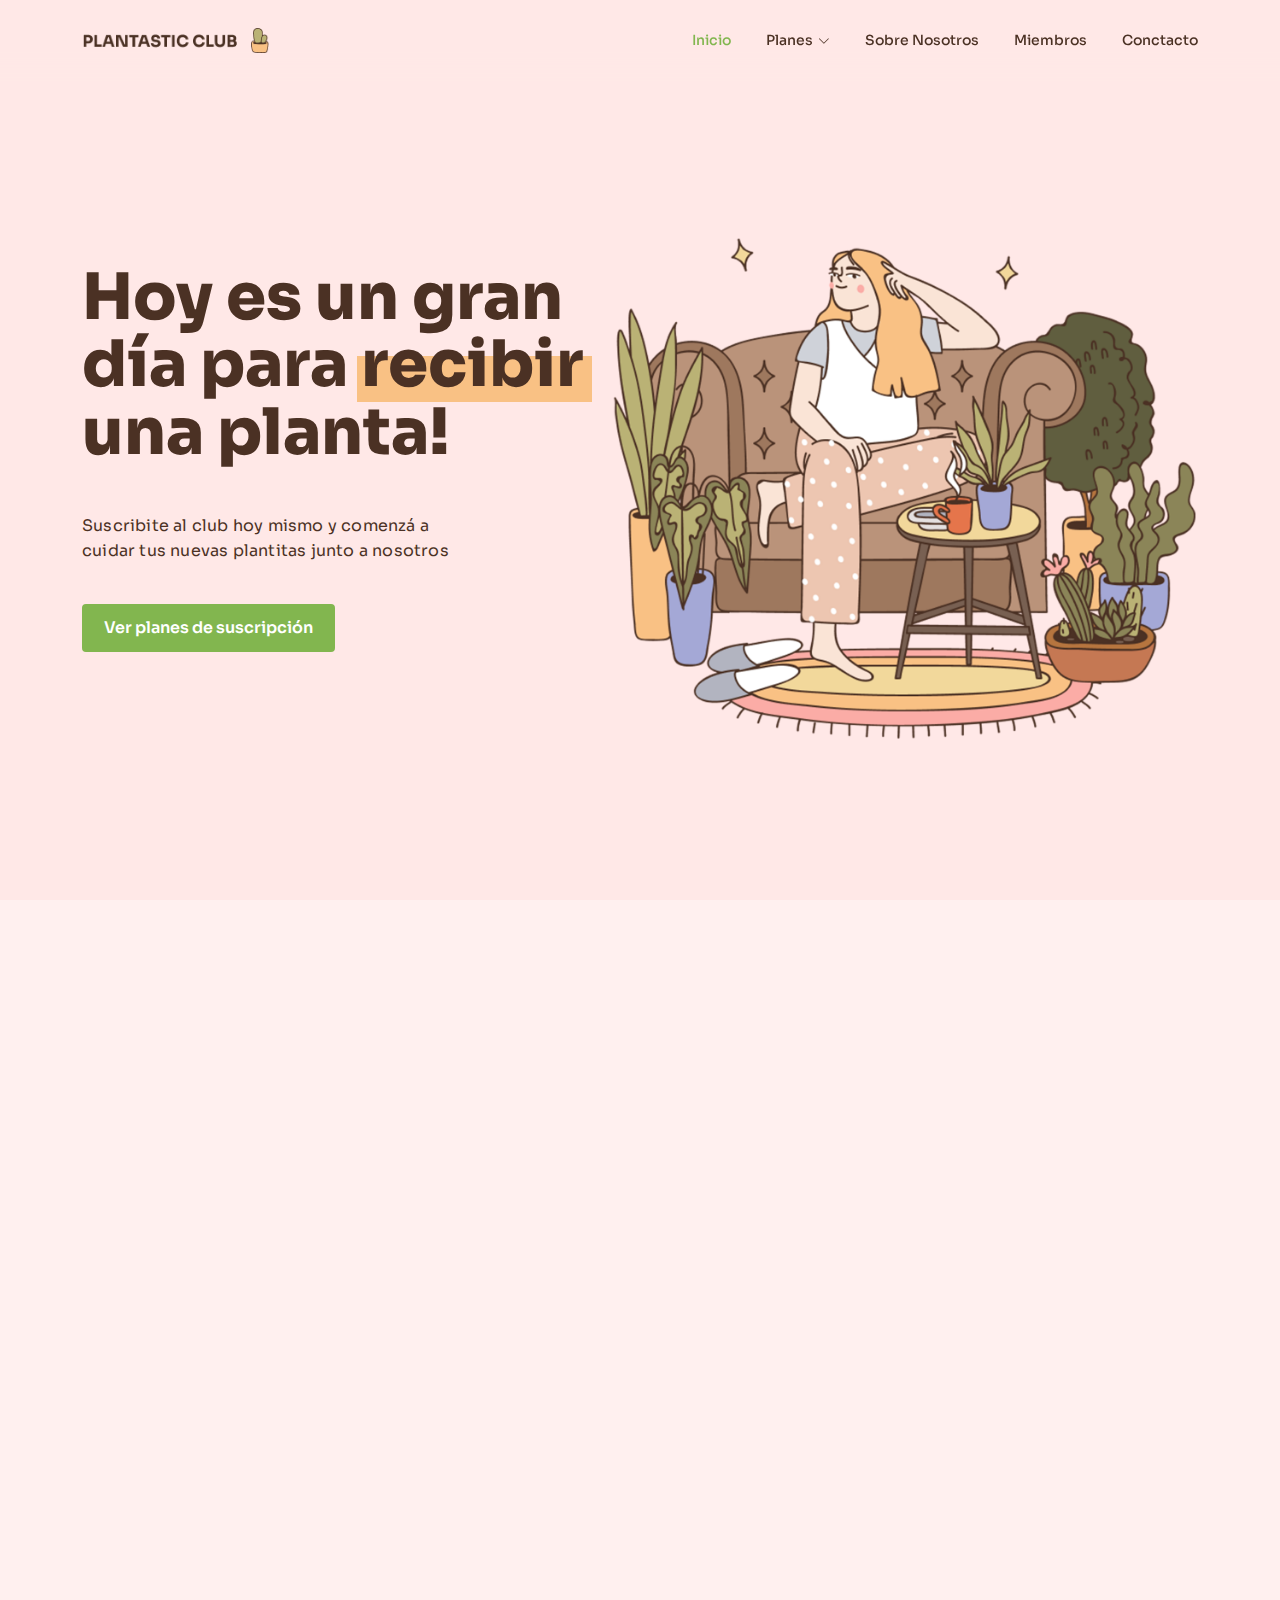
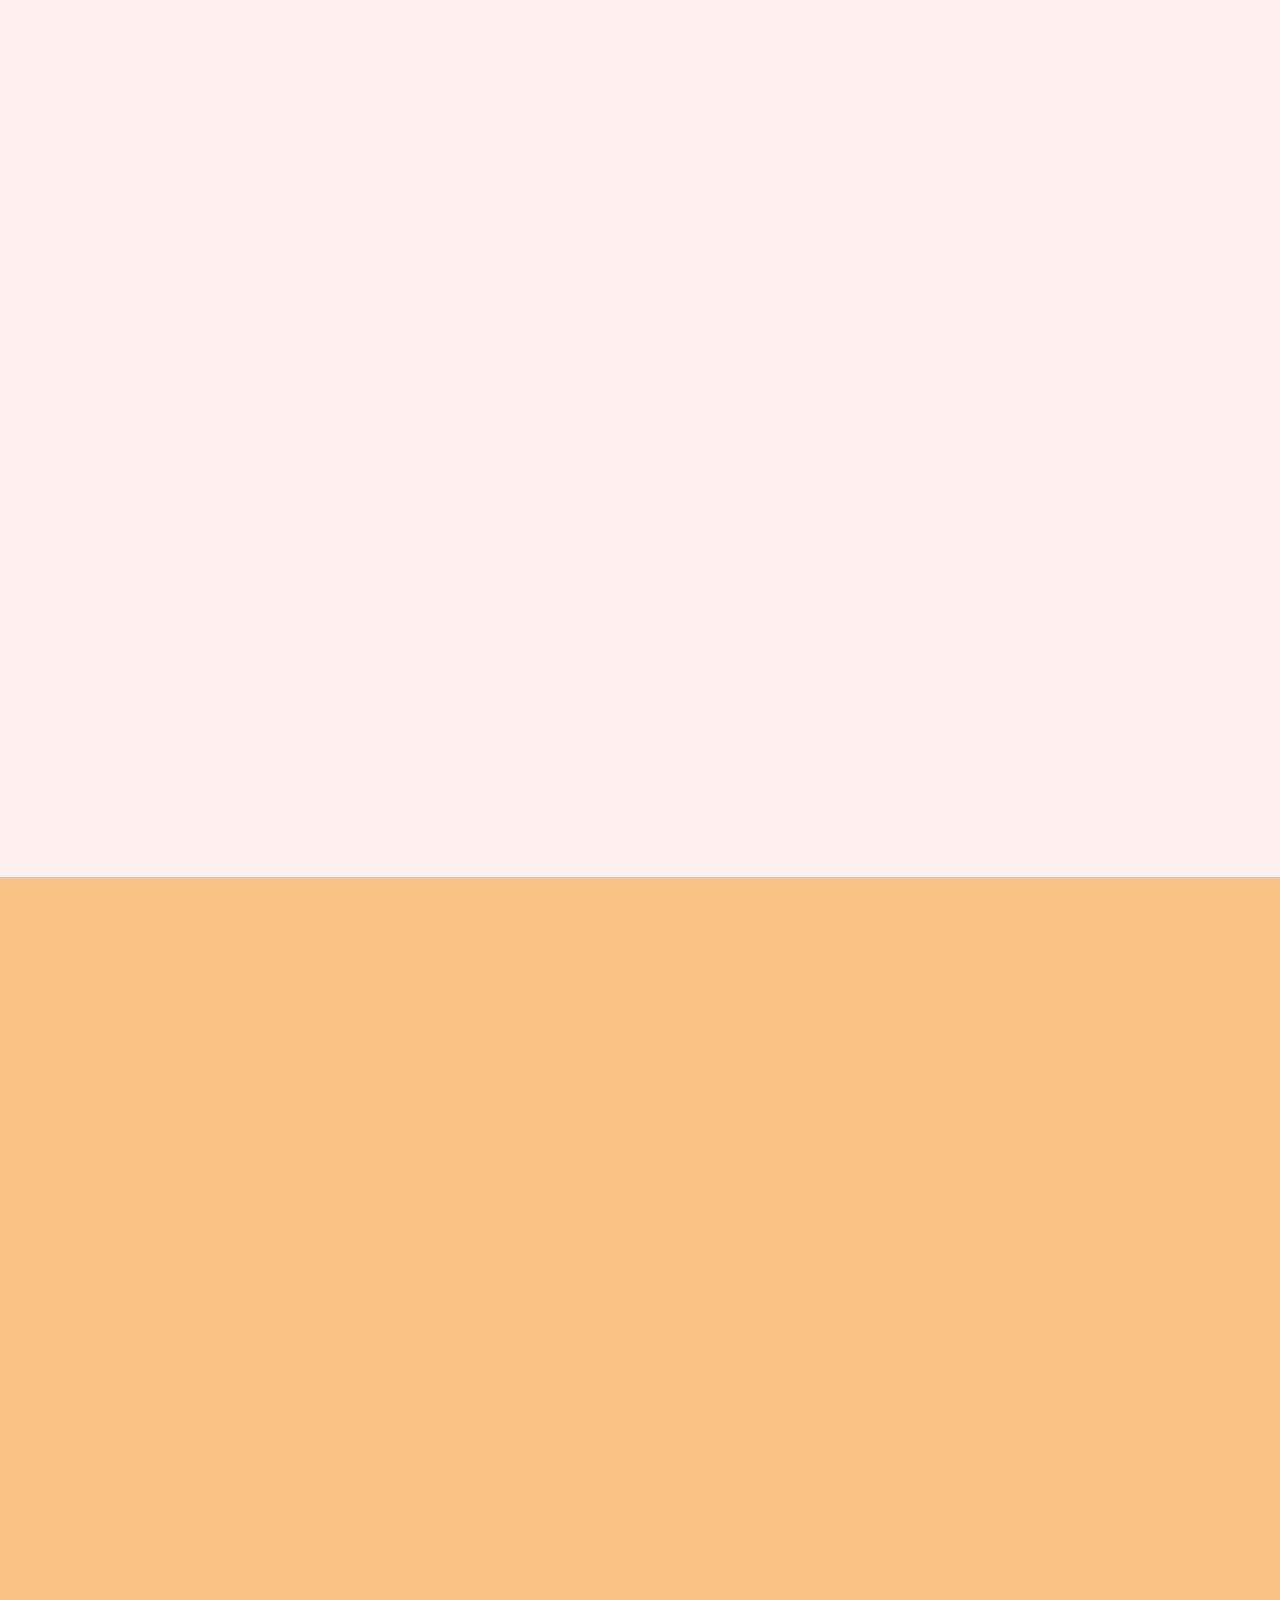
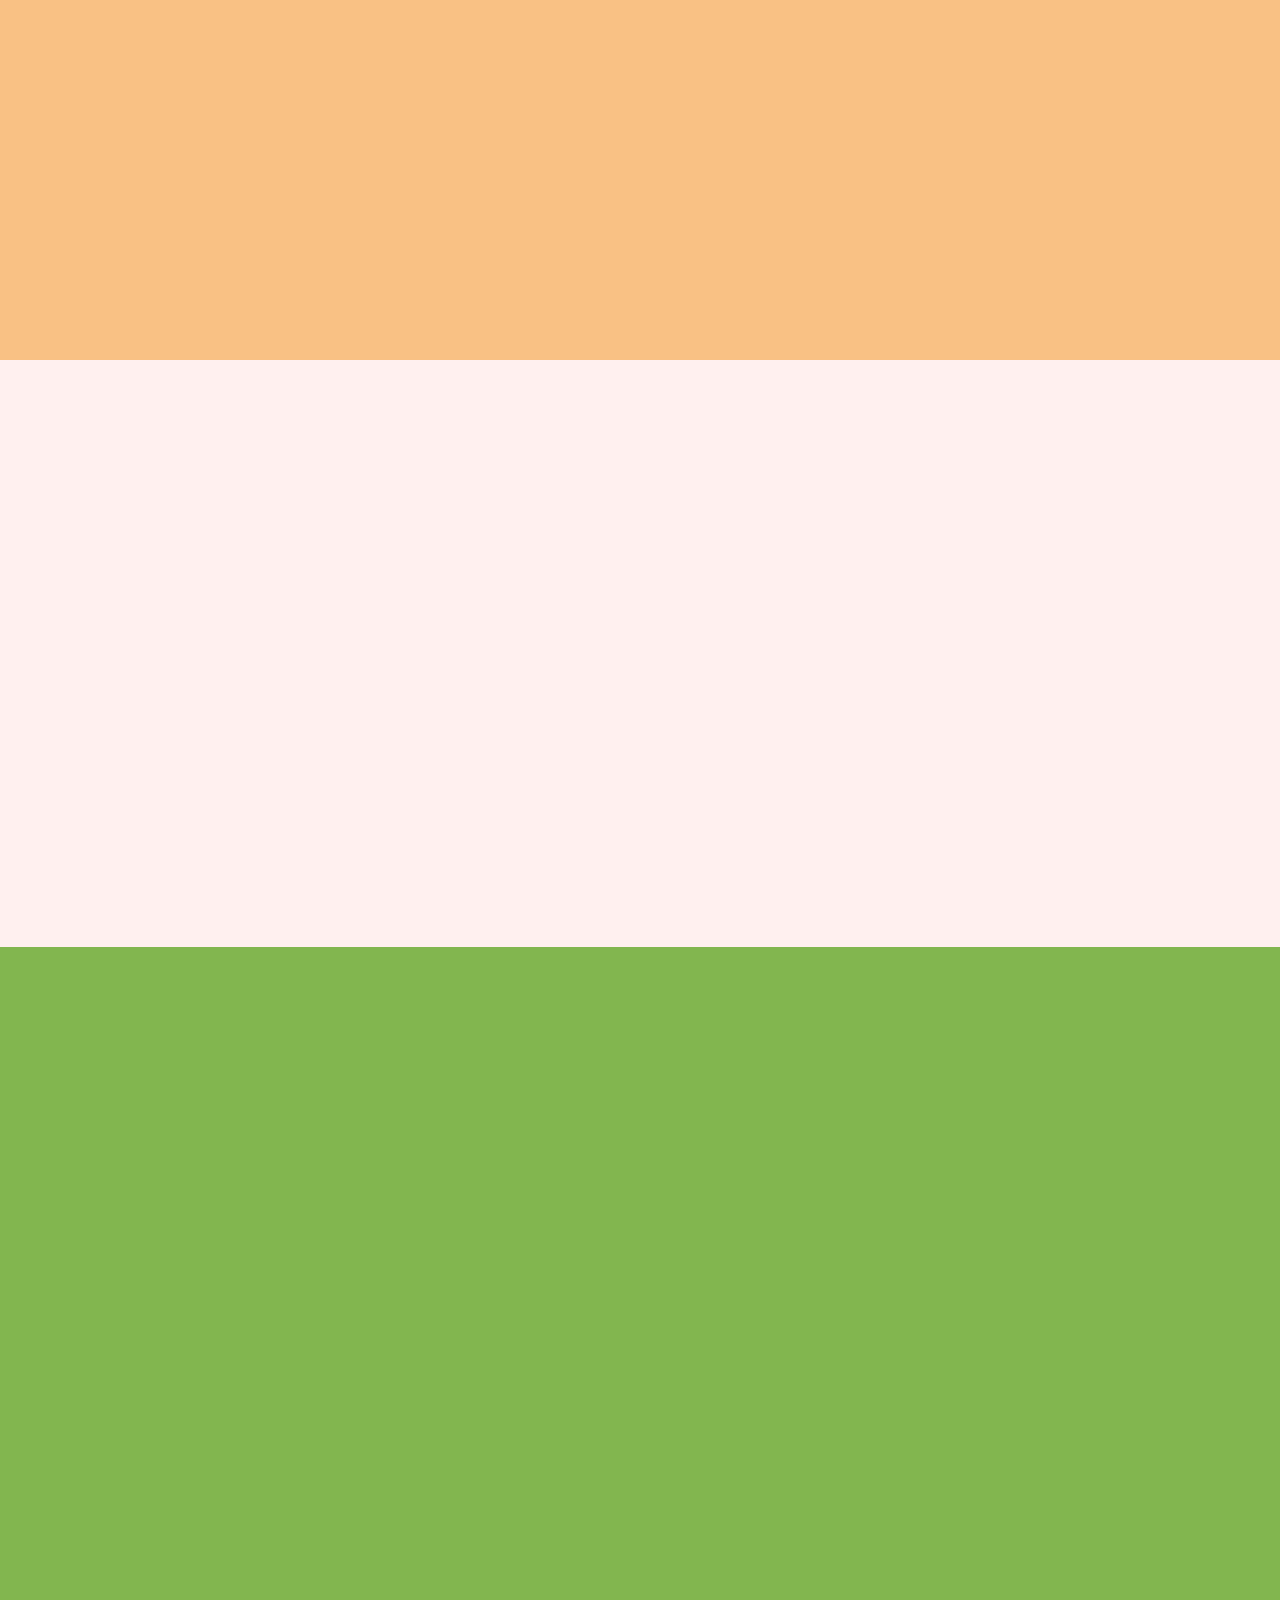
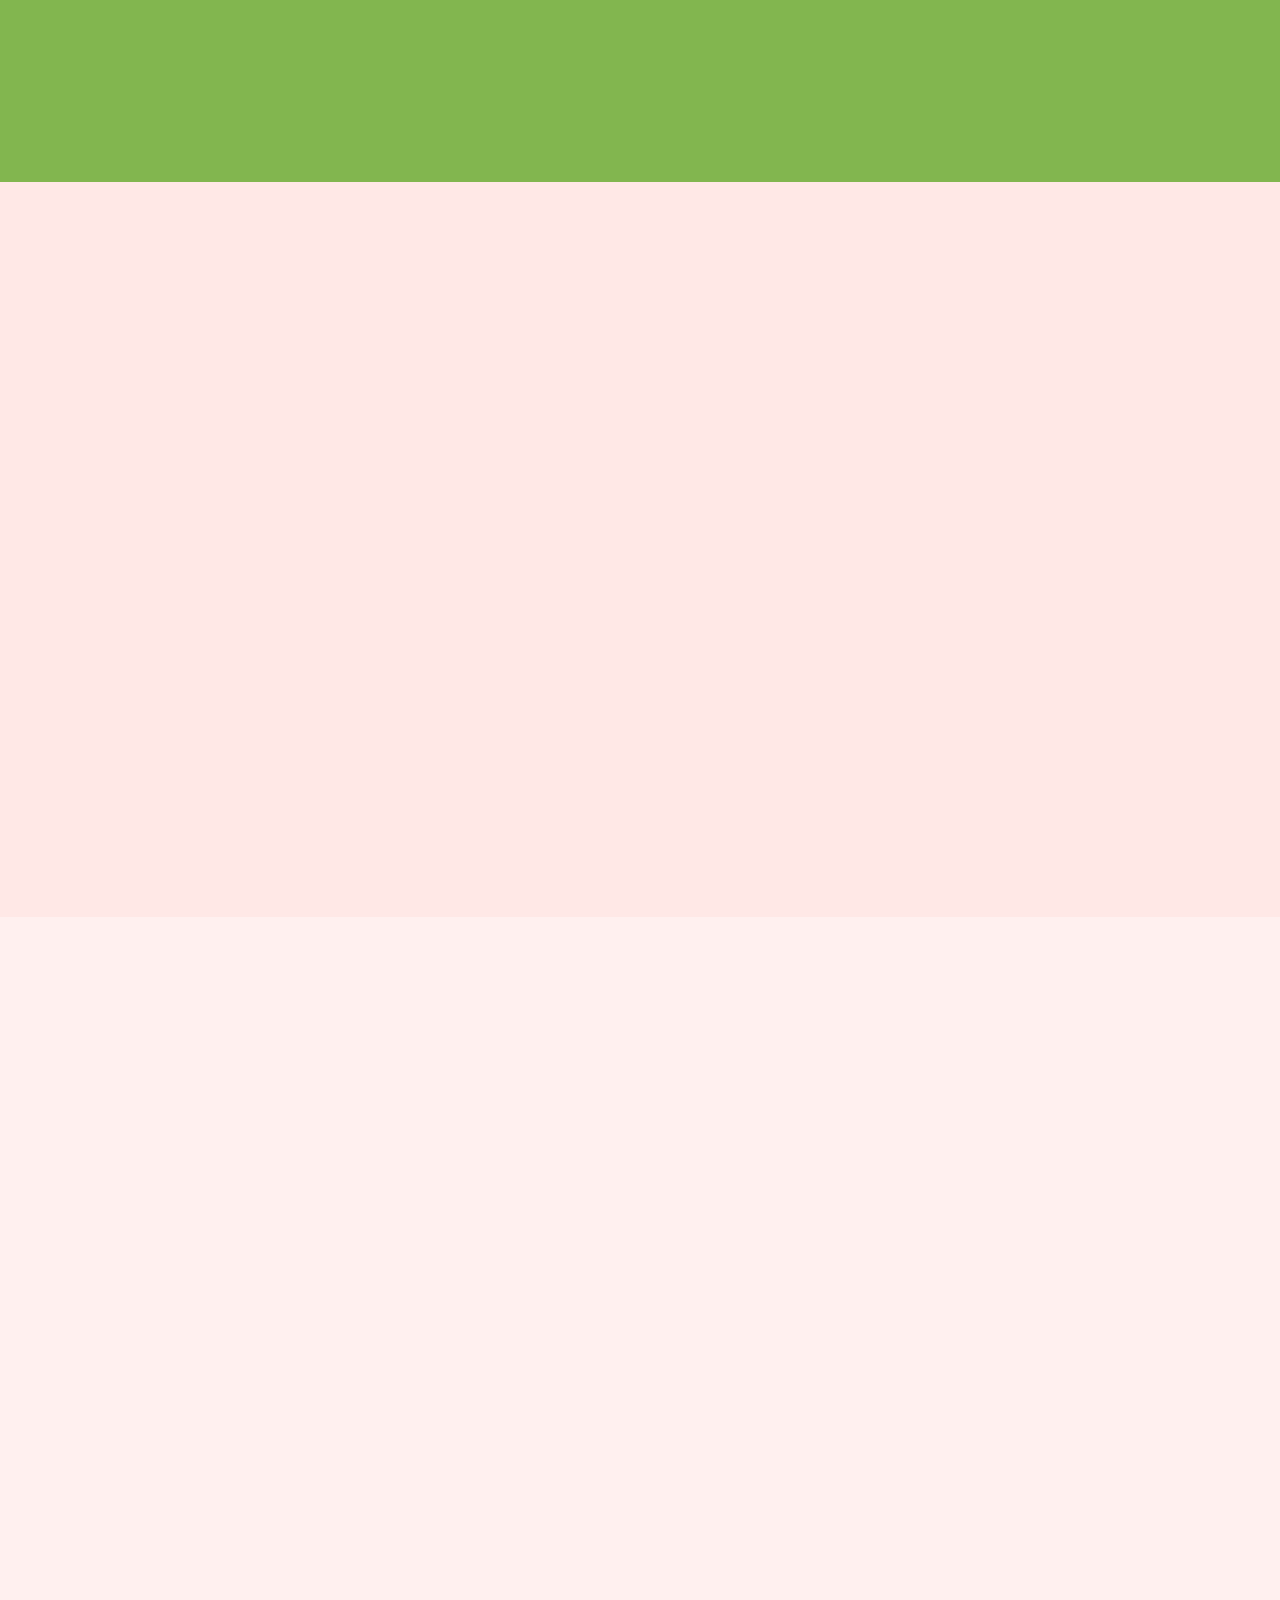
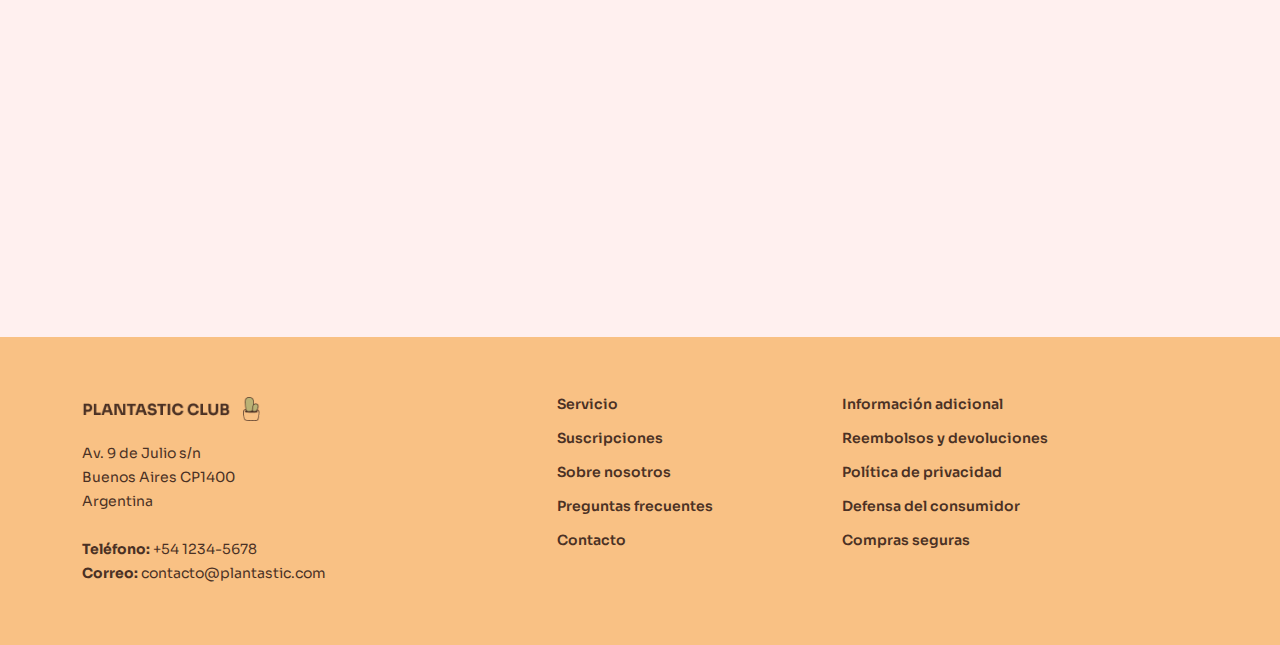
<file: index.html>
<!DOCTYPE html>
<html lang="en">

<head>
  <meta charset="utf-8">
  <meta content="width=device-width, initial-scale=1.0" name="viewport">

  <title>Plantastic Club</title>
  <meta content="" name="description">
  <meta content="" name="keywords">
  <meta content="#ffe8e7" name="theme-color">


  <!-- Favicons -->
  <link href="assets/img/favicon2.png" rel="icon">
  <link href="assets/img/apple-touch-icon.png" rel="apple-touch-icon">

  <!-- Vendor CSS Files -->
  <link href="assets/vendor/aos/aos.css" rel="stylesheet">
  <link href="assets/vendor/bootstrap/css/bootstrap.min.css" rel="stylesheet">
  <link href="assets/vendor/bootstrap-icons/bootstrap-icons.css" rel="stylesheet">
  <link href="assets/vendor/boxicons/css/boxicons.min.css" rel="stylesheet">
  <link href="assets/vendor/glightbox/css/glightbox.min.css" rel="stylesheet">
  <link href="assets/vendor/remixicon/remixicon.css" rel="stylesheet">
  <link href="assets/vendor/swiper/swiper-bundle.min.css" rel="stylesheet">

  <!-- Template Main CSS File -->
  <link href="assets/css/style.css" rel="stylesheet">
  <link href="assets/css/fuentes.css" rel="stylesheet">
</head>

<body>

  <!-- ======= Header ======= -->
  <header id="header" class="fixed-top d-flex align-items-center">
    <div class="container d-flex align-items-center">
      <a href="index.html" class="logo me-auto"><img src="assets/img/logo.png" alt=""></a>

      <nav id="navbar" class="navbar order-last order-lg-0">
        <ul>
          <li><a class="nav-link scrollto active" href="#hero">Inicio</a></li>
          <li class="dropdown"><a href="#pricing"><span>Planes</span> <i class="bi bi-chevron-down"></i></a>
            <ul>
              <li><a href="detalle.html">Plan Jardinero</a></li>
              <li><a href="detalle.html">Plan Botánico</a></li>
              <li><a href="detalle.html">Plan Agricultor</a></li>
            </ul>
          </li>
          <li><a class="nav-link scrollto" href="#nosotros">Sobre Nosotros</a></li>
          <li><a class="nav-link scrollto" href="#miembros">Miembros</a></li>
          <li><a class="nav-link scrollto" href="#contact">Conctacto</a></li>
          
        </ul>
        <i class="bi bi-list mobile-nav-toggle"></i>
      </nav><!-- .navbar -->

      <!--<a href="#about" class="get-started-btn scrollto">¡Suscribirse!</a>-->
    </div>
  </header><!-- End Header -->

  <!-- ======= Hero Section ======= -->
  <section id="hero" class="d-flex align-items-center">

    <div class="container"> <!--data-aos="zoom-out" data-aos-delay="100">-->
      <div class="rowhero justify-content-between">

        <div class="col-xl-6">
          <h1>Hoy es un gran día para
            <span class="highlight-container">
              <span class="highlight">recibir</span>
            </span> una planta!
          </h1>
          <div class="subtitulo-hero col-xl-8">
            <h2>Suscribite al club hoy mismo y comenzá a cuidar tus nuevas plantitas junto a
              nosotros<!--<span class="marca">Club</span>--></h2>
          </div>
          <a class="btn-get-started" href="#pricing">Ver planes de suscripción</a>
          <!-- <a href="#about" class="btn-get-started scrollto">Get Started</a>-->
        </div>

        <div class="col-xl-6 d-flex justify-content-end">
          <img src="assets/img/hero.png" class="img-hero" alt="#">
        </div>
      </div>
    </div>

  </section><!-- End Hero -->

  <main id="main">

    <!-- ======= Team Section ======= -->
    <section id="nuestro" class="team section-servicio">
      <div class="container" data-aos="fade-up">

        <div class="section-title">
          <h4>¿CÓMO FUNCIONA?</h4>
          <h2>Servicio de huerta a puerta</h2>
        </div>

        <div class="rowteam">

          <div class="col-lg-3 d-flex align-items-center">
            <div class="member" data-aos="fade-up" data-aos-delay="100">
              <div class="member-img text-center">
                <img src="assets/img/services/service01.png" class="img-fluid" alt="#">
              </div>
              <div class="member-porque">
                <h4>SELECCIONÁ TU PLAN</h4>
                <p>En muy simples pasos te suscribis y sos parte de nuestro club</p>
              </div>
            </div>
          </div>

          <div class="col-lg-3 d-flex align-items-center">
            <div class="member" data-aos="fade-up" data-aos-delay="100">
              <div class="member-img text-center">
                <img src="assets/img/services/service02.png" class="img-fluid" alt="#">
              </div>
              <div class="member-porque">
                <h4>RECIBÍ EN TU CASA</h4>
                <p>Todos los meses recibirás una nueva plantita sorpresa que cuidar</p>
              </div>
            </div>
          </div>

          <div class="col-lg-3 d-flex align-items-center">
            <div class="member" data-aos="fade-up" data-aos-delay="100">
              <div class="member-img text-center">
                <img src="assets/img/services/service03.png" class="img-fluid" alt="#">
              </div>
              <div class="member-porque">
                <h4>DISFRUTÁ SIN PROBLEMAS</h4>
                <p>Ahora solo te queda enamorarte de las bellezas que te enviaremos</p>
              </div>
            </div>
          </div>


        </div>

      </div>
    </section><!-- End Team Section -->


    <!-- ======= Tabs Section ======= -->
    <section id="tabs" class="tabs">
      <div class="container" data-aos="fade-up">
        <div class="tab-content">
          <div class="tab-pane active show" id="tab-1">

            <div class="row-doble">

              <div class="section-title align-items-center">
                <h4>POR SI TE QUEDAN DUDAS...</h4>
                <h2>¿Por qué ser miembro de nuestro club?</h2>
              </div>

              <div class="col-lg-5 porque-mobile d-flex align-items-center" data-aos="fade-up" data-aos-delay="100">

                <ul>
                  <div class="listita">
                    <li>ATENCIÓN PERSONAL</li>
                    <p>Brindaremos toda la atención posible para que tus plantas tengan el mejor crecimiento a tu lado
                    </p>
                  </div>

                  <div class="listita">
                    <li>TRABAJO PROFESIONAL</li>
                    <p>Nuestro equipo seleccionará tus plantas con un cuidado minucioso, para así, brindarte un
                      excelente servicio
                    </p>
                  </div>

                  <div class="listita-fin">
                    <li>NO NECESITARÁS EXPERIENCIA</li>
                    <p>Recibirás instrucciones en todo momento para saber cómo conservar las plantitas en el mejor
                      estado
                    </p>
                  </div>
                </ul>

              </div>


              <div class="col-lg-5 d-flex justify-content-end" data-aos="fade-up" data-aos-delay="200">
                <img src="assets/img/porque/porque-3.png" alt="¿Por qué?" class="img-porque">
              </div>
            </div>
          </div>
        </div>
      </div>
    </section><!-- End Tabs Section -->


    <!-- ======= Pricing Section ======= -->
    <section id="pricing" class="pricing section-price">
      <div class="container" data-aos="fade-up">

        <div class="section-precios align-items-center">
          <h4>ELEGÍ TU PLAN</h4>
          <h2>¡Es el momento de suscribirse!</h2>
        </div>

        <div class="row-price">

          <div class="col-lg-3 col-md-6 mt-4 mt-md-0">
            <div class="box" data-aos="fade-up" data-aos-delay="100">
              <img src="assets/img/box/planjardinero.png" alt="Box" class="img-box">
              <h2>PLAN JARDINERO</h2>
              <h4>SUSCRIPCIÓN DE 3 MESES</h4>
              <ul>

                <li><i class="bi bi-check-circle-fill" style="padding-right: 8px;"></i>Planta del mes con maceta</li>
                <li><i class="bi bi-check-circle-fill" style="padding-right: 8px;"></i>Herramientas de jardinería</li>
                <li><i class="bi bi-check-circle-fill" style="padding-right: 8px;"></i>Guía instructiva para cuidar</li>

              </ul>
              <div class="precios">
                <h3>AR$ 3499<span> /mes</span></h3>
                <div class="btn-wrap-none" href="detalle.html">
                  <a class="btn-buy-featured" href="detalle.html">¡Quiero este plan!</a>
                </div>
              </div>
            </div>
          </div>

          <div class="col-lg-3 col-md-6 mt-4 mt-md-0">
            <div class="box featured" data-aos="fade-up" data-aos-delay="100">
              <img src="assets/img/box/planbotanico.png" alt="Box" class="img-box">
              <h2>PLAN BOTÁNICO</h2>
              <h4>SUSCRIPCIÓN DE 12 MESES</h4>
              <ul>

                <li><i class="bi bi-check-circle-fill" style="padding-right: 8px;"></i>Planta del mes con maceta</li>
                <li><i class="bi bi-check-circle-fill" style="padding-right: 8px;"></i>Herramientas de jardinería</li>
                <li><i class="bi bi-check-circle-fill" style="padding-right: 8px;"></i>Guía instructiva para cuidar</li>
                <li style="color: #82B64F;"><i class="bi bi-gift-fill" style="color: #82B64F;padding-top: 14px; padding-right: 8px;"></i>Regalo sorpresa mensual</li>
                <li style="color: #82B64F;"><i class="bi bi-youtube" style="color: #82B64F; padding-top: 14px; padding-right: 8px;"></i>Acceso a contenidos de YouTube todos los meses</li>

              </ul>
              <h5 class="destacado">AR$ 2499<span> /mes</span></h5>
              <div class="btn-wrap" href="detalle.html">
                <a class="btn-buy-featured" href="detalle.html">¡Quiero este plan!</a>
              </div>
            </div>
          </div>

          <div class="col-lg-3 col-md-6 mt-4 mt-md-0">
            <div class="box" data-aos="fade-up" data-aos-delay="100">
              <img src="assets/img/box/planagricultor.png" alt="Box" class="img-box">
              <h2>PLAN AGRICULTOR</h2>
              <h4>SUSCRIPCIÓN DE 6 MESES</h4>
              <ul>

                <li><i class="bi bi-check-circle-fill" style="padding-right: 8px;"></i>Planta del mes con maceta</li>
                <li><i class="bi bi-check-circle-fill" style="padding-right: 8px;"></i>Herramientas de jardinería</li>
                <li><i class="bi bi-check-circle-fill" style="padding-right: 8px;"></i>Guía instructiva para cuidar</li>
                <li style="color: #82B64F;"><i class="bi bi-gift-fill" style="color: #82B64F;padding-top: 14px; padding-right: 8px;"></i>Regalo sorpresa mensual</li>

              </ul>
              <div class="precios">
                <h3>AR$ 2999<span> /mes</span></h3>
                <div class="btn-wrap-none" href="detalle.html">
                  <a class="btn-buy-featured" href="detalle.html">¡Quiero este plan!</a>
                </div>
              </div>
            </div>
          </div>

        </div>

    </section><!-- End Pricing Section -->


    <!-- ======= Tabs Section ======= -->
    <section id="nosotros" class="tabs">
      <div class="container" data-aos="fade-up">

        <div class="row-doble-about">

          <div class="section-about col-lg-5 d-flex" data-aos="fade-up" data-aos-delay="100">
            <h4>NO NACIMOS DE UN REPOLLO</h4>
            <h2>Conocé un poco sobre nosotros</h2>
            <p>Somos un experimentado grupo de ingenieros agrónomos oriundos de Misiones. Nuestro plan fue unirnos
              para mejorar la calidad de vida de las familias, concientizando sobre los cuidados al respecto de
              las plantas de interior.</p>
          </div>

          <div class="col-lg-5 d-flex" data-aos="fade-up" data-aos-delay="200">
            <img src="assets/img/nosotros/about.png" alt="¿Por qué?" class="img-porque">
          </div>

        </div>
      </div>

    </section><!-- End Tabs Section -->

    <!-- ======= Miembros Section ======= -->

    <section id="miembros" class="miembros">
      <div class="container" data-aos="fade-up">

        <div class="row-doble-reseña">
          <div class="section-title resenas-miembros align-items-center">
            <h4>NUESTRA COMUNIDAD</h4>
            <h2>Las reseñas de nuestros miembros</h2>
          </div>
        </div>

        <div id="carouselExampleIndicators" class="carousel slide" data-bs-ride="carousel">

          <div class="carousel-indicators">
            <button type="button" data-bs-target="#carouselExampleIndicators" data-bs-slide-to="0" class="active"
              aria-current="true" aria-label="Slide 1"></button>
            <button type="button" data-bs-target="#carouselExampleIndicators" data-bs-slide-to="1"
              aria-label="Slide 2"></button>
            <button type="button" data-bs-target="#carouselExampleIndicators" data-bs-slide-to="2"
              aria-label="Slide 3"></button>
          </div>

          <div class="carousel-inner">

            <div class="carousel-item active">

              <div class="row-doble-reseña">
                <div class="col-lg-4 d-flex" id="reseña" data-aos="fade-up" data-aos-delay="100">
                  <div class="comentario">
                    <img src="assets/img/reseñas/cristian-perfil.png" alt="">
                    <h3>CRISTIAN RODRÍGUEZ</h3>
                    <h5>Miembro del Plan Botánico</h5>
                    <p>“Estoy muy feliz de cómo crecen todas las plantas que fui recibiendo para mi living”</p>
                  </div>
                </div>
                <div class="col-lg-5 d-flex" data-aos="fade-up" data-aos-delay="200">
                  <img src="assets/img/reseñas/cristian.png" alt="¿Por qué?" class="img-porque">
                </div>
              </div>

            </div>

            <div class="carousel-item active">

              <div class="row-doble-reseña">
                <div class="col-lg-4 d-flex" id="reseña" data-aos="fade-up" data-aos-delay="100">
                  <div class="comentario">
                    <img src="assets/img/reseñas/cristian-perfil.png" alt="">
                    <h3>CRISTIAN RODRÍGUEZ</h3>
                    <h5>Miembro del Plan Botánico</h5>
                    <p>“Estoy muy feliz de cómo crecen todas las plantas que fui recibiendo para mi living”</p>
                  </div>
                </div>
                <div class="col-lg-5 d-flex" data-aos="fade-up" data-aos-delay="200">
                  <img src="assets/img/reseñas/cristian.png" alt="¿Por qué?" class="img-porque">
                </div>
              </div>

            </div>

            <div class="carousel-item active">

              <div class="row-doble-reseña">
                <div class="col-lg-4 d-flex" id="reseña" data-aos="fade-up" data-aos-delay="100">
                  <div class="comentario">
                    <img src="assets/img/reseñas/cristian-perfil.png" alt="">
                    <h3>CRISTIAN RODRÍGUEZ</h3>
                    <h5>Miembro del Plan Botánico</h5>
                    <p>“Estoy muy feliz de cómo crecen todas las plantas que fui recibiendo para mi living”</p>
                  </div>
                </div>
                <div class="col-lg-5 d-flex" data-aos="fade-up" data-aos-delay="200">
                  <img src="assets/img/reseñas/cristian.png" alt="¿Por qué?" class="img-porque">
                </div>
              </div>

            </div>

          </div>

        </div>


      </div>
    </section><!-- End Tabs Section -->


    <!-- ======= Favoritas ======= -->
    <section id="favoritas" class="favoritas">
      <div class="container" data-aos="fade-up">

        <div class="row-doble-reseña">
          <div class="section-title align-items-center">
            <h4>LAS PLANTITAS DE AGOSTO</h4>
            <h2>Sus favoritas del mes pasado</h2>
            <p>Se acerca la primavera y nosotros ya enviamos las mejores plantitas para la época. Si te gustaron estas,
              preparate para las que se vienen...</p>
          </div>
        </div>

        <div class="seccion-favoritas">

          <div class="plantas">
            <img src="assets/img/plantas/planta01.png" alt="">
            <h5>Ver más <img class="flecha" src="assets/img/plantas/vector.svg" alt=""></h5>
          </div>
          <div class="plantas">
            <img src="assets/img/plantas/planta02.png" alt="">
            <h5>Ver más <img class="flecha" src="assets/img/plantas/vector.svg" alt=""></h5>
          </div>
          <div class="plantas">
            <img src="assets/img/plantas/planta03.png" alt="">
            <h5>Ver más <img class="flecha" src="assets/img/plantas/vector.svg" alt=""></h5>
          </div>
          <div class="plantas">
            <img src="assets/img/plantas/planta04.png" alt="">
            <h5>Ver más <img class="flecha" src="assets/img/plantas/vector.svg" alt=""></h5>
          </div>
        </div>

    </section>

    <!-- ======= Frequently Asked Questions Section ======= -->
    <section id="faq" class="faq">
      <div class="container" data-aos="fade-up">

        <div class="section-title">
          <h2>Preguntas más frecuentes</h2>
        </div>

        <div class="row-faq">
          <div class="col-lg-5">
            <ul class="faq-list accordion" data-aos="fade-up">

              <li>
                <a data-bs-toggle="collapse" class="collapsed" data-bs-target="#faq1">¿Cuando puedo cancelar mi
                  suscripción?
                  <i class="bx bx-chevron-down icon-show"></i><i class="bx bx-x icon-close"></i></a>
                <div id="faq1" class="collapse" data-bs-parent=".faq-list">
                  <p>
                    Sí, en cualquier momento que quieras y te devolveremos el dinero por el tiempo que te suscribiste.
                  </p>
                </div>
              </li>

              <li>
                <a data-bs-toggle="collapse" data-bs-target="#faq2" class="collapsed">¿Cuáles son los métodos de
                  pago?
                  <i class="bx bx-chevron-down icon-show"></i><i class="bx bx-x icon-close"></i></a>
                <div id="faq2" class="collapse" data-bs-parent=".faq-list">
                  <p>
                    Podés suscribirte con tarjetas de crédito, débito y otros medios de pago digitales como PayPal, Apple Pay, Mercado Pago o Modo.
                  </p>
                </div>
              </li>

              <li>
                <a data-bs-toggle="collapse" data-bs-target="#faq3" class="collapsed">¿Puedo cambiarme a un plan
                  superior al que tengo?
                  <i class="bx bx-chevron-down icon-show"></i><i class="bx bx-x icon-close"></i></a>
                <div id="faq3" class="collapse" data-bs-parent=".faq-list">
                  <p>
                    Sí y de manera muy sencilla. Si deseas aumentar tu plan te comunicás con nosotros y generamos la nueva suscripción.
                  </p>
                </div>
              </li>

            </ul>
          </div>


          <div class="col-lg-5">
            <ul class="faq-list accordion" data-aos="fade-up">

              <li>
                <a data-bs-toggle="collapse" data-bs-target="#faq4" class="collapsed">¿Cuánto tiempo tarda en llegar
                  mi
                  primer planta?<i class="bx bx-chevron-down icon-show"></i><i class="bx bx-x icon-close"></i></a>
                <div id="faq4" class="collapse" data-bs-parent=".faq-list">
                  <p>
                    Puede demorar entre 3 y 10 días hábiles dependiendo de la ubicación de entrega.
                  </p>
                </div>
              </li>

              <li>
                <a data-bs-toggle="collapse" data-bs-target="#faq5" class="collapsed">¿Cómo se realiza el envío?<i
                    class="bx bx-chevron-down icon-show"></i><i class="bx bx-x icon-close"></i></a>
                <div id="faq5" class="collapse" data-bs-parent=".faq-list">
                  <p>
                    El envío viene incluido con la suscripción y lo entrega nuestro transporte de confianza con mucho cuidado.
                  </p>
                </div>
              </li>

              <li>
                <a data-bs-toggle="collapse" data-bs-target="#faq6" class="collapsed">¿Puedo saber que planta me
                  tocará cada mes?<i class="bx bx-chevron-down icon-show"></i><i class="bx bx-x icon-close"></i></a>
                <div id="faq6" class="collapse" data-bs-parent=".faq-list">
                  <p>
                    No, las plantas son sorpresa y de eso se trata nuestra suscripción. Igualmente no hay de que preocuparse porque son todas hermosas y te van a encantar.
                  </p>
                </div>
              </li>

            </ul>
          </div>
        </div>

      </div>
    </section><!-- End Frequently Asked Questions Section -->


    <!-- ======= Contact Section ======= -->
    <section id="contact" class="contact">
      <div class="container" data-aos="fade-up">



        <div class="row justify-content-around" data-aos="fade-up" data-aos-delay="100">

          <div class="section-contacto col-lg-4">
            <h2>¿Te quedó alguna duda?</h2>
            <p>No dudes en consultar y te ayudaremos con lo que necesites.</p>
          </div>

          <div class="col-lg-6">
            <form action="forms/contact.php" method="post" role="form" class="php-email-form">
              <div class="row">
                <div class="col form-group">
                  <input type="text" name="name" class="form-control" id="name" placeholder="Nombre y Apellido"
                    required>
                </div>
                <div class="col form-group">
                  <input type="email" class="form-control" name="email" id="email" placeholder="Correo electrónico"
                    required>
                </div>
              </div>
              <div class="form-group">
                <input type="text" class="form-control" name="subject" id="subject" placeholder="Asunto" required>
              </div>
              <div class="form-group">
                <textarea class="form-control" name="message" rows="5" placeholder="Mensaje" required></textarea>
              </div>
              <div class="my-3">
                <div class="loading">Loading</div>
                <div class="error-message"></div>
                <div class="sent-message">Your message has been sent. Thank you!</div>
              </div>
              <div ><button type="submit">Enviar mensaje</button></div>
            </form>
          </div>

        </div>

      </div>
    </section><!-- End Contact Section -->

  </main><!-- End #main -->

  <!-- ======= Footer ======= -->
  <footer id="footer">

    <div class="footer-top">
      <div class="container">
        <div class="row justify-content-between">

          <div class="col-lg-4 col-md-6 footer-contact">
            <img src="assets/img/logo.png" alt="">
            <p style="margin-top: 20px;color: #4B3124;">
              Av. 9 de Julio s/n<br>
              Buenos Aires CP1400<br>
              Argentina<br><br>
              <strong>Teléfono:</strong> +54 1234-5678<br>
              <strong>Correo:</strong> contacto@plantastic.com<br>
            </p>
          </div>

          <div class="col-lg-2 col-md-6 footer-links">
          
            <ul>
              <li><a href="#">Servicio</a></li>
              <li><a href="#">Suscripciones</a></li>
              <li><a href="#">Sobre nosotros</a></li>
              <li><a href="#">Preguntas frecuentes</a></li>
              <li><a href="#">Contacto</a></li>
            </ul>

          </div>

          <div class="col-lg-4 col-md-6 footer-links">
            
            <ul>
              <li><a href="#">Información adicional</a></li>
              <li><a href="#">Reembolsos y devoluciones</a></li>
              <li><a href="#">Política de privacidad</a></li>
              <li><a href="#">Defensa del consumidor</a></li>
              <li><a href="#">Compras seguras</a></li>
            </ul>
            
          </div>

        </div>
      </div>
    </div>

    <!--<div class="container d-md-flex py-4">

      <div class="me-md-auto text-center text-md-start">
        <div class="copyright">
          &copy; Copyright <strong><span>Presento</span></strong>. All Rights Reserved
        </div>
        <div class="credits"> -->
          <!-- All the links in the footer should remain intact. -->
          <!-- You can delete the links only if you purchased the pro version. -->
          <!-- Licensing information: https://bootstrapmade.com/license/ -->
          <!-- Purchase the pro version with working PHP/AJAX contact form: https://bootstrapmade.com/presento-bootstrap-corporate-template/ -->
          <!--Designed by <a href="https://bootstrapmade.com/">BootstrapMade</a>
        </div>
      </div>
      <div class="social-links text-center text-md-end pt-3 pt-md-0">
        <a href="#" class="twitter"><i class="bx bxl-twitter"></i></a>
        <a href="#" class="facebook"><i class="bx bxl-facebook"></i></a>
        <a href="#" class="instagram"><i class="bx bxl-instagram"></i></a>
        <a href="#" class="google-plus"><i class="bx bxl-skype"></i></a>
        <a href="#" class="linkedin"><i class="bx bxl-linkedin"></i></a>
      </div>
    </div>-->
  </footer><!-- End Footer -->

  <a href="#" class="back-to-top d-flex align-items-center justify-content-center"><i
      class="bi bi-arrow-up-short"></i></a>

  <!-- Vendor JS Files -->
  <script src="assets/vendor/purecounter/purecounter_vanilla.js"></script>
  <script src="assets/vendor/aos/aos.js"></script>
  <script src="assets/vendor/bootstrap/js/bootstrap.bundle.min.js"></script>
  <script src="assets/vendor/glightbox/js/glightbox.min.js"></script>
  <script src="assets/vendor/isotope-layout/isotope.pkgd.min.js"></script>
  <script src="assets/vendor/swiper/swiper-bundle.min.js"></script>
  <script src="assets/vendor/php-email-form/validate.js"></script>

  <!-- Template Main JS File -->
  <script src="assets/js/main.js"></script>

</body>

</html>
</file>
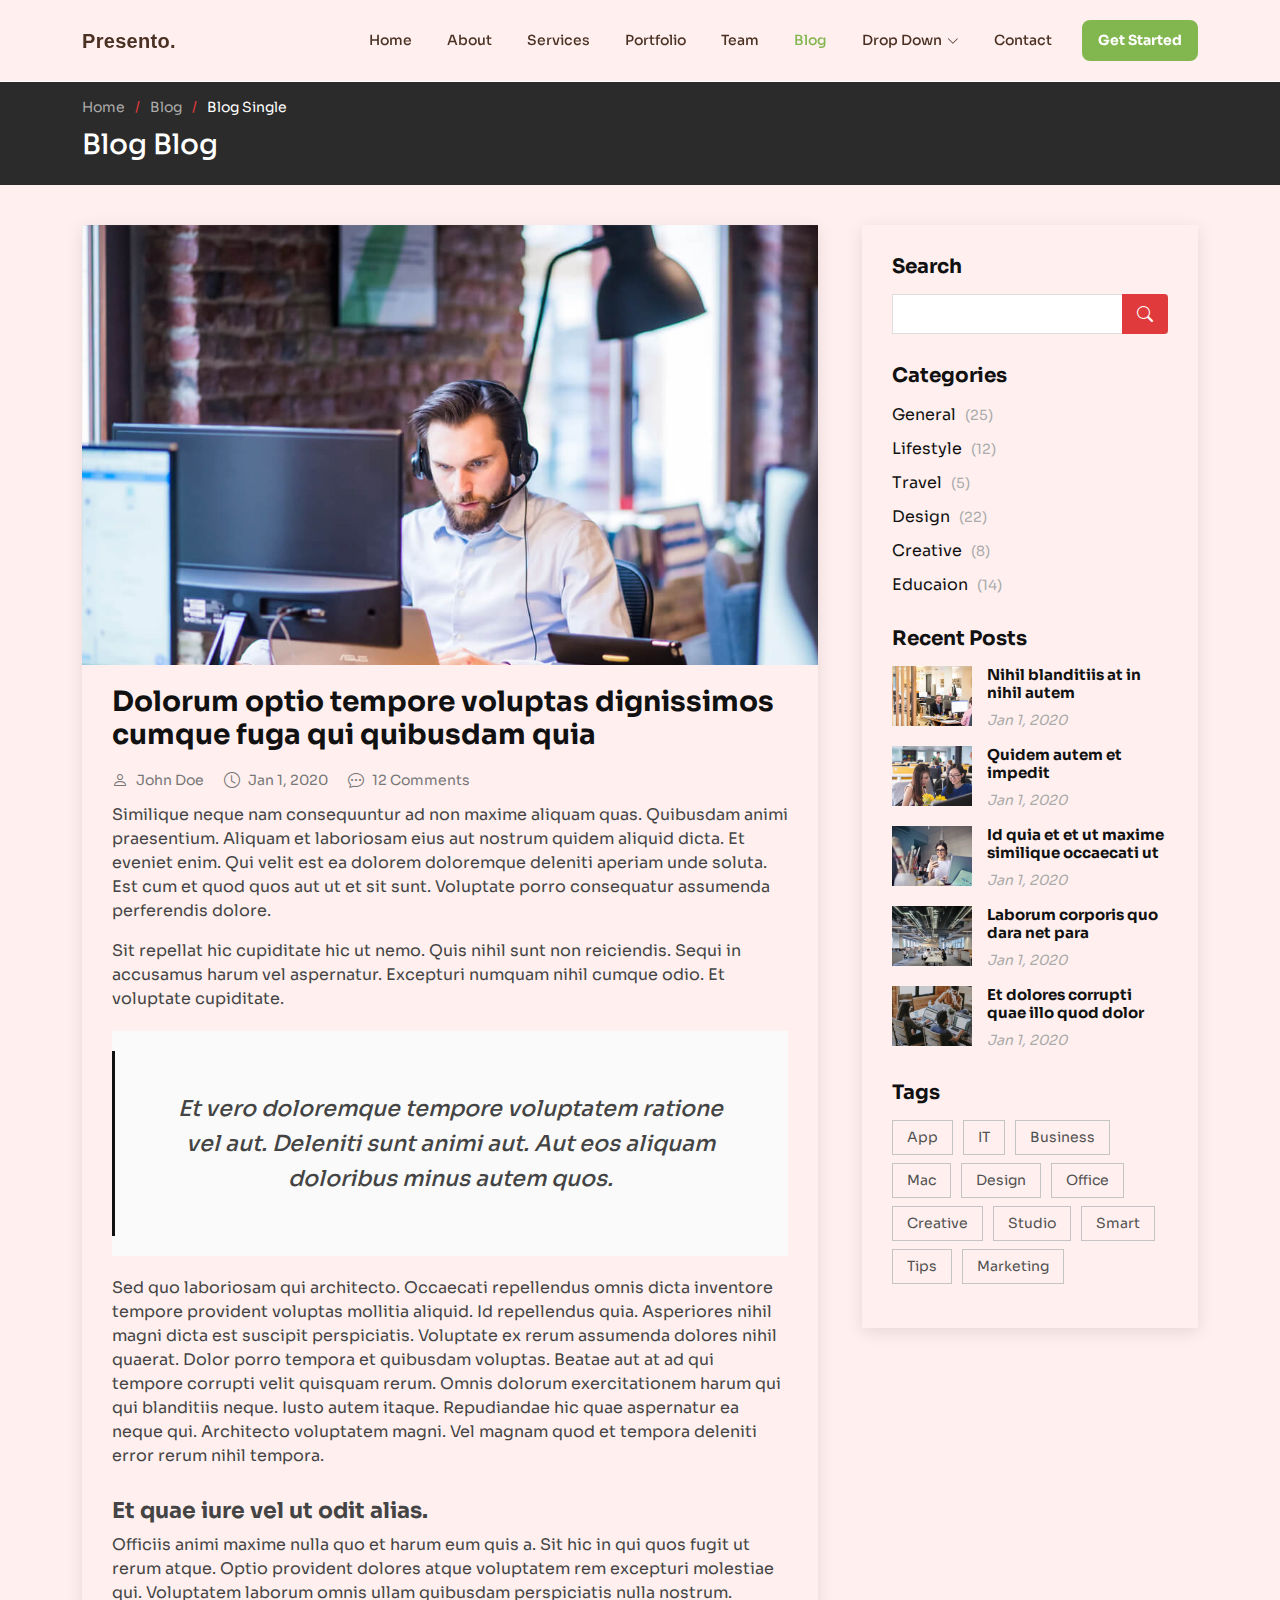
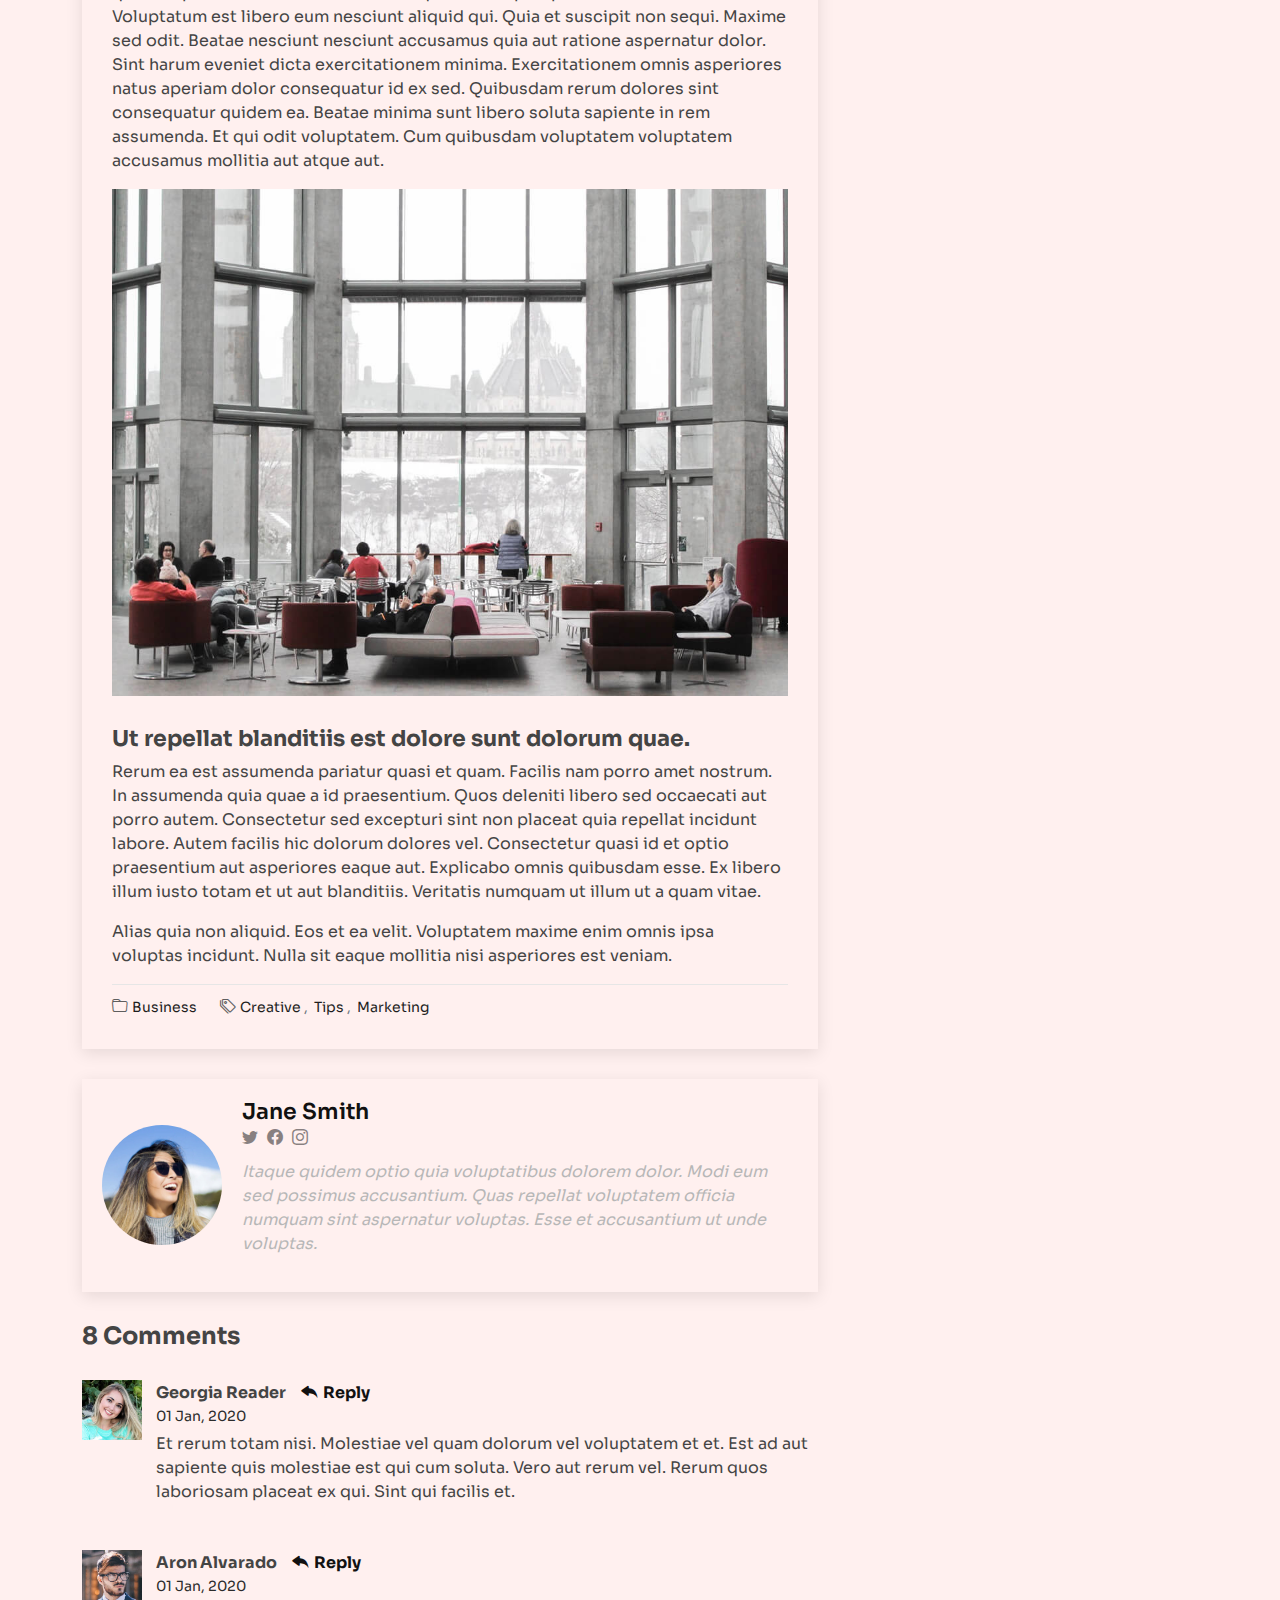
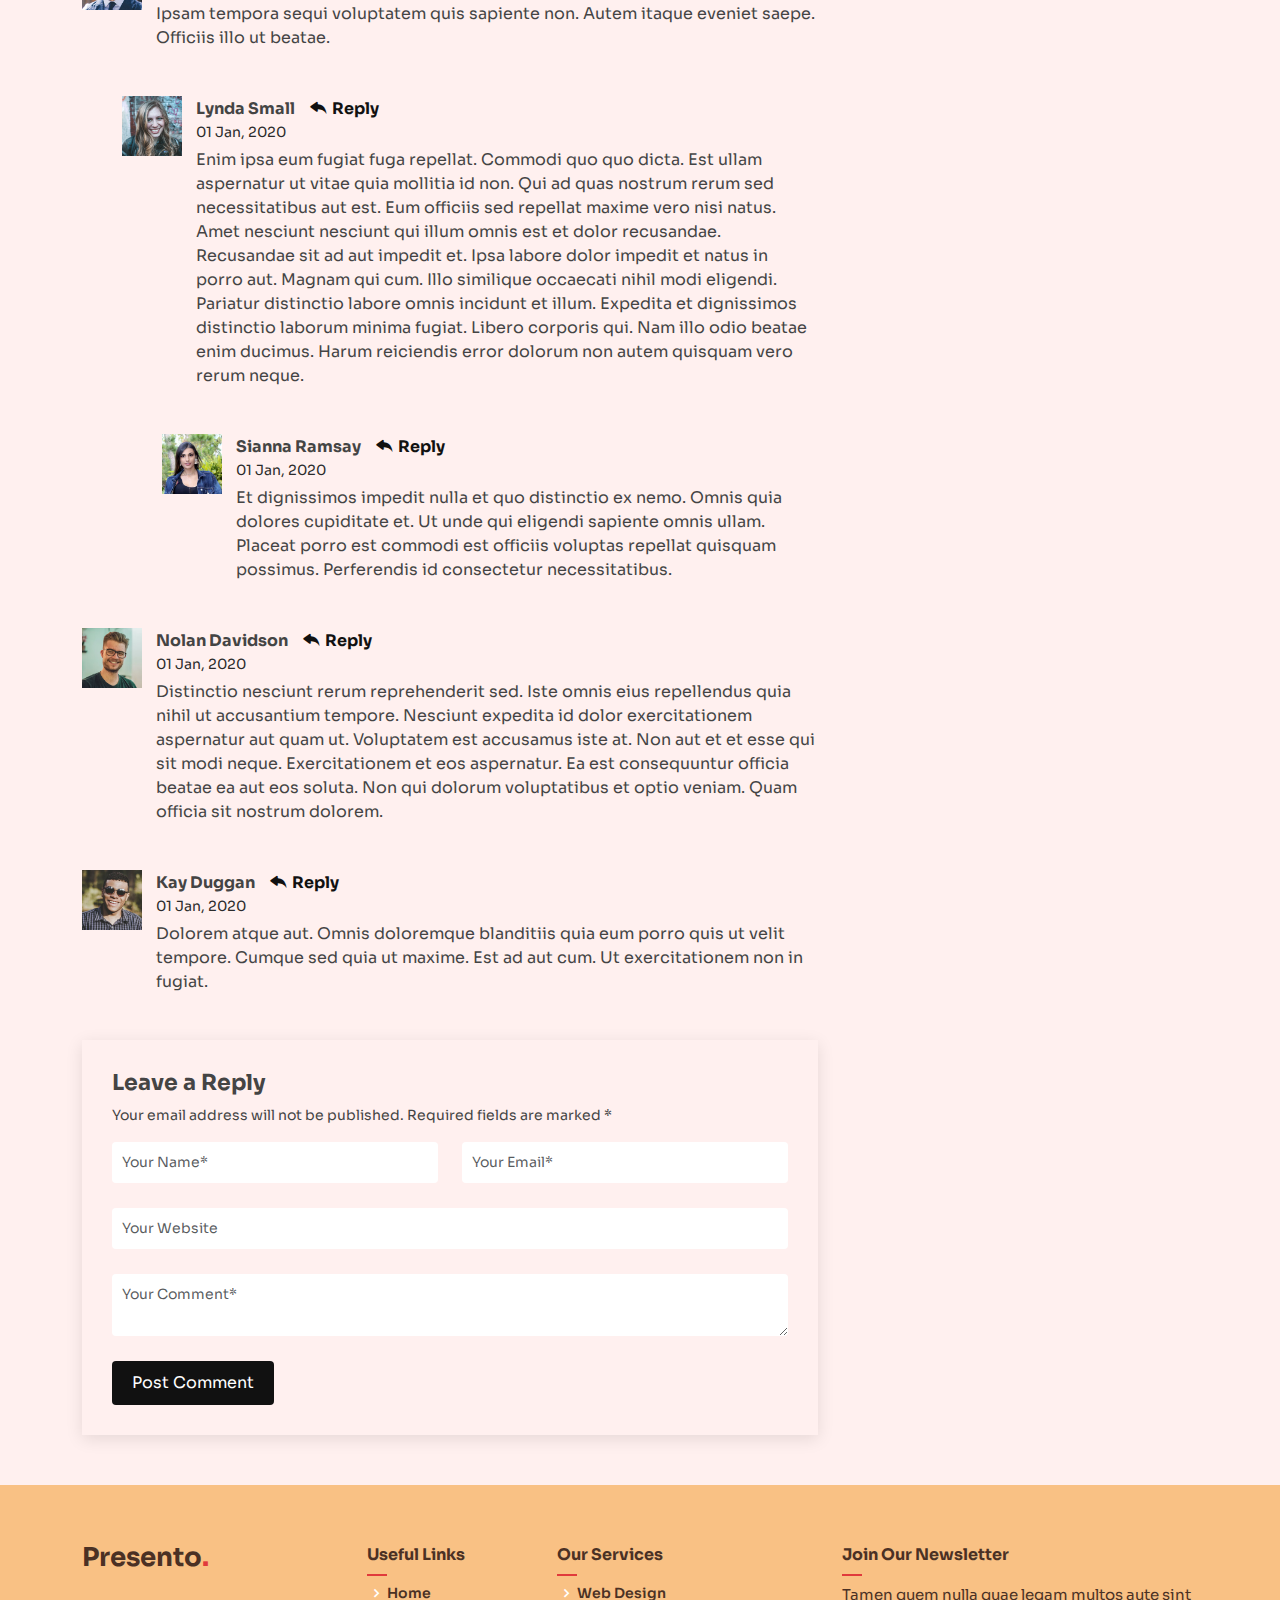
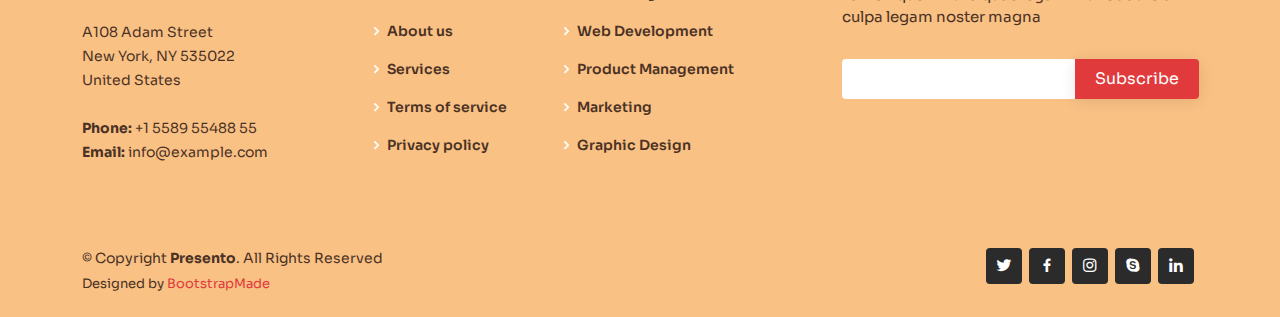
<file: blog-single.html>
<!DOCTYPE html>
<html lang="en">

<head>
  <meta charset="utf-8">
  <meta content="width=device-width, initial-scale=1.0" name="viewport">

  <title>Blog Single - Presento Bootstrap Template</title>
  <meta content="" name="description">
  <meta content="" name="keywords">

  <!-- Favicons -->
  <link href="assets/img/favicon.png" rel="icon">
  <link href="assets/img/apple-touch-icon.png" rel="apple-touch-icon">

  <!-- Google Fonts -->
  <link href="https://fonts.googleapis.com/css?family=Open+Sans:300,300i,400,400i,600,600i,700,700i|Raleway:300,300i,400,400i,500,500i,600,600i,700,700i|Poppins:300,300i,400,400i,500,500i,600,600i,700,700i" rel="stylesheet">

  <!-- Vendor CSS Files -->
  <link href="assets/vendor/aos/aos.css" rel="stylesheet">
  <link href="assets/vendor/bootstrap/css/bootstrap.min.css" rel="stylesheet">
  <link href="assets/vendor/bootstrap-icons/bootstrap-icons.css" rel="stylesheet">
  <link href="assets/vendor/boxicons/css/boxicons.min.css" rel="stylesheet">
  <link href="assets/vendor/glightbox/css/glightbox.min.css" rel="stylesheet">
  <link href="assets/vendor/remixicon/remixicon.css" rel="stylesheet">
  <link href="assets/vendor/swiper/swiper-bundle.min.css" rel="stylesheet">

  <!-- Template Main CSS File -->
  <link href="assets/css/style.css" rel="stylesheet">

  <!-- =======================================================
  * Template Name: Presento
  * Updated: Jul 27 2023 with Bootstrap v5.3.1
  * Template URL: https://bootstrapmade.com/presento-bootstrap-corporate-template/
  * Author: BootstrapMade.com
  * License: https://bootstrapmade.com/license/
  ======================================================== -->
</head>

<body>

  <!-- ======= Header ======= -->
  <header id="header" class="fixed-top d-flex align-items-center">
    <div class="container d-flex align-items-center">
      <h1 class="logo me-auto"><a href="index.html">Presento<span>.</span></a></h1>
      <!-- Uncomment below if you prefer to use an image logo -->
      <!-- <a href="index.html" class="logo me-auto"><img src="assets/img/logo.png" alt=""></a>-->

      <nav id="navbar" class="navbar order-last order-lg-0">
        <ul>
          <li><a class="nav-link scrollto " href="#hero">Home</a></li>
          <li><a class="nav-link scrollto" href="#about">About</a></li>
          <li><a class="nav-link scrollto" href="#services">Services</a></li>
          <li><a class="nav-link scrollto " href="#portfolio">Portfolio</a></li>
          <li><a class="nav-link scrollto" href="#team">Team</a></li>
          <li><a class="active" href="blog.html">Blog</a></li>
          <li class="dropdown"><a href="#"><span>Drop Down</span> <i class="bi bi-chevron-down"></i></a>
            <ul>
              <li><a href="#">Drop Down 1</a></li>
              <li class="dropdown"><a href="#"><span>Deep Drop Down</span> <i class="bi bi-chevron-right"></i></a>
                <ul>
                  <li><a href="#">Deep Drop Down 1</a></li>
                  <li><a href="#">Deep Drop Down 2</a></li>
                  <li><a href="#">Deep Drop Down 3</a></li>
                  <li><a href="#">Deep Drop Down 4</a></li>
                  <li><a href="#">Deep Drop Down 5</a></li>
                </ul>
              </li>
              <li><a href="#">Drop Down 2</a></li>
              <li><a href="#">Drop Down 3</a></li>
              <li><a href="#">Drop Down 4</a></li>
            </ul>
          </li>
          <li><a class="nav-link scrollto" href="#contact">Contact</a></li>
        </ul>
        <i class="bi bi-list mobile-nav-toggle"></i>
      </nav><!-- .navbar -->

      <a href="#about" class="get-started-btn scrollto">Get Started</a>
    </div>
  </header><!-- End Header -->

  <main id="main">

    <!-- ======= Breadcrumbs ======= -->
    <section class="breadcrumbs">
      <div class="container">

        <ol>
          <li><a href="index.html">Home</a></li>
          <li><a href="blog.html">Blog</a></li>
          <li>Blog Single</li>
        </ol>
        <h2>Blog Blog</h2>

      </div>
    </section><!-- End Breadcrumbs -->

    <!-- ======= Blog Single Section ======= -->
    <section id="blog" class="blog">
      <div class="container" data-aos="fade-up">

        <div class="row">

          <div class="col-lg-8 entries">

            <article class="entry entry-single">

              <div class="entry-img">
                <img src="assets/img/blog/blog-1.jpg" alt="" class="img-fluid">
              </div>

              <h2 class="entry-title">
                <a href="blog-single.html">Dolorum optio tempore voluptas dignissimos cumque fuga qui quibusdam quia</a>
              </h2>

              <div class="entry-meta">
                <ul>
                  <li class="d-flex align-items-center"><i class="bi bi-person"></i> <a href="blog-single.html">John Doe</a></li>
                  <li class="d-flex align-items-center"><i class="bi bi-clock"></i> <a href="blog-single.html"><time datetime="2020-01-01">Jan 1, 2020</time></a></li>
                  <li class="d-flex align-items-center"><i class="bi bi-chat-dots"></i> <a href="blog-single.html">12 Comments</a></li>
                </ul>
              </div>

              <div class="entry-content">
                <p>
                  Similique neque nam consequuntur ad non maxime aliquam quas. Quibusdam animi praesentium. Aliquam et laboriosam eius aut nostrum quidem aliquid dicta.
                  Et eveniet enim. Qui velit est ea dolorem doloremque deleniti aperiam unde soluta. Est cum et quod quos aut ut et sit sunt. Voluptate porro consequatur assumenda perferendis dolore.
                </p>

                <p>
                  Sit repellat hic cupiditate hic ut nemo. Quis nihil sunt non reiciendis. Sequi in accusamus harum vel aspernatur. Excepturi numquam nihil cumque odio. Et voluptate cupiditate.
                </p>

                <blockquote>
                  <p>
                    Et vero doloremque tempore voluptatem ratione vel aut. Deleniti sunt animi aut. Aut eos aliquam doloribus minus autem quos.
                  </p>
                </blockquote>

                <p>
                  Sed quo laboriosam qui architecto. Occaecati repellendus omnis dicta inventore tempore provident voluptas mollitia aliquid. Id repellendus quia. Asperiores nihil magni dicta est suscipit perspiciatis. Voluptate ex rerum assumenda dolores nihil quaerat.
                  Dolor porro tempora et quibusdam voluptas. Beatae aut at ad qui tempore corrupti velit quisquam rerum. Omnis dolorum exercitationem harum qui qui blanditiis neque.
                  Iusto autem itaque. Repudiandae hic quae aspernatur ea neque qui. Architecto voluptatem magni. Vel magnam quod et tempora deleniti error rerum nihil tempora.
                </p>

                <h3>Et quae iure vel ut odit alias.</h3>
                <p>
                  Officiis animi maxime nulla quo et harum eum quis a. Sit hic in qui quos fugit ut rerum atque. Optio provident dolores atque voluptatem rem excepturi molestiae qui. Voluptatem laborum omnis ullam quibusdam perspiciatis nulla nostrum. Voluptatum est libero eum nesciunt aliquid qui.
                  Quia et suscipit non sequi. Maxime sed odit. Beatae nesciunt nesciunt accusamus quia aut ratione aspernatur dolor. Sint harum eveniet dicta exercitationem minima. Exercitationem omnis asperiores natus aperiam dolor consequatur id ex sed. Quibusdam rerum dolores sint consequatur quidem ea.
                  Beatae minima sunt libero soluta sapiente in rem assumenda. Et qui odit voluptatem. Cum quibusdam voluptatem voluptatem accusamus mollitia aut atque aut.
                </p>
                <img src="assets/img/blog/blog-inside-post.jpg" class="img-fluid" alt="">

                <h3>Ut repellat blanditiis est dolore sunt dolorum quae.</h3>
                <p>
                  Rerum ea est assumenda pariatur quasi et quam. Facilis nam porro amet nostrum. In assumenda quia quae a id praesentium. Quos deleniti libero sed occaecati aut porro autem. Consectetur sed excepturi sint non placeat quia repellat incidunt labore. Autem facilis hic dolorum dolores vel.
                  Consectetur quasi id et optio praesentium aut asperiores eaque aut. Explicabo omnis quibusdam esse. Ex libero illum iusto totam et ut aut blanditiis. Veritatis numquam ut illum ut a quam vitae.
                </p>
                <p>
                  Alias quia non aliquid. Eos et ea velit. Voluptatem maxime enim omnis ipsa voluptas incidunt. Nulla sit eaque mollitia nisi asperiores est veniam.
                </p>

              </div>

              <div class="entry-footer">
                <i class="bi bi-folder"></i>
                <ul class="cats">
                  <li><a href="#">Business</a></li>
                </ul>

                <i class="bi bi-tags"></i>
                <ul class="tags">
                  <li><a href="#">Creative</a></li>
                  <li><a href="#">Tips</a></li>
                  <li><a href="#">Marketing</a></li>
                </ul>
              </div>

            </article><!-- End blog entry -->

            <div class="blog-author d-flex align-items-center">
              <img src="assets/img/blog/blog-author.jpg" class="rounded-circle float-left" alt="">
              <div>
                <h4>Jane Smith</h4>
                <div class="social-links">
                  <a href="https://twitters.com/#"><i class="bi bi-twitter"></i></a>
                  <a href="https://facebook.com/#"><i class="bi bi-facebook"></i></a>
                  <a href="https://instagram.com/#"><i class="biu bi-instagram"></i></a>
                </div>
                <p>
                  Itaque quidem optio quia voluptatibus dolorem dolor. Modi eum sed possimus accusantium. Quas repellat voluptatem officia numquam sint aspernatur voluptas. Esse et accusantium ut unde voluptas.
                </p>
              </div>
            </div><!-- End blog author bio -->

            <div class="blog-comments">

              <h4 class="comments-count">8 Comments</h4>

              <div id="comment-1" class="comment">
                <div class="d-flex">
                  <div class="comment-img"><img src="assets/img/blog/comments-1.jpg" alt=""></div>
                  <div>
                    <h5><a href="">Georgia Reader</a> <a href="#" class="reply"><i class="bi bi-reply-fill"></i> Reply</a></h5>
                    <time datetime="2020-01-01">01 Jan, 2020</time>
                    <p>
                      Et rerum totam nisi. Molestiae vel quam dolorum vel voluptatem et et. Est ad aut sapiente quis molestiae est qui cum soluta.
                      Vero aut rerum vel. Rerum quos laboriosam placeat ex qui. Sint qui facilis et.
                    </p>
                  </div>
                </div>
              </div><!-- End comment #1 -->

              <div id="comment-2" class="comment">
                <div class="d-flex">
                  <div class="comment-img"><img src="assets/img/blog/comments-2.jpg" alt=""></div>
                  <div>
                    <h5><a href="">Aron Alvarado</a> <a href="#" class="reply"><i class="bi bi-reply-fill"></i> Reply</a></h5>
                    <time datetime="2020-01-01">01 Jan, 2020</time>
                    <p>
                      Ipsam tempora sequi voluptatem quis sapiente non. Autem itaque eveniet saepe. Officiis illo ut beatae.
                    </p>
                  </div>
                </div>

                <div id="comment-reply-1" class="comment comment-reply">
                  <div class="d-flex">
                    <div class="comment-img"><img src="assets/img/blog/comments-3.jpg" alt=""></div>
                    <div>
                      <h5><a href="">Lynda Small</a> <a href="#" class="reply"><i class="bi bi-reply-fill"></i> Reply</a></h5>
                      <time datetime="2020-01-01">01 Jan, 2020</time>
                      <p>
                        Enim ipsa eum fugiat fuga repellat. Commodi quo quo dicta. Est ullam aspernatur ut vitae quia mollitia id non. Qui ad quas nostrum rerum sed necessitatibus aut est. Eum officiis sed repellat maxime vero nisi natus. Amet nesciunt nesciunt qui illum omnis est et dolor recusandae.

                        Recusandae sit ad aut impedit et. Ipsa labore dolor impedit et natus in porro aut. Magnam qui cum. Illo similique occaecati nihil modi eligendi. Pariatur distinctio labore omnis incidunt et illum. Expedita et dignissimos distinctio laborum minima fugiat.

                        Libero corporis qui. Nam illo odio beatae enim ducimus. Harum reiciendis error dolorum non autem quisquam vero rerum neque.
                      </p>
                    </div>
                  </div>

                  <div id="comment-reply-2" class="comment comment-reply">
                    <div class="d-flex">
                      <div class="comment-img"><img src="assets/img/blog/comments-4.jpg" alt=""></div>
                      <div>
                        <h5><a href="">Sianna Ramsay</a> <a href="#" class="reply"><i class="bi bi-reply-fill"></i> Reply</a></h5>
                        <time datetime="2020-01-01">01 Jan, 2020</time>
                        <p>
                          Et dignissimos impedit nulla et quo distinctio ex nemo. Omnis quia dolores cupiditate et. Ut unde qui eligendi sapiente omnis ullam. Placeat porro est commodi est officiis voluptas repellat quisquam possimus. Perferendis id consectetur necessitatibus.
                        </p>
                      </div>
                    </div>

                  </div><!-- End comment reply #2-->

                </div><!-- End comment reply #1-->

              </div><!-- End comment #2-->

              <div id="comment-3" class="comment">
                <div class="d-flex">
                  <div class="comment-img"><img src="assets/img/blog/comments-5.jpg" alt=""></div>
                  <div>
                    <h5><a href="">Nolan Davidson</a> <a href="#" class="reply"><i class="bi bi-reply-fill"></i> Reply</a></h5>
                    <time datetime="2020-01-01">01 Jan, 2020</time>
                    <p>
                      Distinctio nesciunt rerum reprehenderit sed. Iste omnis eius repellendus quia nihil ut accusantium tempore. Nesciunt expedita id dolor exercitationem aspernatur aut quam ut. Voluptatem est accusamus iste at.
                      Non aut et et esse qui sit modi neque. Exercitationem et eos aspernatur. Ea est consequuntur officia beatae ea aut eos soluta. Non qui dolorum voluptatibus et optio veniam. Quam officia sit nostrum dolorem.
                    </p>
                  </div>
                </div>

              </div><!-- End comment #3 -->

              <div id="comment-4" class="comment">
                <div class="d-flex">
                  <div class="comment-img"><img src="assets/img/blog/comments-6.jpg" alt=""></div>
                  <div>
                    <h5><a href="">Kay Duggan</a> <a href="#" class="reply"><i class="bi bi-reply-fill"></i> Reply</a></h5>
                    <time datetime="2020-01-01">01 Jan, 2020</time>
                    <p>
                      Dolorem atque aut. Omnis doloremque blanditiis quia eum porro quis ut velit tempore. Cumque sed quia ut maxime. Est ad aut cum. Ut exercitationem non in fugiat.
                    </p>
                  </div>
                </div>

              </div><!-- End comment #4 -->

              <div class="reply-form">
                <h4>Leave a Reply</h4>
                <p>Your email address will not be published. Required fields are marked * </p>
                <form action="">
                  <div class="row">
                    <div class="col-md-6 form-group">
                      <input name="name" type="text" class="form-control" placeholder="Your Name*">
                    </div>
                    <div class="col-md-6 form-group">
                      <input name="email" type="text" class="form-control" placeholder="Your Email*">
                    </div>
                  </div>
                  <div class="row">
                    <div class="col form-group">
                      <input name="website" type="text" class="form-control" placeholder="Your Website">
                    </div>
                  </div>
                  <div class="row">
                    <div class="col form-group">
                      <textarea name="comment" class="form-control" placeholder="Your Comment*"></textarea>
                    </div>
                  </div>
                  <button type="submit" class="btn btn-primary">Post Comment</button>

                </form>

              </div>

            </div><!-- End blog comments -->

          </div><!-- End blog entries list -->

          <div class="col-lg-4">

            <div class="sidebar">

              <h3 class="sidebar-title">Search</h3>
              <div class="sidebar-item search-form">
                <form action="">
                  <input type="text">
                  <button type="submit"><i class="bi bi-search"></i></button>
                </form>
              </div><!-- End sidebar search formn-->

              <h3 class="sidebar-title">Categories</h3>
              <div class="sidebar-item categories">
                <ul>
                  <li><a href="#">General <span>(25)</span></a></li>
                  <li><a href="#">Lifestyle <span>(12)</span></a></li>
                  <li><a href="#">Travel <span>(5)</span></a></li>
                  <li><a href="#">Design <span>(22)</span></a></li>
                  <li><a href="#">Creative <span>(8)</span></a></li>
                  <li><a href="#">Educaion <span>(14)</span></a></li>
                </ul>
              </div><!-- End sidebar categories-->

              <h3 class="sidebar-title">Recent Posts</h3>
              <div class="sidebar-item recent-posts">
                <div class="post-item clearfix">
                  <img src="assets/img/blog/blog-recent-1.jpg" alt="">
                  <h4><a href="blog-single.html">Nihil blanditiis at in nihil autem</a></h4>
                  <time datetime="2020-01-01">Jan 1, 2020</time>
                </div>

                <div class="post-item clearfix">
                  <img src="assets/img/blog/blog-recent-2.jpg" alt="">
                  <h4><a href="blog-single.html">Quidem autem et impedit</a></h4>
                  <time datetime="2020-01-01">Jan 1, 2020</time>
                </div>

                <div class="post-item clearfix">
                  <img src="assets/img/blog/blog-recent-3.jpg" alt="">
                  <h4><a href="blog-single.html">Id quia et et ut maxime similique occaecati ut</a></h4>
                  <time datetime="2020-01-01">Jan 1, 2020</time>
                </div>

                <div class="post-item clearfix">
                  <img src="assets/img/blog/blog-recent-4.jpg" alt="">
                  <h4><a href="blog-single.html">Laborum corporis quo dara net para</a></h4>
                  <time datetime="2020-01-01">Jan 1, 2020</time>
                </div>

                <div class="post-item clearfix">
                  <img src="assets/img/blog/blog-recent-5.jpg" alt="">
                  <h4><a href="blog-single.html">Et dolores corrupti quae illo quod dolor</a></h4>
                  <time datetime="2020-01-01">Jan 1, 2020</time>
                </div>

              </div><!-- End sidebar recent posts-->

              <h3 class="sidebar-title">Tags</h3>
              <div class="sidebar-item tags">
                <ul>
                  <li><a href="#">App</a></li>
                  <li><a href="#">IT</a></li>
                  <li><a href="#">Business</a></li>
                  <li><a href="#">Mac</a></li>
                  <li><a href="#">Design</a></li>
                  <li><a href="#">Office</a></li>
                  <li><a href="#">Creative</a></li>
                  <li><a href="#">Studio</a></li>
                  <li><a href="#">Smart</a></li>
                  <li><a href="#">Tips</a></li>
                  <li><a href="#">Marketing</a></li>
                </ul>
              </div><!-- End sidebar tags-->

            </div><!-- End sidebar -->

          </div><!-- End blog sidebar -->

        </div>

      </div>
    </section><!-- End Blog Single Section -->

  </main><!-- End #main -->

  <!-- ======= Footer ======= -->
  <footer id="footer">

    <div class="footer-top">
      <div class="container">
        <div class="row">

          <div class="col-lg-3 col-md-6 footer-contact">
            <h3>Presento<span>.</span></h3>
            <p>
              A108 Adam Street <br>
              New York, NY 535022<br>
              United States <br><br>
              <strong>Phone:</strong> +1 5589 55488 55<br>
              <strong>Email:</strong> info@example.com<br>
            </p>
          </div>

          <div class="col-lg-2 col-md-6 footer-links">
            <h4>Useful Links</h4>
            <ul>
              <li><i class="bx bx-chevron-right"></i> <a href="#">Home</a></li>
              <li><i class="bx bx-chevron-right"></i> <a href="#">About us</a></li>
              <li><i class="bx bx-chevron-right"></i> <a href="#">Services</a></li>
              <li><i class="bx bx-chevron-right"></i> <a href="#">Terms of service</a></li>
              <li><i class="bx bx-chevron-right"></i> <a href="#">Privacy policy</a></li>
            </ul>
          </div>

          <div class="col-lg-3 col-md-6 footer-links">
            <h4>Our Services</h4>
            <ul>
              <li><i class="bx bx-chevron-right"></i> <a href="#">Web Design</a></li>
              <li><i class="bx bx-chevron-right"></i> <a href="#">Web Development</a></li>
              <li><i class="bx bx-chevron-right"></i> <a href="#">Product Management</a></li>
              <li><i class="bx bx-chevron-right"></i> <a href="#">Marketing</a></li>
              <li><i class="bx bx-chevron-right"></i> <a href="#">Graphic Design</a></li>
            </ul>
          </div>

          <div class="col-lg-4 col-md-6 footer-newsletter">
            <h4>Join Our Newsletter</h4>
            <p>Tamen quem nulla quae legam multos aute sint culpa legam noster magna</p>
            <form action="" method="post">
              <input type="email" name="email"><input type="submit" value="Subscribe">
            </form>
          </div>

        </div>
      </div>
    </div>

    <div class="container d-md-flex py-4">

      <div class="me-md-auto text-center text-md-start">
        <div class="copyright">
          &copy; Copyright <strong><span>Presento</span></strong>. All Rights Reserved
        </div>
        <div class="credits">
          <!-- All the links in the footer should remain intact. -->
          <!-- You can delete the links only if you purchased the pro version. -->
          <!-- Licensing information: https://bootstrapmade.com/license/ -->
          <!-- Purchase the pro version with working PHP/AJAX contact form: https://bootstrapmade.com/presento-bootstrap-corporate-template/ -->
          Designed by <a href="https://bootstrapmade.com/">BootstrapMade</a>
        </div>
      </div>
      <div class="social-links text-center text-md-end pt-3 pt-md-0">
        <a href="#" class="twitter"><i class="bx bxl-twitter"></i></a>
        <a href="#" class="facebook"><i class="bx bxl-facebook"></i></a>
        <a href="#" class="instagram"><i class="bx bxl-instagram"></i></a>
        <a href="#" class="google-plus"><i class="bx bxl-skype"></i></a>
        <a href="#" class="linkedin"><i class="bx bxl-linkedin"></i></a>
      </div>
    </div>
  </footer><!-- End Footer -->

  <a href="#" class="back-to-top d-flex align-items-center justify-content-center"><i class="bi bi-arrow-up-short"></i></a>

  <!-- Vendor JS Files -->
  <script src="assets/vendor/purecounter/purecounter_vanilla.js"></script>
  <script src="assets/vendor/aos/aos.js"></script>
  <script src="assets/vendor/bootstrap/js/bootstrap.bundle.min.js"></script>
  <script src="assets/vendor/glightbox/js/glightbox.min.js"></script>
  <script src="assets/vendor/isotope-layout/isotope.pkgd.min.js"></script>
  <script src="assets/vendor/swiper/swiper-bundle.min.js"></script>
  <script src="assets/vendor/php-email-form/validate.js"></script>

  <!-- Template Main JS File -->
  <script src="assets/js/main.js"></script>

</body>

</html>
</file>
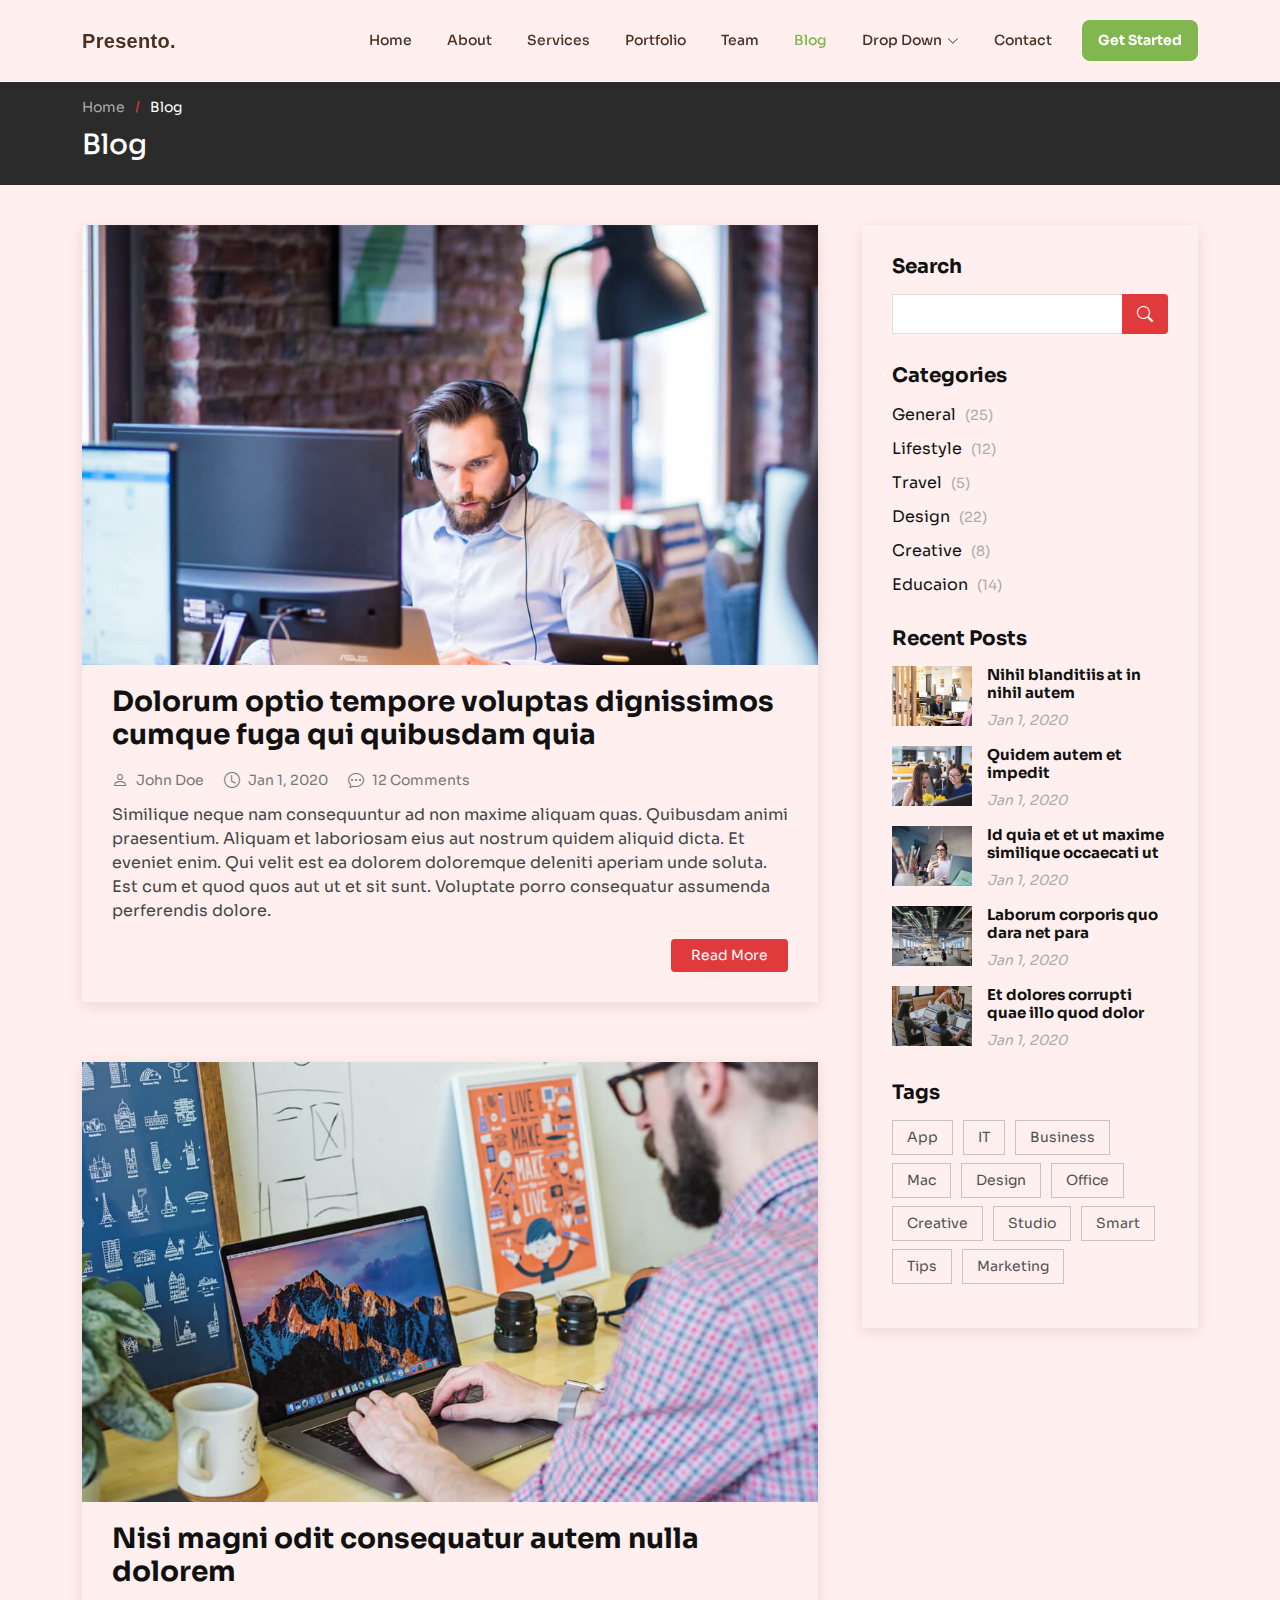
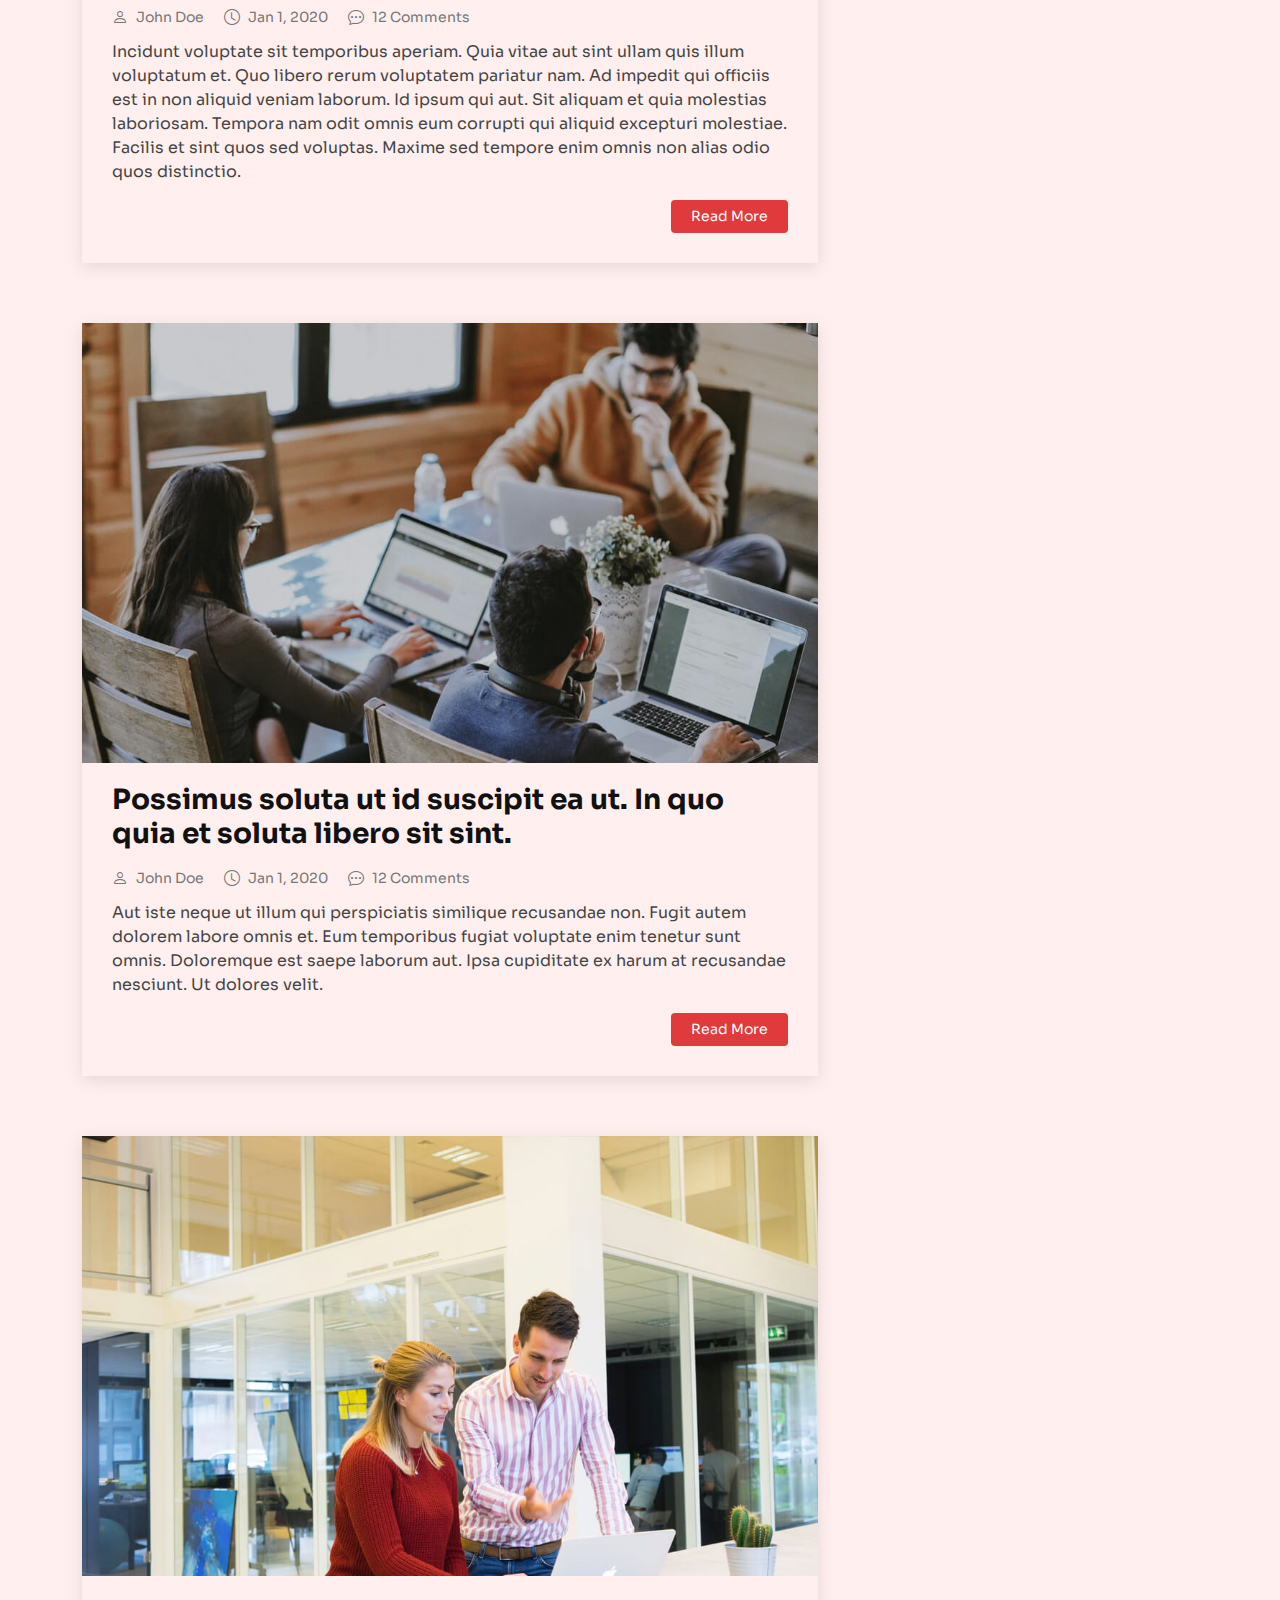
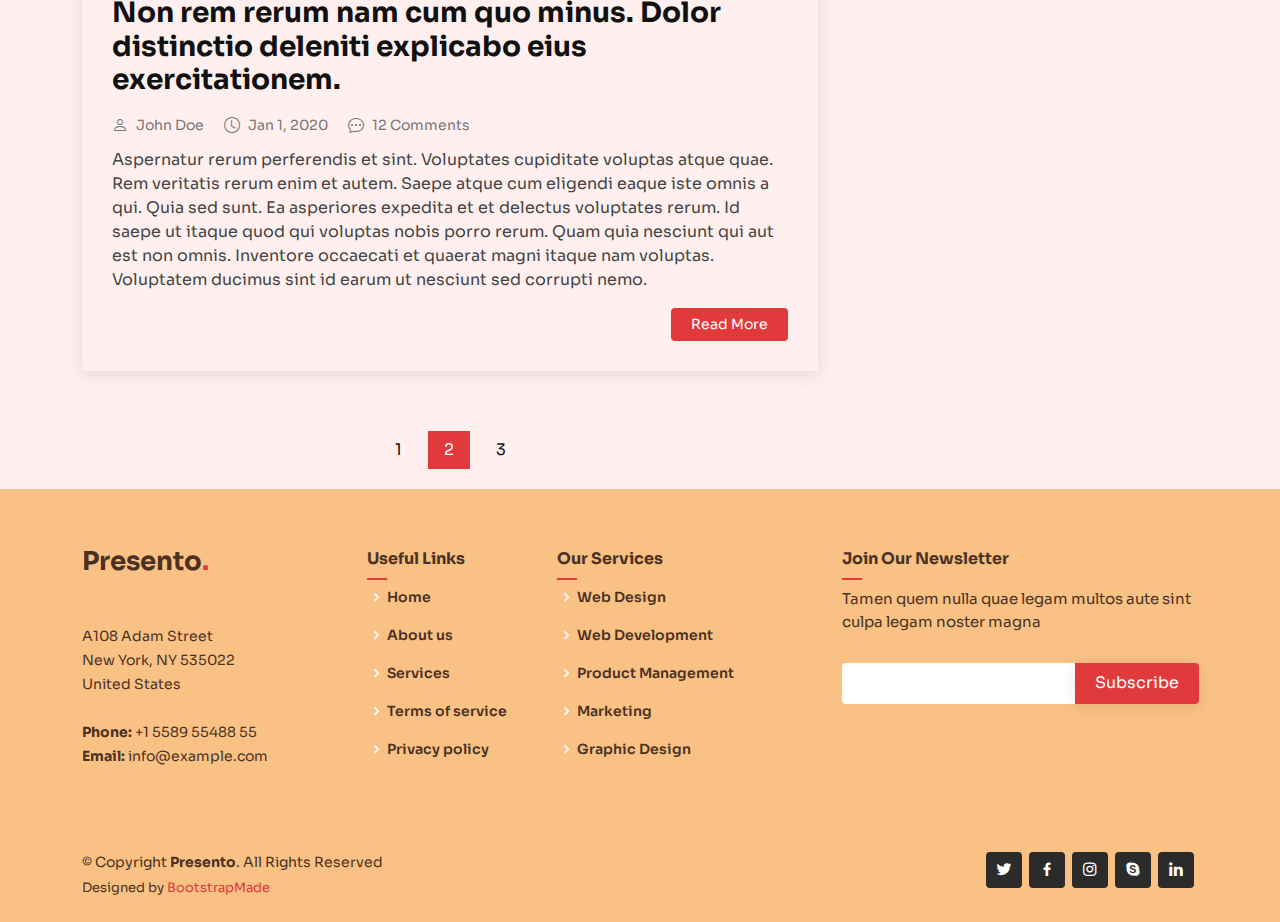
<file: blog.html>
<!DOCTYPE html>
<html lang="en">

<head>
  <meta charset="utf-8">
  <meta content="width=device-width, initial-scale=1.0" name="viewport">

  <title>Blog - Presento Bootstrap Template</title>
  <meta content="" name="description">
  <meta content="" name="keywords">

  <!-- Favicons -->
  <link href="assets/img/favicon.png" rel="icon">
  <link href="assets/img/apple-touch-icon.png" rel="apple-touch-icon">

  <!-- Google Fonts -->
  <link href="https://fonts.googleapis.com/css?family=Open+Sans:300,300i,400,400i,600,600i,700,700i|Raleway:300,300i,400,400i,500,500i,600,600i,700,700i|Poppins:300,300i,400,400i,500,500i,600,600i,700,700i" rel="stylesheet">

  <!-- Vendor CSS Files -->
  <link href="assets/vendor/aos/aos.css" rel="stylesheet">
  <link href="assets/vendor/bootstrap/css/bootstrap.min.css" rel="stylesheet">
  <link href="assets/vendor/bootstrap-icons/bootstrap-icons.css" rel="stylesheet">
  <link href="assets/vendor/boxicons/css/boxicons.min.css" rel="stylesheet">
  <link href="assets/vendor/glightbox/css/glightbox.min.css" rel="stylesheet">
  <link href="assets/vendor/remixicon/remixicon.css" rel="stylesheet">
  <link href="assets/vendor/swiper/swiper-bundle.min.css" rel="stylesheet">

  <!-- Template Main CSS File -->
  <link href="assets/css/style.css" rel="stylesheet">

  <!-- =======================================================
  * Template Name: Presento
  * Updated: Jul 27 2023 with Bootstrap v5.3.1
  * Template URL: https://bootstrapmade.com/presento-bootstrap-corporate-template/
  * Author: BootstrapMade.com
  * License: https://bootstrapmade.com/license/
  ======================================================== -->
</head>

<body>

  <!-- ======= Header ======= -->
  <header id="header" class="fixed-top d-flex align-items-center">
    <div class="container d-flex align-items-center">
      <h1 class="logo me-auto"><a href="index.html">Presento<span>.</span></a></h1>
      <!-- Uncomment below if you prefer to use an image logo -->
      <!-- <a href="index.html" class="logo me-auto"><img src="assets/img/logo.png" alt=""></a>-->

      <nav id="navbar" class="navbar order-last order-lg-0">
        <ul>
          <li><a class="nav-link scrollto " href="#hero">Home</a></li>
          <li><a class="nav-link scrollto" href="#about">About</a></li>
          <li><a class="nav-link scrollto" href="#services">Services</a></li>
          <li><a class="nav-link scrollto " href="#portfolio">Portfolio</a></li>
          <li><a class="nav-link scrollto" href="#team">Team</a></li>
          <li><a class="active" href="blog.html">Blog</a></li>
          <li class="dropdown"><a href="#"><span>Drop Down</span> <i class="bi bi-chevron-down"></i></a>
            <ul>
              <li><a href="#">Drop Down 1</a></li>
              <li class="dropdown"><a href="#"><span>Deep Drop Down</span> <i class="bi bi-chevron-right"></i></a>
                <ul>
                  <li><a href="#">Deep Drop Down 1</a></li>
                  <li><a href="#">Deep Drop Down 2</a></li>
                  <li><a href="#">Deep Drop Down 3</a></li>
                  <li><a href="#">Deep Drop Down 4</a></li>
                  <li><a href="#">Deep Drop Down 5</a></li>
                </ul>
              </li>
              <li><a href="#">Drop Down 2</a></li>
              <li><a href="#">Drop Down 3</a></li>
              <li><a href="#">Drop Down 4</a></li>
            </ul>
          </li>
          <li><a class="nav-link scrollto" href="#contact">Contact</a></li>
        </ul>
        <i class="bi bi-list mobile-nav-toggle"></i>
      </nav><!-- .navbar -->

      <a href="#about" class="get-started-btn scrollto">Get Started</a>
    </div>
  </header><!-- End Header -->

  <main id="main">

    <!-- ======= Breadcrumbs ======= -->
    <section class="breadcrumbs">
      <div class="container">

        <ol>
          <li><a href="index.html">Home</a></li>
          <li>Blog</li>
        </ol>
        <h2>Blog</h2>

      </div>
    </section><!-- End Breadcrumbs -->

    <!-- ======= Blog Section ======= -->
    <section id="blog" class="blog">
      <div class="container" data-aos="fade-up">

        <div class="row">

          <div class="col-lg-8 entries">

            <article class="entry">

              <div class="entry-img">
                <img src="assets/img/blog/blog-1.jpg" alt="" class="img-fluid">
              </div>

              <h2 class="entry-title">
                <a href="blog-single.html">Dolorum optio tempore voluptas dignissimos cumque fuga qui quibusdam quia</a>
              </h2>

              <div class="entry-meta">
                <ul>
                  <li class="d-flex align-items-center"><i class="bi bi-person"></i> <a href="blog-single.html">John Doe</a></li>
                  <li class="d-flex align-items-center"><i class="bi bi-clock"></i> <a href="blog-single.html"><time datetime="2020-01-01">Jan 1, 2020</time></a></li>
                  <li class="d-flex align-items-center"><i class="bi bi-chat-dots"></i> <a href="blog-single.html">12 Comments</a></li>
                </ul>
              </div>

              <div class="entry-content">
                <p>
                  Similique neque nam consequuntur ad non maxime aliquam quas. Quibusdam animi praesentium. Aliquam et laboriosam eius aut nostrum quidem aliquid dicta.
                  Et eveniet enim. Qui velit est ea dolorem doloremque deleniti aperiam unde soluta. Est cum et quod quos aut ut et sit sunt. Voluptate porro consequatur assumenda perferendis dolore.
                </p>
                <div class="read-more">
                  <a href="blog-single.html">Read More</a>
                </div>
              </div>

            </article><!-- End blog entry -->

            <article class="entry">

              <div class="entry-img">
                <img src="assets/img/blog/blog-2.jpg" alt="" class="img-fluid">
              </div>

              <h2 class="entry-title">
                <a href="blog-single.html">Nisi magni odit consequatur autem nulla dolorem</a>
              </h2>

              <div class="entry-meta">
                <ul>
                  <li class="d-flex align-items-center"><i class="bi bi-person"></i> <a href="blog-single.html">John Doe</a></li>
                  <li class="d-flex align-items-center"><i class="bi bi-clock"></i> <a href="blog-single.html"><time datetime="2020-01-01">Jan 1, 2020</time></a></li>
                  <li class="d-flex align-items-center"><i class="bi bi-chat-dots"></i> <a href="blog-single.html">12 Comments</a></li>
                </ul>
              </div>

              <div class="entry-content">
                <p>
                  Incidunt voluptate sit temporibus aperiam. Quia vitae aut sint ullam quis illum voluptatum et. Quo libero rerum voluptatem pariatur nam.
                  Ad impedit qui officiis est in non aliquid veniam laborum. Id ipsum qui aut. Sit aliquam et quia molestias laboriosam. Tempora nam odit omnis eum corrupti qui aliquid excepturi molestiae. Facilis et sint quos sed voluptas. Maxime sed tempore enim omnis non alias odio quos distinctio.
                </p>
                <div class="read-more">
                  <a href="blog-single.html">Read More</a>
                </div>
              </div>

            </article><!-- End blog entry -->

            <article class="entry">

              <div class="entry-img">
                <img src="assets/img/blog/blog-3.jpg" alt="" class="img-fluid">
              </div>

              <h2 class="entry-title">
                <a href="blog-single.html">Possimus soluta ut id suscipit ea ut. In quo quia et soluta libero sit sint.</a>
              </h2>

              <div class="entry-meta">
                <ul>
                  <li class="d-flex align-items-center"><i class="bi bi-person"></i> <a href="blog-single.html">John Doe</a></li>
                  <li class="d-flex align-items-center"><i class="bi bi-clock"></i> <a href="blog-single.html"><time datetime="2020-01-01">Jan 1, 2020</time></a></li>
                  <li class="d-flex align-items-center"><i class="bi bi-chat-dots"></i> <a href="blog-single.html">12 Comments</a></li>
                </ul>
              </div>

              <div class="entry-content">
                <p>
                  Aut iste neque ut illum qui perspiciatis similique recusandae non. Fugit autem dolorem labore omnis et. Eum temporibus fugiat voluptate enim tenetur sunt omnis.
                  Doloremque est saepe laborum aut. Ipsa cupiditate ex harum at recusandae nesciunt. Ut dolores velit.
                </p>
                <div class="read-more">
                  <a href="blog-single.html">Read More</a>
                </div>
              </div>

            </article><!-- End blog entry -->

            <article class="entry">

              <div class="entry-img">
                <img src="assets/img/blog/blog-4.jpg" alt="" class="img-fluid">
              </div>

              <h2 class="entry-title">
                <a href="blog-single.html">Non rem rerum nam cum quo minus. Dolor distinctio deleniti explicabo eius exercitationem.</a>
              </h2>

              <div class="entry-meta">
                <ul>
                  <li class="d-flex align-items-center"><i class="bi bi-person"></i> <a href="blog-single.html">John Doe</a></li>
                  <li class="d-flex align-items-center"><i class="bi bi-clock"></i> <a href="blog-single.html"><time datetime="2020-01-01">Jan 1, 2020</time></a></li>
                  <li class="d-flex align-items-center"><i class="bi bi-chat-dots"></i> <a href="blog-single.html">12 Comments</a></li>
                </ul>
              </div>

              <div class="entry-content">
                <p>
                  Aspernatur rerum perferendis et sint. Voluptates cupiditate voluptas atque quae. Rem veritatis rerum enim et autem. Saepe atque cum eligendi eaque iste omnis a qui.
                  Quia sed sunt. Ea asperiores expedita et et delectus voluptates rerum. Id saepe ut itaque quod qui voluptas nobis porro rerum. Quam quia nesciunt qui aut est non omnis. Inventore occaecati et quaerat magni itaque nam voluptas. Voluptatem ducimus sint id earum ut nesciunt sed corrupti nemo.
                </p>
                <div class="read-more">
                  <a href="blog-single.html">Read More</a>
                </div>
              </div>

            </article><!-- End blog entry -->

            <div class="blog-pagination">
              <ul class="justify-content-center">
                <li><a href="#">1</a></li>
                <li class="active"><a href="#">2</a></li>
                <li><a href="#">3</a></li>
              </ul>
            </div>

          </div><!-- End blog entries list -->

          <div class="col-lg-4">

            <div class="sidebar">

              <h3 class="sidebar-title">Search</h3>
              <div class="sidebar-item search-form">
                <form action="">
                  <input type="text">
                  <button type="submit"><i class="bi bi-search"></i></button>
                </form>
              </div><!-- End sidebar search formn-->

              <h3 class="sidebar-title">Categories</h3>
              <div class="sidebar-item categories">
                <ul>
                  <li><a href="#">General <span>(25)</span></a></li>
                  <li><a href="#">Lifestyle <span>(12)</span></a></li>
                  <li><a href="#">Travel <span>(5)</span></a></li>
                  <li><a href="#">Design <span>(22)</span></a></li>
                  <li><a href="#">Creative <span>(8)</span></a></li>
                  <li><a href="#">Educaion <span>(14)</span></a></li>
                </ul>
              </div><!-- End sidebar categories-->

              <h3 class="sidebar-title">Recent Posts</h3>
              <div class="sidebar-item recent-posts">
                <div class="post-item clearfix">
                  <img src="assets/img/blog/blog-recent-1.jpg" alt="">
                  <h4><a href="blog-single.html">Nihil blanditiis at in nihil autem</a></h4>
                  <time datetime="2020-01-01">Jan 1, 2020</time>
                </div>

                <div class="post-item clearfix">
                  <img src="assets/img/blog/blog-recent-2.jpg" alt="">
                  <h4><a href="blog-single.html">Quidem autem et impedit</a></h4>
                  <time datetime="2020-01-01">Jan 1, 2020</time>
                </div>

                <div class="post-item clearfix">
                  <img src="assets/img/blog/blog-recent-3.jpg" alt="">
                  <h4><a href="blog-single.html">Id quia et et ut maxime similique occaecati ut</a></h4>
                  <time datetime="2020-01-01">Jan 1, 2020</time>
                </div>

                <div class="post-item clearfix">
                  <img src="assets/img/blog/blog-recent-4.jpg" alt="">
                  <h4><a href="blog-single.html">Laborum corporis quo dara net para</a></h4>
                  <time datetime="2020-01-01">Jan 1, 2020</time>
                </div>

                <div class="post-item clearfix">
                  <img src="assets/img/blog/blog-recent-5.jpg" alt="">
                  <h4><a href="blog-single.html">Et dolores corrupti quae illo quod dolor</a></h4>
                  <time datetime="2020-01-01">Jan 1, 2020</time>
                </div>

              </div><!-- End sidebar recent posts-->

              <h3 class="sidebar-title">Tags</h3>
              <div class="sidebar-item tags">
                <ul>
                  <li><a href="#">App</a></li>
                  <li><a href="#">IT</a></li>
                  <li><a href="#">Business</a></li>
                  <li><a href="#">Mac</a></li>
                  <li><a href="#">Design</a></li>
                  <li><a href="#">Office</a></li>
                  <li><a href="#">Creative</a></li>
                  <li><a href="#">Studio</a></li>
                  <li><a href="#">Smart</a></li>
                  <li><a href="#">Tips</a></li>
                  <li><a href="#">Marketing</a></li>
                </ul>
              </div><!-- End sidebar tags-->

            </div><!-- End sidebar -->

          </div><!-- End blog sidebar -->

        </div>

      </div>
    </section><!-- End Blog Section -->

  </main><!-- End #main -->

  <!-- ======= Footer ======= -->
  <footer id="footer">

    <div class="footer-top">
      <div class="container">
        <div class="row">

          <div class="col-lg-3 col-md-6 footer-contact">
            <h3>Presento<span>.</span></h3>
            <p>
              A108 Adam Street <br>
              New York, NY 535022<br>
              United States <br><br>
              <strong>Phone:</strong> +1 5589 55488 55<br>
              <strong>Email:</strong> info@example.com<br>
            </p>
          </div>

          <div class="col-lg-2 col-md-6 footer-links">
            <h4>Useful Links</h4>
            <ul>
              <li><i class="bx bx-chevron-right"></i> <a href="#">Home</a></li>
              <li><i class="bx bx-chevron-right"></i> <a href="#">About us</a></li>
              <li><i class="bx bx-chevron-right"></i> <a href="#">Services</a></li>
              <li><i class="bx bx-chevron-right"></i> <a href="#">Terms of service</a></li>
              <li><i class="bx bx-chevron-right"></i> <a href="#">Privacy policy</a></li>
            </ul>
          </div>

          <div class="col-lg-3 col-md-6 footer-links">
            <h4>Our Services</h4>
            <ul>
              <li><i class="bx bx-chevron-right"></i> <a href="#">Web Design</a></li>
              <li><i class="bx bx-chevron-right"></i> <a href="#">Web Development</a></li>
              <li><i class="bx bx-chevron-right"></i> <a href="#">Product Management</a></li>
              <li><i class="bx bx-chevron-right"></i> <a href="#">Marketing</a></li>
              <li><i class="bx bx-chevron-right"></i> <a href="#">Graphic Design</a></li>
            </ul>
          </div>

          <div class="col-lg-4 col-md-6 footer-newsletter">
            <h4>Join Our Newsletter</h4>
            <p>Tamen quem nulla quae legam multos aute sint culpa legam noster magna</p>
            <form action="" method="post">
              <input type="email" name="email"><input type="submit" value="Subscribe">
            </form>
          </div>

        </div>
      </div>
    </div>

    <div class="container d-md-flex py-4">

      <div class="me-md-auto text-center text-md-start">
        <div class="copyright">
          &copy; Copyright <strong><span>Presento</span></strong>. All Rights Reserved
        </div>
        <div class="credits">
          <!-- All the links in the footer should remain intact. -->
          <!-- You can delete the links only if you purchased the pro version. -->
          <!-- Licensing information: https://bootstrapmade.com/license/ -->
          <!-- Purchase the pro version with working PHP/AJAX contact form: https://bootstrapmade.com/presento-bootstrap-corporate-template/ -->
          Designed by <a href="https://bootstrapmade.com/">BootstrapMade</a>
        </div>
      </div>
      <div class="social-links text-center text-md-end pt-3 pt-md-0">
        <a href="#" class="twitter"><i class="bx bxl-twitter"></i></a>
        <a href="#" class="facebook"><i class="bx bxl-facebook"></i></a>
        <a href="#" class="instagram"><i class="bx bxl-instagram"></i></a>
        <a href="#" class="google-plus"><i class="bx bxl-skype"></i></a>
        <a href="#" class="linkedin"><i class="bx bxl-linkedin"></i></a>
      </div>
    </div>
  </footer><!-- End Footer -->

  <a href="#" class="back-to-top d-flex align-items-center justify-content-center"><i class="bi bi-arrow-up-short"></i></a>

  <!-- Vendor JS Files -->
  <script src="assets/vendor/purecounter/purecounter_vanilla.js"></script>
  <script src="assets/vendor/aos/aos.js"></script>
  <script src="assets/vendor/bootstrap/js/bootstrap.bundle.min.js"></script>
  <script src="assets/vendor/glightbox/js/glightbox.min.js"></script>
  <script src="assets/vendor/isotope-layout/isotope.pkgd.min.js"></script>
  <script src="assets/vendor/swiper/swiper-bundle.min.js"></script>
  <script src="assets/vendor/php-email-form/validate.js"></script>

  <!-- Template Main JS File -->
  <script src="assets/js/main.js"></script>

</body>

</html>
</file>
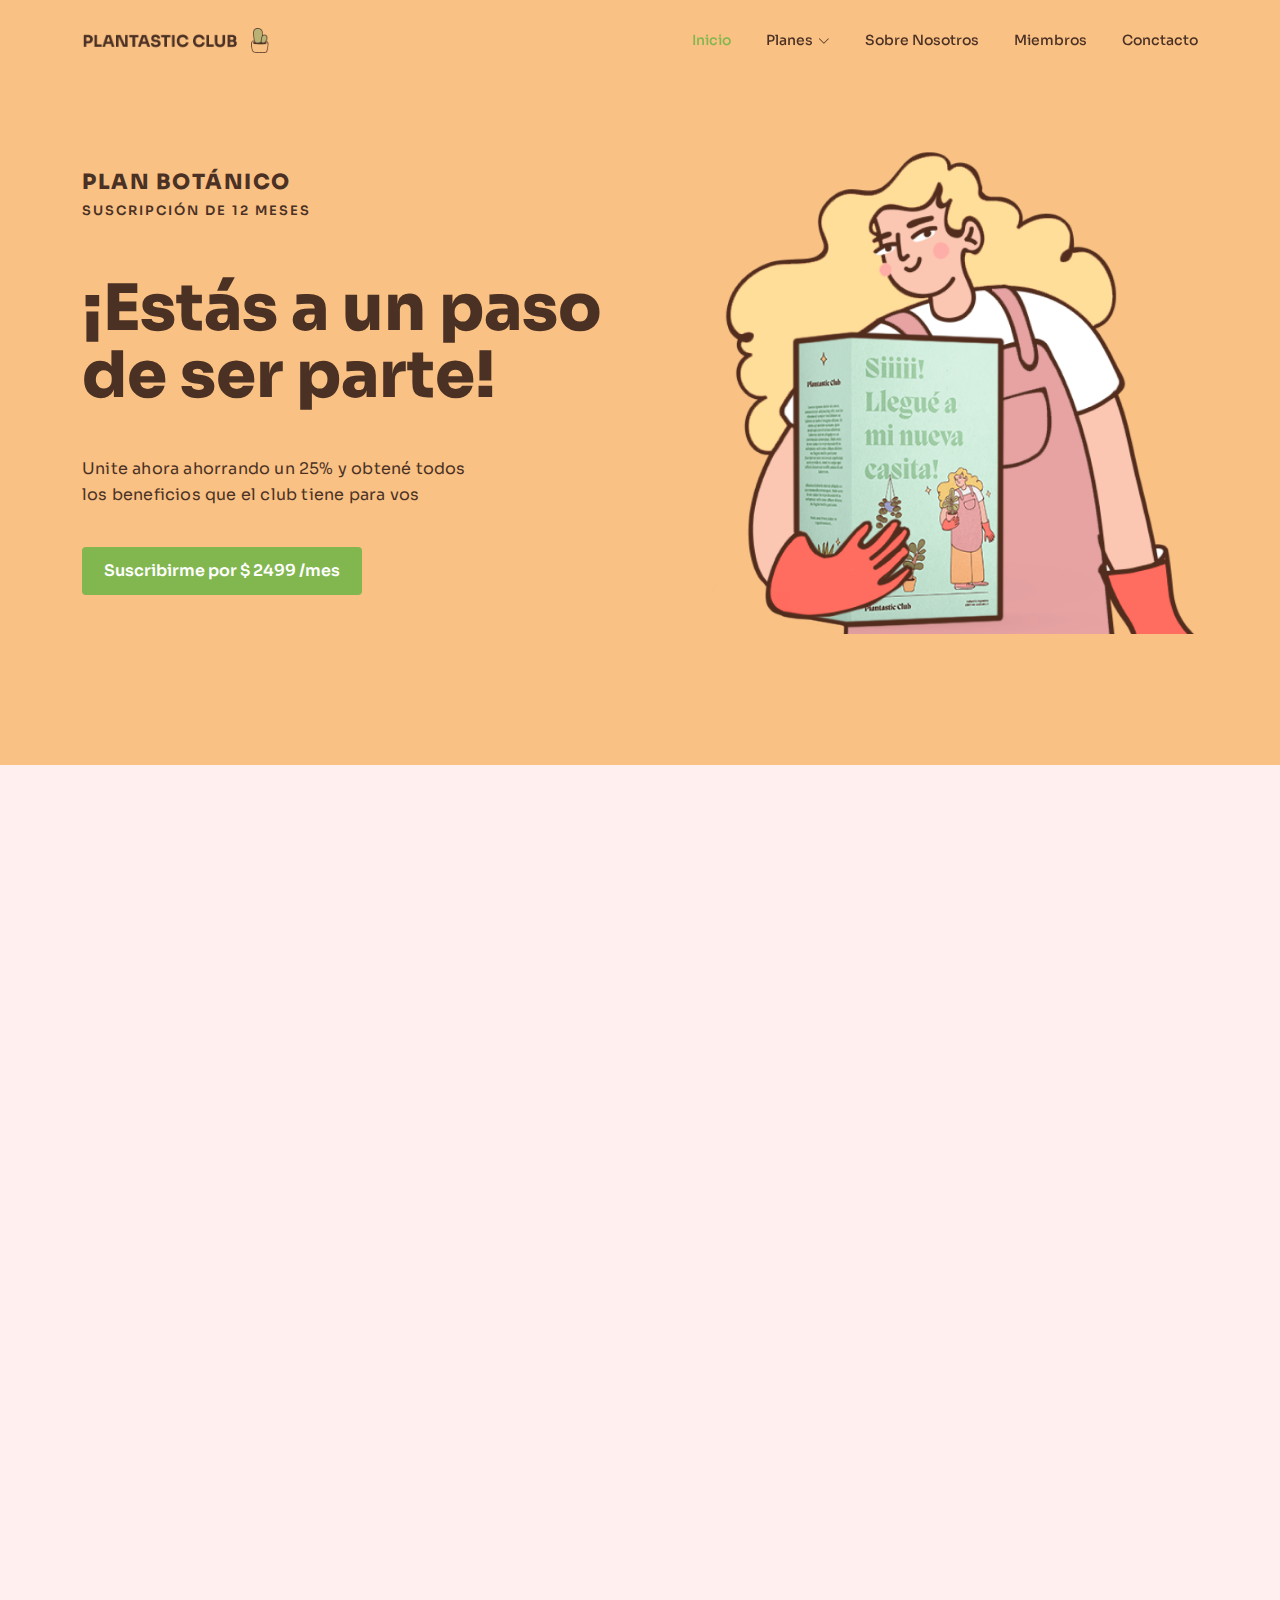
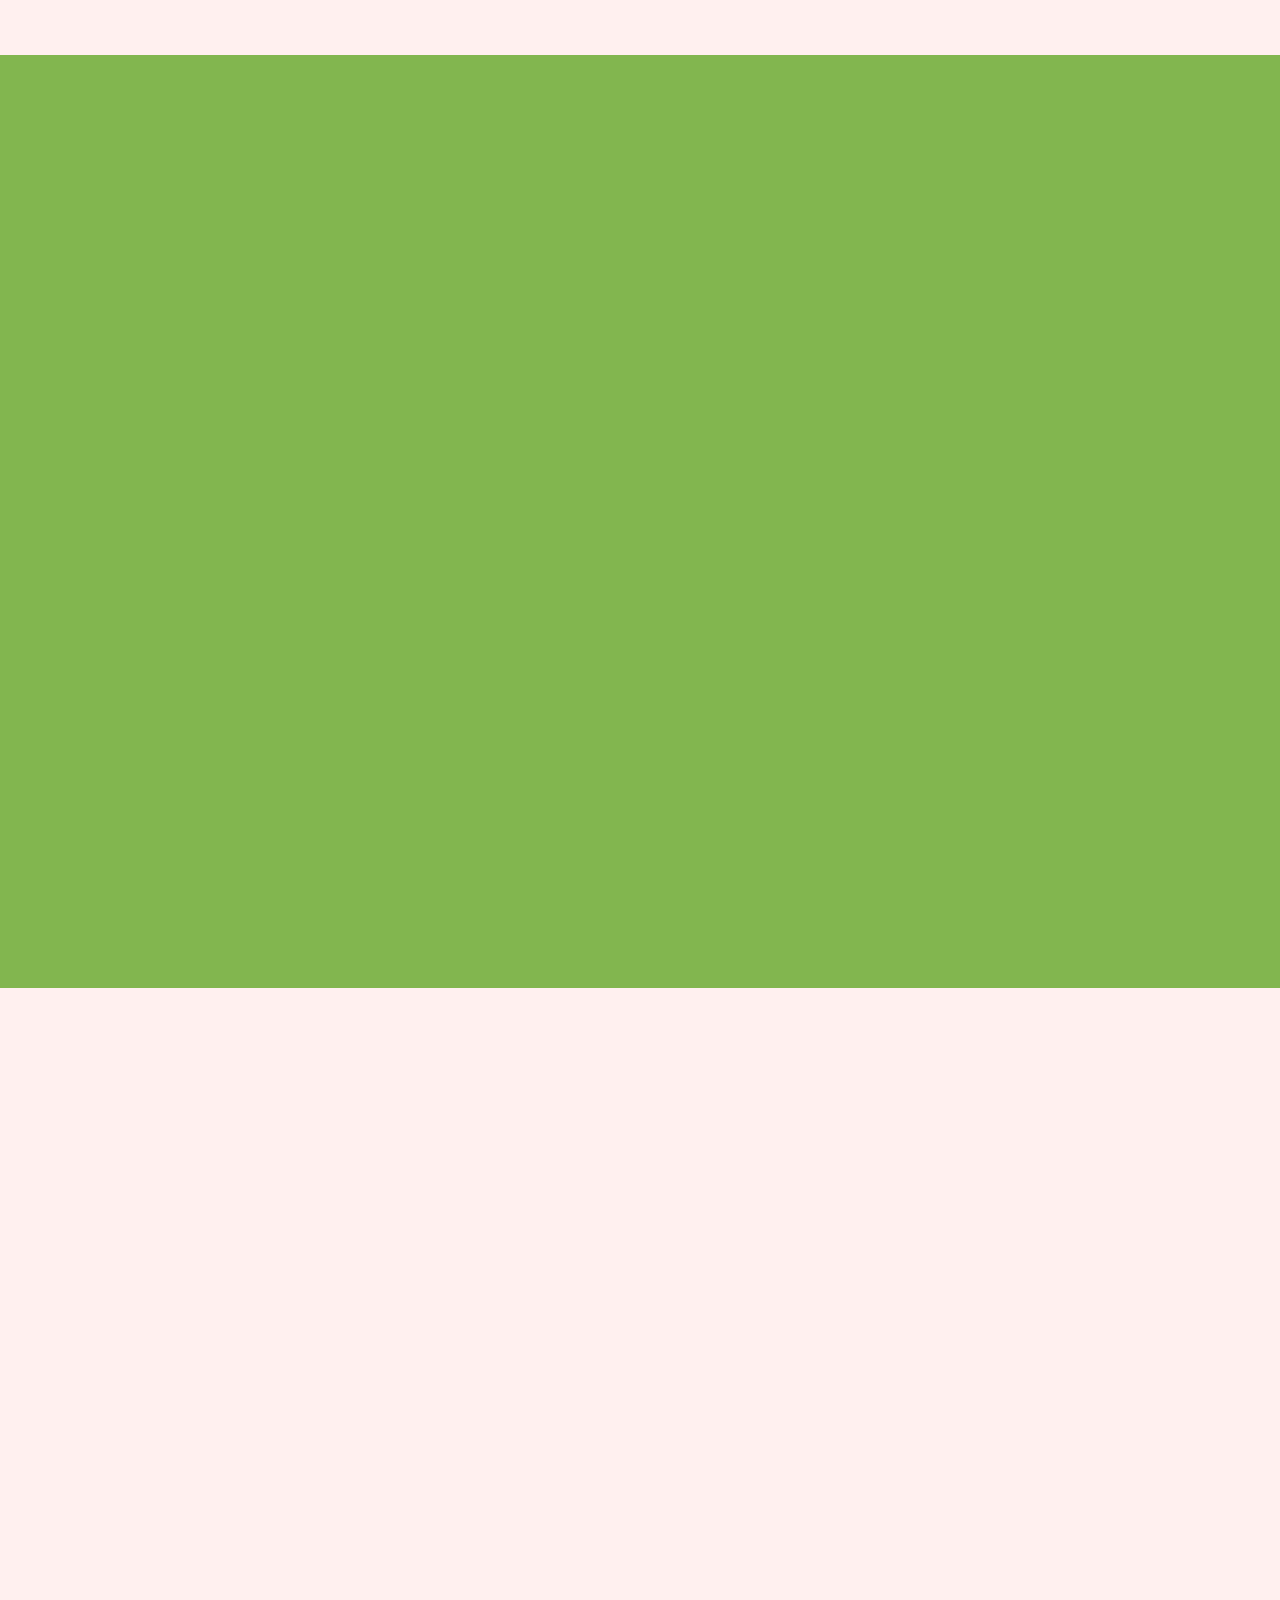
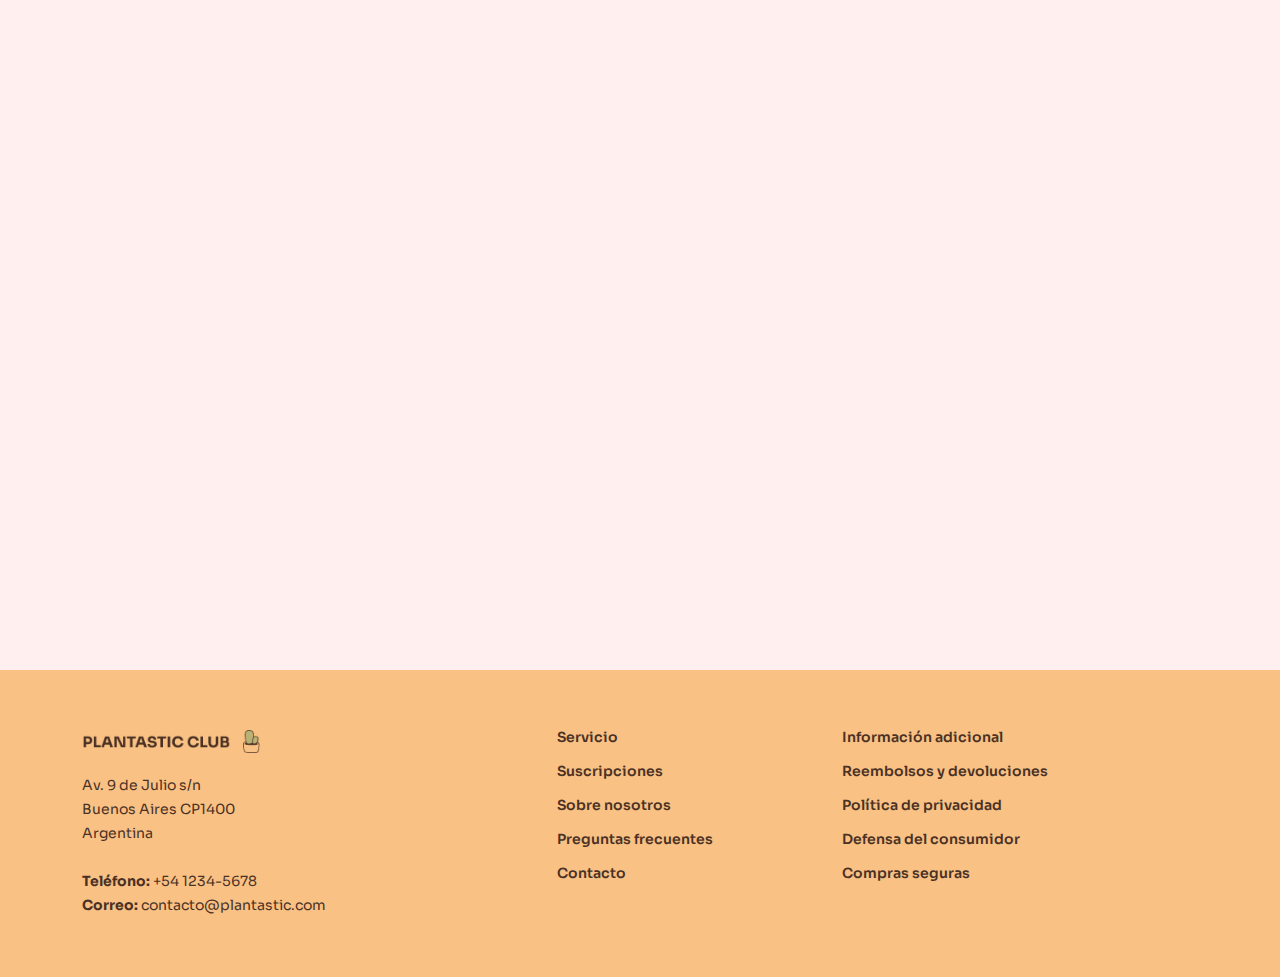
<file: detalle.html>
<!DOCTYPE html>
<html lang="en">

<head>
  <meta charset="utf-8">
  <meta content="width=device-width, initial-scale=1.0" name="viewport">

  <title>Plantastic Club</title>
  <meta content="" name="description">
  <meta content="" name="keywords">
  <meta content="#f9c084" name="theme-color">


  <!-- Favicons -->
  <link href="assets/img/favicon2.png" rel="icon">
  <link href="assets/img/apple-touch-icon.png" rel="apple-touch-icon">

  <!-- Vendor CSS Files -->
  <link href="assets/vendor/aos/aos.css" rel="stylesheet">
  <link href="assets/vendor/bootstrap/css/bootstrap.min.css" rel="stylesheet">
  <link href="assets/vendor/bootstrap-icons/bootstrap-icons.css" rel="stylesheet">
  <link href="assets/vendor/boxicons/css/boxicons.min.css" rel="stylesheet">
  <link href="assets/vendor/glightbox/css/glightbox.min.css" rel="stylesheet">
  <link href="assets/vendor/remixicon/remixicon.css" rel="stylesheet">
  <link href="assets/vendor/swiper/swiper-bundle.min.css" rel="stylesheet">

  <!-- Template Main CSS File -->
  <link href="assets/css/styledetalle.css" rel="stylesheet">
  <link href="assets/css/fuentes.css" rel="stylesheet">
</head>

<body>

  <!-- ======= Header ======= -->
  <header id="header" class="fixed-top d-flex align-items-center">
    <div class="container d-flex align-items-center">
      <a href="index.html" class="logo me-auto"><img src="assets/img/logo.png" alt=""></a>

      <nav id="navbar" class="navbar order-last order-lg-0">
        <ul>
          <li><a class="nav-link scrollto active" href="#hero">Inicio</a></li>
          <li class="dropdown"><a href="#pricing"><span>Planes</span> <i class="bi bi-chevron-down"></i></a>
            <ul>
              <li><a href="#">Plan Jardinero</a></li>
              <li><a href="#">Plan Botánico</a></li>
              <li><a href="#">Plan Agricultor</a></li>
            </ul>
          </li>
          <li><a class="nav-link scrollto" href="#nosotros">Sobre Nosotros</a></li>
          <li><a class="nav-link scrollto" href="#miembros">Miembros</a></li>
          <li><a class="nav-link scrollto" href="#contact">Conctacto</a></li>
          
        </ul>
        <i class="bi bi-list mobile-nav-toggle"></i>
      </nav><!-- .navbar -->

      <!--<a href="#about" class="get-started-btn scrollto">¡Suscribirse!</a>-->
    </div>
  </header><!-- End Header -->

  <!-- ======= Hero Section ======= -->
  <section id="hero" class="d-flex align-items-center">

    <div class="container"> <!--data-aos="zoom-out" data-aos-delay="100">-->
      <div class="rowhero justify-content-between">

        <div class="col-xl-6">
          <h3>PLAN BOTÁNICO</h3>
          <h4>SUSCRIPCIÓN DE 12 MESES</h4>
          <h1>¡Estás a un paso de ser parte!</h1>
          <div class="subtitulo-hero">
            <h2>Unite ahora ahorrando un 25% y obtené todos los beneficios que el club tiene para vos</h2>
          </div>
          <a class="btn-get-started" href="#pricing">Suscribirme por $ 2499 /mes</a>
          <!-- <a href="#about" class="btn-get-started scrollto">Get Started</a>-->
        </div>

        <div class="col-xl-5 d-flex justify-content-end">
          <img src="assets/img/botanico/hero-detail.png" class="img-hero" alt="#">
        </div>
      </div>
    </div>

  </section><!-- End Hero -->

  <main id="main">

    <!-- ======= Team Section ======= -->
    <section id="nuestro" class="team section-servicio">
      <div class="container" data-aos="fade-up">

        <div class="section-title">
          <h4>SOBRE LA SUSCRIPCIÓN</h4>
          <h2>¿Qué recibirás con este plan?</h2>
        </div>

        <div class="rowteam">

          <div class="col-lg-3 d-flex align-items-center">
            <div class="member" data-aos="fade-up" data-aos-delay="100">
              <div class="member-img text-center">
                <img src="assets/img/botanico/recibis01.png" alt="#">
              </div>
              <div class="member-porque">
                <h4>PLANTA DEL MES</h4>
                <p>Seleccionada por nuestro equipo, te llegará con una maceta de PlantPot®</p>
              </div>
            </div>
          </div>

          <div class="col-lg-3 d-flex align-items-center">
            <div class="member" data-aos="fade-up" data-aos-delay="100">
              <div class="member-img text-center">
                <img src="assets/img/botanico/recibis02.png" alt="#">
              </div>
              <div class="member-porque">
                <h4>HERRAMIENTAS</h4>
                <p>Para poder manipular y cuidar correctamente todas las plantas</p>
              </div>
            </div>
          </div>

          <div class="col-lg-3 d-flex align-items-center">
            <div class="member" data-aos="fade-up" data-aos-delay="100">
              <div class="member-img text-center">
                <img src="assets/img/botanico/recibis03.png" alt="#">
              </div>
              <div class="member-porque">
                <h4>GUÍA INSTRUCTIVA</h4>
                <p>No estarás solo, te enviaremos todo lo necesario para ayudarte</p>
              </div>
            </div>
          </div>


        </div>

      </div>
    </section><!-- End Team Section -->

    <!-- ======= Team Section ======= -->
    <section id="agregado" class="team section-servicio">
      <div class="container" data-aos="fade-up">

        <div class="section-title-add">
          <h4>SOBRE LA SUSCRIPCIÓN</h4>
          <h2>¿Qué recibirás con este plan?</h2>
        </div>

        <div class="row-botanico">

          <div class="add">
            <div class="member" data-aos="fade-up" data-aos-delay="100">
              <div class="etc">
                <img src="assets/img/botanico/regalo00.png" alt="#">
              </div>
              <div class="descripcion">
                <h4>REGALO SORPRESA CADA MES</h4>
                <p>Por si no tenés suficiente sorpresa con saber que planta te llegará, te enviaremos un regalo nuevo con cada caja</p>
                <a class="btn-conoce-mas" href="#pricing">Conocé más <img src="assets/img/botanico/mas.svg" alt=""></a>
              </div>
            </div>
          </div>

          <div class="add">
            <div class="member" data-aos="fade-up" data-aos-delay="100">
              <div class="etc">
                <img src="assets/img/botanico/contenido00.png" alt="#">
              </div>
              <div class="descripcion">
                <h4>CONTENIDOS VISUALES EXCLUSIVOS</h4>
                <p>Para los miembros más curiosos: tutoriales, consejos y más para seguir aprendiendo junto a nosotros</p>
                <a class="btn-conoce-mas" href="#pricing">Conocé más <img src="assets/img/botanico/mas.svg" alt=""></a>
              </div>
            </div>
          </div>

        </div>

      </div>
    </section><!-- End Team Section -->


    <!-- ======= Favoritas ======= -->
    <section id="favoritas" class="favoritas">
      <div class="container" data-aos="fade-up">

        <div class="row-doble-reseña">
          <div class="section-title align-items-center">
            <h4>LAS PLANTITAS DE AGOSTO</h4>
            <h2>Sus favoritas del mes pasado</h2>
            <p>Se acerca la primavera y nosotros ya enviamos las mejores plantitas para la época. Si te gustaron estas,
              preparate para las que se vienen...</p>
          </div>
        </div>

        <div class="seccion-favoritas">

          <div class="plantas">
            <img src="assets/img/plantas/planta01.png" alt="">
            <h5>Ver más <img class="flecha" src="assets/img/plantas/vector.svg" alt=""></h5>
          </div>
          <div class="plantas">
            <img src="assets/img/plantas/planta02.png" alt="">
            <h5>Ver más <img class="flecha" src="assets/img/plantas/vector.svg" alt=""></h5>
          </div>
          <div class="plantas">
            <img src="assets/img/plantas/planta03.png" alt="">
            <h5>Ver más <img class="flecha" src="assets/img/plantas/vector.svg" alt=""></h5>
          </div>
          <div class="plantas">
            <img src="assets/img/plantas/planta04.png" alt="">
            <h5>Ver más <img class="flecha" src="assets/img/plantas/vector.svg" alt=""></h5>
          </div>
        </div>

    </section>

    <!-- ======= Contact Section ======= -->
    <section id="contact" class="contact">
      <div class="container" data-aos="fade-up">

        <div class="row justify-content-around" data-aos="fade-up" data-aos-delay="100">

          <div class="section-contacto col-lg-4">
            <h2>¿Te quedó alguna duda?</h2>
            <p>No dudes en consultar y te ayudaremos con lo que necesites.</p>
          </div>

          <div class="col-lg-6">
            <form action="forms/contact.php" method="post" role="form" class="php-email-form">
              <div class="row">
                <div class="col form-group">
                  <input type="text" name="name" class="form-control" id="name" placeholder="Nombre y Apellido"
                    required>
                </div>
                <div class="col form-group">
                  <input type="email" class="form-control" name="email" id="email" placeholder="Correo electrónico"
                    required>
                </div>
              </div>
              <div class="form-group">
                <input type="text" class="form-control" name="subject" id="subject" placeholder="Asunto" required>
              </div>
              <div class="form-group">
                <textarea class="form-control" name="message" rows="5" placeholder="Mensaje" required></textarea>
              </div>
              <div class="my-3">
                <div class="loading">Loading</div>
                <div class="error-message"></div>
                <div class="sent-message">Your message has been sent. Thank you!</div>
              </div>
              <div ><button type="submit">Enviar mensaje</button></div>
            </form>
          </div>

        </div>

      </div>
    </section><!-- End Contact Section -->

  </main><!-- End #main -->

  <!-- ======= Footer ======= -->
  <footer id="footer">

    <div class="footer-top">
      <div class="container">
        <div class="row justify-content-between">

          <div class="col-lg-4 col-md-6 footer-contact">
            <img src="assets/img/logo.png" alt="">
            <p style="margin-top: 20px;">
              Av. 9 de Julio s/n<br>
              Buenos Aires CP1400<br>
              Argentina<br><br>
              <strong>Teléfono:</strong> +54 1234-5678<br>
              <strong>Correo:</strong> contacto@plantastic.com<br>
            </p>
          </div>

          <div class="col-lg-2 col-md-6 footer-links">
          
            <ul>
              <li><a href="#">Servicio</a></li>
              <li><a href="#">Suscripciones</a></li>
              <li><a href="#">Sobre nosotros</a></li>
              <li><a href="#">Preguntas frecuentes</a></li>
              <li><a href="#">Contacto</a></li>
            </ul>

          </div>

          <div class="col-lg-4 col-md-6 footer-links">
            
            <ul>
              <li><a href="#">Información adicional</a></li>
              <li><a href="#">Reembolsos y devoluciones</a></li>
              <li><a href="#">Política de privacidad</a></li>
              <li><a href="#">Defensa del consumidor</a></li>
              <li><a href="#">Compras seguras</a></li>
            </ul>
            
          </div>

        </div>
      </div>
    </div>

    <!--<div class="container d-md-flex py-4">

      <div class="me-md-auto text-center text-md-start">
        <div class="copyright">
          &copy; Copyright <strong><span>Presento</span></strong>. All Rights Reserved
        </div>
        <div class="credits"> -->
          <!-- All the links in the footer should remain intact. -->
          <!-- You can delete the links only if you purchased the pro version. -->
          <!-- Licensing information: https://bootstrapmade.com/license/ -->
          <!-- Purchase the pro version with working PHP/AJAX contact form: https://bootstrapmade.com/presento-bootstrap-corporate-template/ -->
          <!--Designed by <a href="https://bootstrapmade.com/">BootstrapMade</a>
        </div>
      </div>
      <div class="social-links text-center text-md-end pt-3 pt-md-0">
        <a href="#" class="twitter"><i class="bx bxl-twitter"></i></a>
        <a href="#" class="facebook"><i class="bx bxl-facebook"></i></a>
        <a href="#" class="instagram"><i class="bx bxl-instagram"></i></a>
        <a href="#" class="google-plus"><i class="bx bxl-skype"></i></a>
        <a href="#" class="linkedin"><i class="bx bxl-linkedin"></i></a>
      </div>
    </div>-->
  </footer><!-- End Footer -->

  <a href="#" class="back-to-top d-flex align-items-center justify-content-center"><i
      class="bi bi-arrow-up-short"></i></a>

  <!-- Vendor JS Files -->
  <script src="assets/vendor/purecounter/purecounter_vanilla.js"></script>
  <script src="assets/vendor/aos/aos.js"></script>
  <script src="assets/vendor/bootstrap/js/bootstrap.bundle.min.js"></script>
  <script src="assets/vendor/glightbox/js/glightbox.min.js"></script>
  <script src="assets/vendor/isotope-layout/isotope.pkgd.min.js"></script>
  <script src="assets/vendor/swiper/swiper-bundle.min.js"></script>
  <script src="assets/vendor/php-email-form/validate.js"></script>

  <!-- Template Main JS File -->
  <script src="assets/js/main.js"></script>

</body>

</html>
</file>
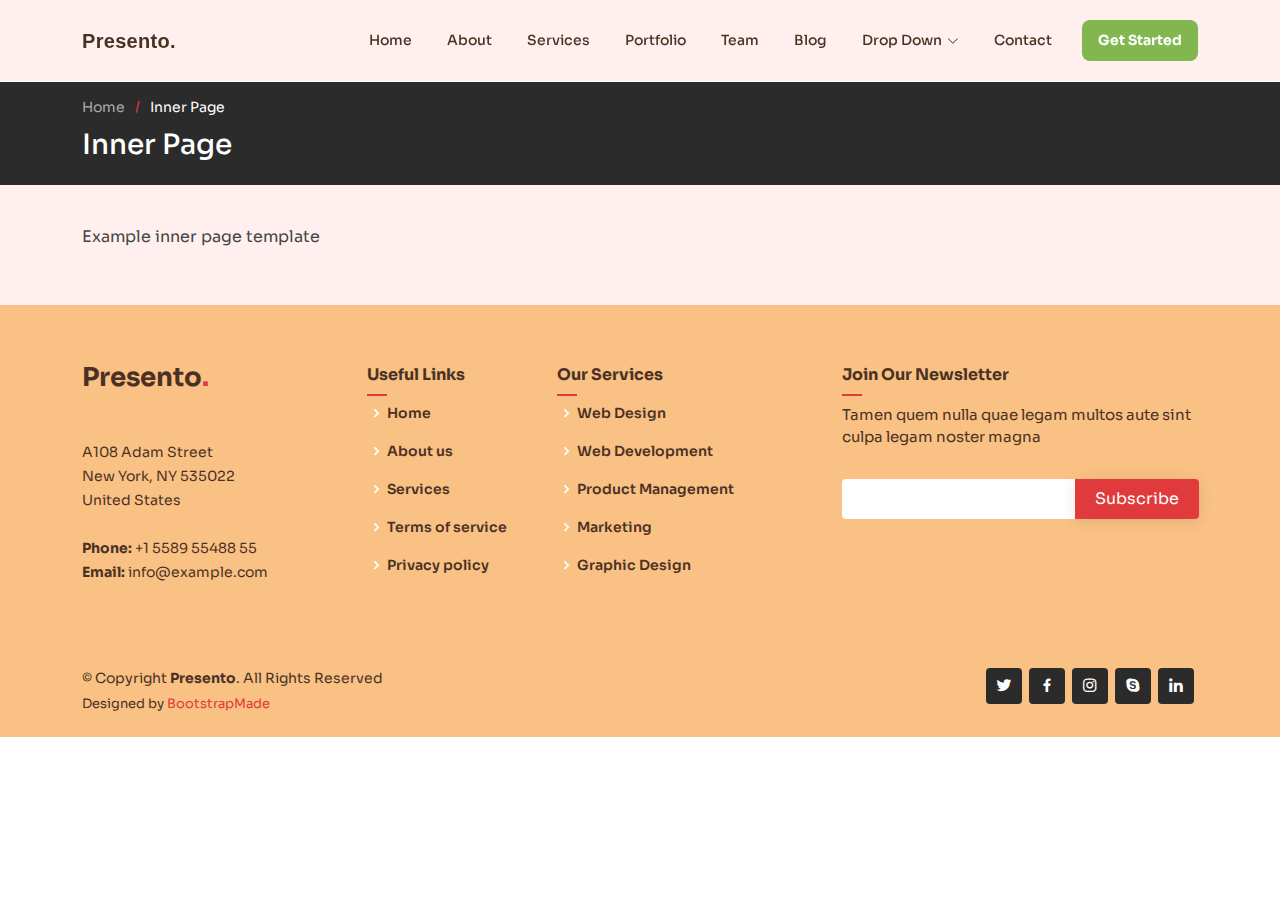
<file: inner-page.html>
<!DOCTYPE html>
<html lang="en">

<head>
  <meta charset="utf-8">
  <meta content="width=device-width, initial-scale=1.0" name="viewport">

  <title>Inner Page - Presento Bootstrap Template</title>
  <meta content="" name="description">
  <meta content="" name="keywords">

  <!-- Favicons -->
  <link href="assets/img/favicon.png" rel="icon">
  <link href="assets/img/apple-touch-icon.png" rel="apple-touch-icon">

  <!-- Google Fonts -->
  <link href="https://fonts.googleapis.com/css?family=Open+Sans:300,300i,400,400i,600,600i,700,700i|Raleway:300,300i,400,400i,500,500i,600,600i,700,700i|Poppins:300,300i,400,400i,500,500i,600,600i,700,700i" rel="stylesheet">

  <!-- Vendor CSS Files -->
  <link href="assets/vendor/aos/aos.css" rel="stylesheet">
  <link href="assets/vendor/bootstrap/css/bootstrap.min.css" rel="stylesheet">
  <link href="assets/vendor/bootstrap-icons/bootstrap-icons.css" rel="stylesheet">
  <link href="assets/vendor/boxicons/css/boxicons.min.css" rel="stylesheet">
  <link href="assets/vendor/glightbox/css/glightbox.min.css" rel="stylesheet">
  <link href="assets/vendor/remixicon/remixicon.css" rel="stylesheet">
  <link href="assets/vendor/swiper/swiper-bundle.min.css" rel="stylesheet">

  <!-- Template Main CSS File -->
  <link href="assets/css/style.css" rel="stylesheet">

  <!-- =======================================================
  * Template Name: Presento
  * Updated: Jul 27 2023 with Bootstrap v5.3.1
  * Template URL: https://bootstrapmade.com/presento-bootstrap-corporate-template/
  * Author: BootstrapMade.com
  * License: https://bootstrapmade.com/license/
  ======================================================== -->
</head>

<body>

  <!-- ======= Header ======= -->
  <header id="header" class="fixed-top d-flex align-items-center">
    <div class="container d-flex align-items-center">
      <h1 class="logo me-auto"><a href="index.html">Presento<span>.</span></a></h1>
      <!-- Uncomment below if you prefer to use an image logo -->
      <!-- <a href="index.html" class="logo me-auto"><img src="assets/img/logo.png" alt=""></a>-->

      <nav id="navbar" class="navbar order-last order-lg-0">
        <ul>
          <li><a class="nav-link scrollto " href="#hero">Home</a></li>
          <li><a class="nav-link scrollto" href="#about">About</a></li>
          <li><a class="nav-link scrollto" href="#services">Services</a></li>
          <li><a class="nav-link scrollto " href="#portfolio">Portfolio</a></li>
          <li><a class="nav-link scrollto" href="#team">Team</a></li>
          <li><a href="blog.html">Blog</a></li>
          <li class="dropdown"><a href="#"><span>Drop Down</span> <i class="bi bi-chevron-down"></i></a>
            <ul>
              <li><a href="#">Drop Down 1</a></li>
              <li class="dropdown"><a href="#"><span>Deep Drop Down</span> <i class="bi bi-chevron-right"></i></a>
                <ul>
                  <li><a href="#">Deep Drop Down 1</a></li>
                  <li><a href="#">Deep Drop Down 2</a></li>
                  <li><a href="#">Deep Drop Down 3</a></li>
                  <li><a href="#">Deep Drop Down 4</a></li>
                  <li><a href="#">Deep Drop Down 5</a></li>
                </ul>
              </li>
              <li><a href="#">Drop Down 2</a></li>
              <li><a href="#">Drop Down 3</a></li>
              <li><a href="#">Drop Down 4</a></li>
            </ul>
          </li>
          <li><a class="nav-link scrollto" href="#contact">Contact</a></li>
        </ul>
        <i class="bi bi-list mobile-nav-toggle"></i>
      </nav><!-- .navbar -->

      <a href="#about" class="get-started-btn scrollto">Get Started</a>
    </div>
  </header><!-- End Header -->

  <main id="main">

    <!-- ======= Breadcrumbs ======= -->
    <section class="breadcrumbs">
      <div class="container">

        <ol>
          <li><a href="index.html">Home</a></li>
          <li>Inner Page</li>
        </ol>
        <h2>Inner Page</h2>

      </div>
    </section><!-- End Breadcrumbs -->

    <section class="inner-page">
      <div class="container" data-aos="fade-up">
        <p>
          Example inner page template
        </p>
      </div>
    </section>

  </main><!-- End #main -->

  <!-- ======= Footer ======= -->
  <footer id="footer">

    <div class="footer-top">
      <div class="container">
        <div class="row">

          <div class="col-lg-3 col-md-6 footer-contact">
            <h3>Presento<span>.</span></h3>
            <p>
              A108 Adam Street <br>
              New York, NY 535022<br>
              United States <br><br>
              <strong>Phone:</strong> +1 5589 55488 55<br>
              <strong>Email:</strong> info@example.com<br>
            </p>
          </div>

          <div class="col-lg-2 col-md-6 footer-links">
            <h4>Useful Links</h4>
            <ul>
              <li><i class="bx bx-chevron-right"></i> <a href="#">Home</a></li>
              <li><i class="bx bx-chevron-right"></i> <a href="#">About us</a></li>
              <li><i class="bx bx-chevron-right"></i> <a href="#">Services</a></li>
              <li><i class="bx bx-chevron-right"></i> <a href="#">Terms of service</a></li>
              <li><i class="bx bx-chevron-right"></i> <a href="#">Privacy policy</a></li>
            </ul>
          </div>

          <div class="col-lg-3 col-md-6 footer-links">
            <h4>Our Services</h4>
            <ul>
              <li><i class="bx bx-chevron-right"></i> <a href="#">Web Design</a></li>
              <li><i class="bx bx-chevron-right"></i> <a href="#">Web Development</a></li>
              <li><i class="bx bx-chevron-right"></i> <a href="#">Product Management</a></li>
              <li><i class="bx bx-chevron-right"></i> <a href="#">Marketing</a></li>
              <li><i class="bx bx-chevron-right"></i> <a href="#">Graphic Design</a></li>
            </ul>
          </div>

          <div class="col-lg-4 col-md-6 footer-newsletter">
            <h4>Join Our Newsletter</h4>
            <p>Tamen quem nulla quae legam multos aute sint culpa legam noster magna</p>
            <form action="" method="post">
              <input type="email" name="email"><input type="submit" value="Subscribe">
            </form>
          </div>

        </div>
      </div>
    </div>

    <div class="container d-md-flex py-4">

      <div class="me-md-auto text-center text-md-start">
        <div class="copyright">
          &copy; Copyright <strong><span>Presento</span></strong>. All Rights Reserved
        </div>
        <div class="credits">
          <!-- All the links in the footer should remain intact. -->
          <!-- You can delete the links only if you purchased the pro version. -->
          <!-- Licensing information: https://bootstrapmade.com/license/ -->
          <!-- Purchase the pro version with working PHP/AJAX contact form: https://bootstrapmade.com/presento-bootstrap-corporate-template/ -->
          Designed by <a href="https://bootstrapmade.com/">BootstrapMade</a>
        </div>
      </div>
      <div class="social-links text-center text-md-end pt-3 pt-md-0">
        <a href="#" class="twitter"><i class="bx bxl-twitter"></i></a>
        <a href="#" class="facebook"><i class="bx bxl-facebook"></i></a>
        <a href="#" class="instagram"><i class="bx bxl-instagram"></i></a>
        <a href="#" class="google-plus"><i class="bx bxl-skype"></i></a>
        <a href="#" class="linkedin"><i class="bx bxl-linkedin"></i></a>
      </div>
    </div>
  </footer><!-- End Footer -->

  <a href="#" class="back-to-top d-flex align-items-center justify-content-center"><i class="bi bi-arrow-up-short"></i></a>

  <!-- Vendor JS Files -->
  <script src="assets/vendor/purecounter/purecounter_vanilla.js"></script>
  <script src="assets/vendor/aos/aos.js"></script>
  <script src="assets/vendor/bootstrap/js/bootstrap.bundle.min.js"></script>
  <script src="assets/vendor/glightbox/js/glightbox.min.js"></script>
  <script src="assets/vendor/isotope-layout/isotope.pkgd.min.js"></script>
  <script src="assets/vendor/swiper/swiper-bundle.min.js"></script>
  <script src="assets/vendor/php-email-form/validate.js"></script>

  <!-- Template Main JS File -->
  <script src="assets/js/main.js"></script>

</body>

</html>
</file>
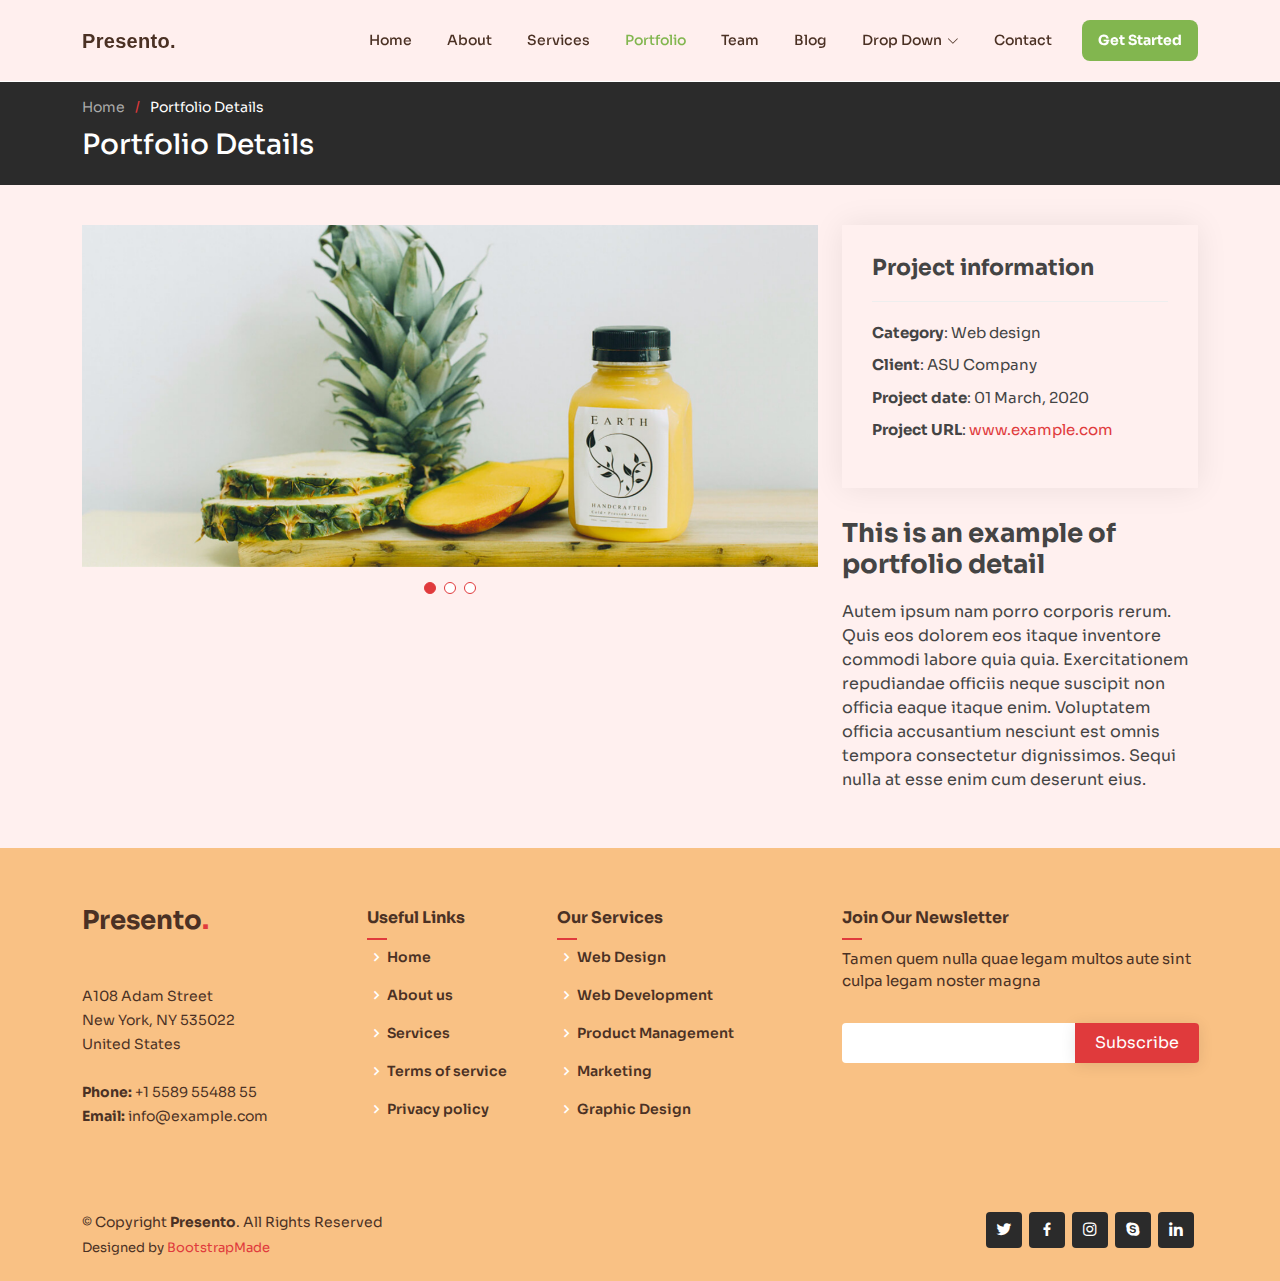
<file: portfolio-details.html>
<!DOCTYPE html>
<html lang="en">

<head>
  <meta charset="utf-8">
  <meta content="width=device-width, initial-scale=1.0" name="viewport">

  <title>Portfolio Details - Presento Bootstrap Template</title>
  <meta content="" name="description">
  <meta content="" name="keywords">

  <!-- Favicons -->
  <link href="assets/img/favicon.png" rel="icon">
  <link href="assets/img/apple-touch-icon.png" rel="apple-touch-icon">

  <!-- Google Fonts -->
  <link href="https://fonts.googleapis.com/css?family=Open+Sans:300,300i,400,400i,600,600i,700,700i|Raleway:300,300i,400,400i,500,500i,600,600i,700,700i|Poppins:300,300i,400,400i,500,500i,600,600i,700,700i" rel="stylesheet">

  <!-- Vendor CSS Files -->
  <link href="assets/vendor/aos/aos.css" rel="stylesheet">
  <link href="assets/vendor/bootstrap/css/bootstrap.min.css" rel="stylesheet">
  <link href="assets/vendor/bootstrap-icons/bootstrap-icons.css" rel="stylesheet">
  <link href="assets/vendor/boxicons/css/boxicons.min.css" rel="stylesheet">
  <link href="assets/vendor/glightbox/css/glightbox.min.css" rel="stylesheet">
  <link href="assets/vendor/remixicon/remixicon.css" rel="stylesheet">
  <link href="assets/vendor/swiper/swiper-bundle.min.css" rel="stylesheet">

  <!-- Template Main CSS File -->
  <link href="assets/css/style.css" rel="stylesheet">

  <!-- =======================================================
  * Template Name: Presento
  * Updated: Jul 27 2023 with Bootstrap v5.3.1
  * Template URL: https://bootstrapmade.com/presento-bootstrap-corporate-template/
  * Author: BootstrapMade.com
  * License: https://bootstrapmade.com/license/
  ======================================================== -->
</head>

<body>

  <!-- ======= Header ======= -->
  <header id="header" class="fixed-top d-flex align-items-center">
    <div class="container d-flex align-items-center">
      <h1 class="logo me-auto"><a href="index.html">Presento<span>.</span></a></h1>
      <!-- Uncomment below if you prefer to use an image logo -->
      <!-- <a href="index.html" class="logo me-auto"><img src="assets/img/logo.png" alt=""></a>-->

      <nav id="navbar" class="navbar order-last order-lg-0">
        <ul>
          <li><a class="nav-link scrollto " href="#hero">Home</a></li>
          <li><a class="nav-link scrollto" href="#about">About</a></li>
          <li><a class="nav-link scrollto" href="#services">Services</a></li>
          <li><a class="nav-link scrollto active" href="#portfolio">Portfolio</a></li>
          <li><a class="nav-link scrollto" href="#team">Team</a></li>
          <li><a href="blog.html">Blog</a></li>
          <li class="dropdown"><a href="#"><span>Drop Down</span> <i class="bi bi-chevron-down"></i></a>
            <ul>
              <li><a href="#">Drop Down 1</a></li>
              <li class="dropdown"><a href="#"><span>Deep Drop Down</span> <i class="bi bi-chevron-right"></i></a>
                <ul>
                  <li><a href="#">Deep Drop Down 1</a></li>
                  <li><a href="#">Deep Drop Down 2</a></li>
                  <li><a href="#">Deep Drop Down 3</a></li>
                  <li><a href="#">Deep Drop Down 4</a></li>
                  <li><a href="#">Deep Drop Down 5</a></li>
                </ul>
              </li>
              <li><a href="#">Drop Down 2</a></li>
              <li><a href="#">Drop Down 3</a></li>
              <li><a href="#">Drop Down 4</a></li>
            </ul>
          </li>
          <li><a class="nav-link scrollto" href="#contact">Contact</a></li>
        </ul>
        <i class="bi bi-list mobile-nav-toggle"></i>
      </nav><!-- .navbar -->

      <a href="#about" class="get-started-btn scrollto">Get Started</a>
    </div>
  </header><!-- End Header -->

  <main id="main">

    <!-- ======= Breadcrumbs ======= -->
    <section class="breadcrumbs">
      <div class="container">

        <ol>
          <li><a href="index.html">Home</a></li>
          <li>Portfolio Details</li>
        </ol>
        <h2>Portfolio Details</h2>

      </div>
    </section><!-- End Breadcrumbs -->

    <!-- ======= Portfolio Details Section ======= -->
    <section id="portfolio-details" class="portfolio-details">
      <div class="container">

        <div class="row gy-4">

          <div class="col-lg-8">
            <div class="portfolio-details-slider swiper">
              <div class="swiper-wrapper align-items-center">

                <div class="swiper-slide">
                  <img src="assets/img/portfolio/portfolio-details-1.jpg" alt="">
                </div>

                <div class="swiper-slide">
                  <img src="assets/img/portfolio/portfolio-details-2.jpg" alt="">
                </div>

                <div class="swiper-slide">
                  <img src="assets/img/portfolio/portfolio-details-3.jpg" alt="">
                </div>

              </div>
              <div class="swiper-pagination"></div>
            </div>
          </div>

          <div class="col-lg-4">
            <div class="portfolio-info">
              <h3>Project information</h3>
              <ul>
                <li><strong>Category</strong>: Web design</li>
                <li><strong>Client</strong>: ASU Company</li>
                <li><strong>Project date</strong>: 01 March, 2020</li>
                <li><strong>Project URL</strong>: <a href="#">www.example.com</a></li>
              </ul>
            </div>
            <div class="portfolio-description">
              <h2>This is an example of portfolio detail</h2>
              <p>
                Autem ipsum nam porro corporis rerum. Quis eos dolorem eos itaque inventore commodi labore quia quia. Exercitationem repudiandae officiis neque suscipit non officia eaque itaque enim. Voluptatem officia accusantium nesciunt est omnis tempora consectetur dignissimos. Sequi nulla at esse enim cum deserunt eius.
              </p>
            </div>
          </div>

        </div>

      </div>
    </section><!-- End Portfolio Details Section -->

  </main><!-- End #main -->

  <!-- ======= Footer ======= -->
  <footer id="footer">

    <div class="footer-top">
      <div class="container">
        <div class="row">

          <div class="col-lg-3 col-md-6 footer-contact">
            <h3>Presento<span>.</span></h3>
            <p>
              A108 Adam Street <br>
              New York, NY 535022<br>
              United States <br><br>
              <strong>Phone:</strong> +1 5589 55488 55<br>
              <strong>Email:</strong> info@example.com<br>
            </p>
          </div>

          <div class="col-lg-2 col-md-6 footer-links">
            <h4>Useful Links</h4>
            <ul>
              <li><i class="bx bx-chevron-right"></i> <a href="#">Home</a></li>
              <li><i class="bx bx-chevron-right"></i> <a href="#">About us</a></li>
              <li><i class="bx bx-chevron-right"></i> <a href="#">Services</a></li>
              <li><i class="bx bx-chevron-right"></i> <a href="#">Terms of service</a></li>
              <li><i class="bx bx-chevron-right"></i> <a href="#">Privacy policy</a></li>
            </ul>
          </div>

          <div class="col-lg-3 col-md-6 footer-links">
            <h4>Our Services</h4>
            <ul>
              <li><i class="bx bx-chevron-right"></i> <a href="#">Web Design</a></li>
              <li><i class="bx bx-chevron-right"></i> <a href="#">Web Development</a></li>
              <li><i class="bx bx-chevron-right"></i> <a href="#">Product Management</a></li>
              <li><i class="bx bx-chevron-right"></i> <a href="#">Marketing</a></li>
              <li><i class="bx bx-chevron-right"></i> <a href="#">Graphic Design</a></li>
            </ul>
          </div>

          <div class="col-lg-4 col-md-6 footer-newsletter">
            <h4>Join Our Newsletter</h4>
            <p>Tamen quem nulla quae legam multos aute sint culpa legam noster magna</p>
            <form action="" method="post">
              <input type="email" name="email"><input type="submit" value="Subscribe">
            </form>
          </div>

        </div>
      </div>
    </div>

    <div class="container d-md-flex py-4">

      <div class="me-md-auto text-center text-md-start">
        <div class="copyright">
          &copy; Copyright <strong><span>Presento</span></strong>. All Rights Reserved
        </div>
        <div class="credits">
          <!-- All the links in the footer should remain intact. -->
          <!-- You can delete the links only if you purchased the pro version. -->
          <!-- Licensing information: https://bootstrapmade.com/license/ -->
          <!-- Purchase the pro version with working PHP/AJAX contact form: https://bootstrapmade.com/presento-bootstrap-corporate-template/ -->
          Designed by <a href="https://bootstrapmade.com/">BootstrapMade</a>
        </div>
      </div>
      <div class="social-links text-center text-md-end pt-3 pt-md-0">
        <a href="#" class="twitter"><i class="bx bxl-twitter"></i></a>
        <a href="#" class="facebook"><i class="bx bxl-facebook"></i></a>
        <a href="#" class="instagram"><i class="bx bxl-instagram"></i></a>
        <a href="#" class="google-plus"><i class="bx bxl-skype"></i></a>
        <a href="#" class="linkedin"><i class="bx bxl-linkedin"></i></a>
      </div>
    </div>
  </footer><!-- End Footer -->

  <a href="#" class="back-to-top d-flex align-items-center justify-content-center"><i class="bi bi-arrow-up-short"></i></a>

  <!-- Vendor JS Files -->
  <script src="assets/vendor/purecounter/purecounter_vanilla.js"></script>
  <script src="assets/vendor/aos/aos.js"></script>
  <script src="assets/vendor/bootstrap/js/bootstrap.bundle.min.js"></script>
  <script src="assets/vendor/glightbox/js/glightbox.min.js"></script>
  <script src="assets/vendor/isotope-layout/isotope.pkgd.min.js"></script>
  <script src="assets/vendor/swiper/swiper-bundle.min.js"></script>
  <script src="assets/vendor/php-email-form/validate.js"></script>

  <!-- Template Main JS File -->
  <script src="assets/js/main.js"></script>

</body>

</html>
</file>
<file: assets/css/fuentes.css>
@font-face {
    font-family: migra;
    src: url("./fonts/migra.otf");
}
</file>
<file: assets/css/style.css>
@import url('https://fonts.googleapis.com/css2?family=Sora:wght@100;200;300;400;500;600;700;800&display=swap');

/**
* Template Name: Presento
* Updated: Jul 27 2023 with Bootstrap v5.3.1
* Template URL: https://bootstrapmade.com/presento-bootstrap-corporate-template/
* Author: BootstrapMade.com
* License: https://bootstrapmade.com/license/
*/

/*--------------------------------------------------------------
# General
--------------------------------------------------------------*/

body {
  font-family: Sora, sans-serif;
  color: #444444;
}

a {
  color: #e03a3c;
  text-decoration: none;
}

a:hover {
  color: #e76668;
  text-decoration: none;
}

h1,
h2,
h3,
h4,
h5,
h6 {
  font-family: Sora, sans-serif;
}

/*--------------------------------------------------------------
# Back to top button
--------------------------------------------------------------*/
.back-to-top {
  position: fixed;
  visibility: hidden;
  opacity: 0;
  right: 15px;
  bottom: 15px;
  z-index: 996;
  background: #82B64F;
  width: 40px;
  height: 40px;
  border-radius: 4px;
  transition: all 0.4s;
}

.back-to-top i {
  font-size: 28px;
  color: #fff;
  line-height: 0;
}

.back-to-top:hover {
  background: #345734;
  color: #fff;
}

.back-to-top.active {
  visibility: visible;
  opacity: 1;
}

/*--------------------------------------------------------------
# Disable aos animation delay on mobile devices
--------------------------------------------------------------*/
@media screen and (max-width: 768px) {
  [data-aos-delay] {
    transition-delay: 0 !important;
  }
}

/*--------------------------------------------------------------
# Header
--------------------------------------------------------------*/
#header {
  background: rgba(255, 232, 231, 0.70);
  backdrop-filter: blur(12px);
  transition: all 0.5s;
  z-index: 997;
  padding: 20px 0;
}

#header.header-scrolled {
  padding: 12px 0;
  /*box-shadow: 0px 2px 15px rgb(223, 223, 223);*/
}

#header .logo {
  font-size: 20px;
  margin: 0;
  padding: 0;
  font-weight: 800;
  font-family: Migra, sans-serif;
  letter-spacing: 0.3px;
}

#header .logo a {
  color: #4B3124;
}

#header .logo img {
  max-height: 25px;
}

/*--------------------------------------------------------------
# Get Startet Button
--------------------------------------------------------------*/
.get-started-btn {
  margin-left: 30px;
  background: #82B64F;
  color: #ffffff;
  border-radius: 8px;
  padding: 10px 16px;
  white-space: nowrap;
  transition: 0.3s;
  font-size: 14px;
  font-weight: 700;
  display: inline-flex;
}

.get-started-btn:hover {
  background: #3f5c22;
  color: #fff;
}

@media (max-width: 992px) {
  .get-started-btn {
    margin: 0 15px 0 0;
    padding: 6px 18px;
  }
}

/*--------------------------------------------------------------
# Navigation Menu
--------------------------------------------------------------*/
/**
* Desktop Navigation 
*/
.navbar {
  padding: 0;

}

.navbar ul {
  margin: 0;
  padding: 0;
  display: flex;
  list-style: none;
  align-items: center;
  gap: 5px;
}

.navbar li {
  position: relative;
}

.navbar a,
.navbar a:focus {
  display: flex;
  align-items: center;
  justify-content: space-between;
  padding: 10px 0 10px 30px;
  font-family: Sora, sans-serif;
  font-size: 14px;
  font-weight: 500;
  color: #4B3124;
  white-space: nowrap;
  transition: 0.3s;
}

.navbar a i,
.navbar a:focus i {
  font-size: 12px;
  line-height: 0;
  margin-left: 5px;
}

.navbar a:hover,
.navbar .active,
.navbar .active:focus,
.navbar li:hover>a {
  color: #82B64F;
}

.navbar .dropdown ul {
  display: block;
  position: absolute;
  left: 30px;
  top: calc(100% + 30px);
  margin: 0;
  padding: 10px 0;
  z-index: 99;
  opacity: 0;
  visibility: hidden;
  background: rgba(255, 232, 231, 0.99);
  border-radius: 8px;
  box-shadow: 0px 0px 30px rgba(127, 137, 161, 0.15);
  transition: 0.3s;
  backdrop-filter: blur(22px);
}

.navbar .dropdown ul li {
  min-width: 200px;
}

.navbar .dropdown ul a {
  padding: 10px 20px;
  font-size: 13px;
}

.navbar .dropdown ul a i {
  font-size: 12px;
}

.navbar .dropdown ul a:hover,
.navbar .dropdown ul .active:hover,
.navbar .dropdown ul li:hover>a {
  color: #82B64F;
}

.navbar .dropdown:hover>ul {
  opacity: 1;
  top: 100%;
  visibility: visible;
}

.navbar .dropdown .dropdown ul {
  top: 0;
  left: calc(100% - 30px);
  visibility: hidden;
}

.navbar .dropdown .dropdown:hover>ul {
  opacity: 1;
  top: 0;
  left: 100%;
  visibility: visible;
}

@media (max-width: 1366px) {
  .navbar .dropdown .dropdown ul {
    left: -90%;
  }

  .navbar .dropdown .dropdown:hover>ul {
    left: -100%;
  }
}

/**
* Mobile Navigation 
*/
.mobile-nav-toggle {
  color: #4B3124;
  font-size: 28px;
  cursor: pointer;
  display: none;
  line-height: 0;
  transition: 0.5s;
}

.mobile-nav-toggle.bi-x {
  color: #fff;
}

@media (max-width: 991px) {
  .mobile-nav-toggle {
    display: block;
  }

  .navbar ul {
    display: none;
  }
}

.navbar-mobile {
  position: fixed;
  overflow: hidden;
  top: 0;
  right: 0;
  left: 0;
  bottom: 0;
  background: #4B3124;
  transition: 0.3s;
  z-index: 999;
}

.navbar-mobile .mobile-nav-toggle {
  position: absolute;
  top: 15px;
  right: 15px;
}

.navbar-mobile ul {
  display: block;
  position: absolute;
  top: 55px;
  right: 15px;
  bottom: 15px;
  left: 15px;
  padding: 10px 0;
  background-color: #fff;
  overflow-y: auto;
  transition: 0.3s;
  border-radius: 8px;
}

.navbar-mobile a,
.navbar-mobile a:focus {
  padding: 10px 20px;
  font-size: 15px;
  color: #111111;
}

.navbar-mobile a:hover,
.navbar-mobile .active,
.navbar-mobile li:hover>a {
  color: #82B64F;
}

.navbar-mobile .getstarted,
.navbar-mobile .getstarted:focus {
  margin: 15px;
}

.navbar-mobile .dropdown ul {
  position: static;
  display: none;
  margin: 10px 20px;
  padding: 10px 0;
  z-index: 99;
  opacity: 1;
  visibility: visible;
  background: #fff;
  box-shadow: 0px 0px 30px rgba(127, 137, 161, 0.25);
}

.navbar-mobile .dropdown ul li {
  min-width: 200px;
}

.navbar-mobile .dropdown ul a {
  padding: 10px 20px;
}

.navbar-mobile .dropdown ul a i {
  font-size: 12px;
}

.navbar-mobile .dropdown ul a:hover,
.navbar-mobile .dropdown ul .active:hover,
.navbar-mobile .dropdown ul li:hover>a {
  color: #82B64F;
}

.navbar-mobile .dropdown>.dropdown-active {
  display: block;
}

/*--------------------------------------------------------------
# Hero Section
--------------------------------------------------------------*/
#hero {
  width: 100%;
  height: 100vh;
  background-color: #FFE8E7;
  background-size: cover;
  position: relative;
}

.rowhero {
  display: flex;
  text-align: left;
  align-items: center;
}

/*#hero:before {
  content: "";
  position: absolute;
}*/

#hero h1 {
  margin: 0;
  font-size: 64px;
  font-weight: 800;
  color: #4B3124;
  line-height: 105%;
  max-width: 90%;
  padding: 16px 0 0;
}

#hero h2 {
  color: #4B3124;
  margin: 3vh 0 0 0;
  font-size: 16px;
  font-weight: 400;
  line-height: 1.6em;
  letter-spacing: 0.2px;
}

#hero h3 {
  font-size: 21px;
  letter-spacing: 1.5px;
  font-weight: 800;
  color: #4B3124;
}

#hero h4 {
  font-size: 13px;
  font-weight: 600;
  font-family: Sora, sans-serif;
  margin-bottom: 40px;
  color: #4B3124;
  letter-spacing: 2px;
}

#hero .btn-get-started {
  display: inline-block;
  padding: 10px 20px;
  border-radius: 4px;
  transition: 0.5s;
  margin-top: 40px;
  color: #fff;
  background: #82B64F;
  border: 2px solid #82B64F;
  text-decoration: none;
  font-weight: 600;
}

#hero .btn-get-started:hover {
  border-color: #3f5c22;
  color: #fff;
  background-color: #3f5c22;
  transition: 1.5s;
}



/*--------------------------------------------------------------
# Sections General
--------------------------------------------------------------*/
section {
  padding: 40px 0;
  overflow: hidden;
  position: relative;
}

.section-title {
  text-align: center;
  padding-bottom: 30px;
  position: relative;
}

.section-title h2 {
  font-size: 50px;
  font-weight: 800;
  position: relative;
  margin-bottom: 8vh;
  color: #4B3124;
}

.section-title h4 {
  font-size: 14px;
  font-weight: 500;
  position: relative;
  letter-spacing: 3px;
  margin-bottom: 3vh;
  color: #4B3124;
}

.section-title p {
  margin-bottom: 0;
}

.section-bg {
  padding: 120px 0;
  color: #fff;
}

/*.section-bg:before {
  content: "";
  background: #1b1b1b;
  position: absolute;
  bottom: 60px;
  top: 60px;
  left: 0;
  right: 0;
}*/

.section-precios {
  text-align: center;
  padding-bottom: 20px;
  position: relative;
}

.section-precios h2 {
  font-size: 50px;
  font-weight: 800;
  position: relative;
  margin-bottom: 8vh;
  color: #4B3124;
}

.section-precios h4 {
  font-size: 14px;
  font-weight: 500;
  position: relative;
  letter-spacing: 3px;
  margin-bottom: 3vh;
  color: #4B3124;
}

.section-about {
  display: flex;
  flex-direction: column;
  justify-content: space-around;
}

.section-about h2 {
  font-size: 50px;
  font-weight: 800;
  /*margin-bottom: 8vh;*/
  color: #4B3124;
  line-height: 130%;
}

.section-about h4 {
  font-size: 14px;
  font-weight: 500;
  position: relative;
  letter-spacing: 3px;
  /*margin-bottom: 3vh;*/
  color: #4B3124;
}

.section-about p {
  font-weight: 400;
  font-size: 15px;
  color: #4B3124;
  line-height: 150%;
  width: 80%;
}

.section-contacto {
  display: flex;
  flex-direction: column;
}

.section-contacto h2 {
  font-size: 50px;
  font-weight: 800;
  position: relative;
  margin-bottom: 5vh;
  color: #4B3124;
}

.section-contacto h4 {
  font-size: 14px;
  font-weight: 500;
  position: relative;
  letter-spacing: 3px;
  margin-bottom: 3vh;
  color: #4B3124;
}

.section-contacto p {
  font-weight: 400;
  font-size: 15px;
  color: #4B3124;
  line-height: 150%;
  padding-right: 110px;
}

/*--------------------------------------------------------------
# Breadcrumbs
--------------------------------------------------------------*/
.breadcrumbs {
  padding: 15px 0;
  background: #2b2b2b;
  min-height: 40px;
  margin-top: 82px;
  color: #fff;
}

.breadcrumbs h2 {
  font-size: 28px;
  font-weight: 500;
}

.breadcrumbs ol {
  display: flex;
  flex-wrap: wrap;
  list-style: none;
  padding: 0 0 10px 0;
  margin: 0;
  font-size: 14px;
}

.breadcrumbs ol a {
  color: #aaaaaa;
}

.breadcrumbs ol a:hover {
  color: #fff;
  transition: 0.3s;
}

.breadcrumbs ol li+li {
  padding-left: 10px;
}

.breadcrumbs ol li+li::before {
  display: inline-block;
  padding-right: 10px;
  color: #e03a3c;
  content: "/";
}

/*--------------------------------------------------------------
# Clients
--------------------------------------------------------------*/
.clients .swiper-pagination {
  margin-top: 20px;
  position: relative;
}

.clients .swiper-pagination .swiper-pagination-bullet {
  width: 12px;
  height: 12px;
  background-color: #fff;
  opacity: 1;
  border: 1px solid #e03a3c;
}

.clients .swiper-pagination .swiper-pagination-bullet-active {
  background-color: #e03a3c;
}

.clients .swiper-slide img {
  opacity: 0.5;
  transition: 0.3s;
  filter: grayscale(100);
}

.clients .swiper-slide img:hover {
  opacity: 1;
  filter: none;
}

/*--------------------------------------------------------------
# About
--------------------------------------------------------------*/

#about {
  background: #AAAAAA;
}

.about .container {
  position: relative;
  z-index: 10;
}

.about .content {
  padding: 30px 30px 30px 0;
}

.about .content h3 {
  font-weight: 700;
  font-size: 34px;
  margin-bottom: 30px;
}

.about .content p {
  margin-bottom: 30px;
}

.about .content .about-btn {
  padding: 8px 30px 9px 30px;
  color: #fff;
  border-radius: 50px;
  transition: 0.3s;
  text-transform: uppercase;
  font-weight: 600;
  font-size: 13px;
  display: inline-flex;
  align-items: center;
  border: 2px solid #e03a3c;
}

.about .content .about-btn i {
  font-size: 16px;
  padding-left: 5px;
}

.about .content .about-btn:hover {
  background: #e35052;
  background: #e03a3c;
}

.about .icon-boxes .icon-box {
  margin-top: 30px;
}

.about .icon-boxes .icon-box i {
  font-size: 40px;
  color: #e03a3c;
  margin-bottom: 10px;
}

.about .icon-boxes .icon-box h4 {
  font-size: 20px;
  font-weight: 700;
  margin: 0 0 10px 0;
}

.about .icon-boxes .icon-box p {
  font-size: 15px;
  color: #848484;
}

@media (max-width: 1200px) {
  .about .content {
    padding-right: 0;
  }
}

@media (max-width: 768px) {
  .about {
    text-align: center;
  }
}

/*--------------------------------------------------------------
# Counts
--------------------------------------------------------------*/
.counts {
  padding-top: 80px;
}

.counts .count-box {
  padding: 30px 30px 25px 30px;
  width: 100%;
  position: relative;
  text-align: center;
  box-shadow: 0px 2px 35px rgba(0, 0, 0, 0.06);
  border-radius: 4px;
}

.counts .count-box i {
  position: absolute;
  width: 54px;
  height: 54px;
  top: -27px;
  left: 50%;
  transform: translateX(-50%);
  font-size: 24px;
  background: #fff;
  color: #e03a3c;
  border-radius: 50px;
  border: 2px solid #fff;
  box-shadow: 0px 2px 25px rgba(0, 0, 0, 0.1);
  display: inline-flex;
  align-items: center;
  justify-content: center;
}

.counts .count-box span {
  font-size: 36px;
  display: block;
  font-weight: 700;
  color: #111111;
}

.counts .count-box p {
  padding: 0;
  margin: 0;
  font-family: Sora, sans-serif;
  font-size: 14px;
}

/*--------------------------------------------------------------
# Tabs
--------------------------------------------------------------*/
.tabs .nav-tabs {
  border: 0;
}

.tabs .nav-link {
  border: 1px solid #b9b9b9;
  padding: 15px;
  transition: 0.3s;
  color: #111111;
  border-radius: 0;
  display: flex;
  align-items: center;
  justify-content: center;
  cursor: pointer;
}

.tabs .nav-link i {
  padding-right: 15px;
  font-size: 48px;
}

.tabs .nav-link h4 {
  font-size: 18px;
  font-weight: 600;
  margin: 0;
}

.tabs .nav-link:hover {
  color: #e03a3c;
}

.tabs .nav-link.active {
  background: #e03a3c;
  color: #fff;
  border-color: #e03a3c;
}

@media (max-width: 768px) {
  .tabs .nav-link i {
    padding: 0;
    line-height: 1;
    font-size: 36px;
  }
}

@media (max-width: 575px) {
  .tabs .nav-link {
    padding: 15px;
  }

  .tabs .nav-link i {
    font-size: 24px;
  }
}

.tabs .tab-content {
  margin-top: 30px;
}

.tabs .tab-pane h3 {
  font-weight: 600;
  font-size: 26px;
}

.tabs .tab-pane ul {
  list-style: none;
  padding: 0;
}

.tabs .tab-pane ul li {
  padding-bottom: 10px;
}

.tabs .tab-pane ul i {
  font-size: 20px;
  padding-right: 4px;
  color: #e03a3c;
}

.tabs .tab-pane p:last-child {
  margin-bottom: 0;
}

/*--------------------------------------------------------------
# Services
--------------------------------------------------------------*/
.services .icon-box {
  margin-bottom: 20px;
  padding: 30px;
  border-radius: 6px;
  background: #252525;
  transition: 0.3s;
  position: relative;
}

.services .icon-box:hover {
  background: #2b2b2b;
}

.services .icon-box i {
  float: left;
  color: #e03a3c;
  font-size: 40px;
  line-height: 0;
}

.services .icon-box h4 {
  margin-left: 70px;
  font-weight: 700;
  margin-bottom: 15px;
  font-size: 18px;
}

.services .icon-box h4 a {
  color: #fff;
  transition: 0.3s;
}

.services .icon-box h4 a:hover {
  text-decoration: underline;
}

.services .icon-box .icon-box:hover h4 a {
  color: #e03a3c;
}

.services .icon-box p {
  margin-left: 70px;
  line-height: 24px;
  font-size: 14px;
}

/*--------------------------------------------------------------
# Portfolio
--------------------------------------------------------------*/
.portfolio .portfolio-item {
  margin-bottom: 30px;
}

.portfolio #portfolio-flters {
  padding: 0;
  margin: 0 auto 20px auto;
  list-style: none;
  text-align: center;
}

.portfolio #portfolio-flters li {
  cursor: pointer;
  display: inline-block;
  padding: 8px 15px 10px 15px;
  font-size: 14px;
  font-weight: 600;
  line-height: 1;
  text-transform: uppercase;
  color: #444444;
  margin-bottom: 5px;
  transition: all 0.3s ease-in-out;
  border-radius: 3px;
}

.portfolio #portfolio-flters li:hover,
.portfolio #portfolio-flters li.filter-active {
  color: #fff;
  background: #e03a3c;
}

.portfolio #portfolio-flters li:last-child {
  margin-right: 0;
}

.portfolio .portfolio-wrap {
  transition: 0.3s;
  position: relative;
  overflow: hidden;
  z-index: 1;
  background: rgba(17, 17, 17, 0.6);
}

.portfolio .portfolio-wrap::before {
  content: "";
  background: rgba(17, 17, 17, 0.6);
  position: absolute;
  left: 0;
  right: 0;
  top: 0;
  bottom: 0;
  transition: all ease-in-out 0.3s;
  z-index: 2;
  opacity: 0;
}

.portfolio .portfolio-wrap img {
  transition: all ease-in-out 0.3s;
}

.portfolio .portfolio-wrap .portfolio-info {
  opacity: 0;
  position: absolute;
  top: 0;
  left: 0;
  right: 0;
  bottom: 0;
  z-index: 3;
  transition: all ease-in-out 0.3s;
  display: flex;
  flex-direction: column;
  justify-content: flex-end;
  align-items: flex-start;
  padding: 20px;
}

.portfolio .portfolio-wrap .portfolio-info h4 {
  font-size: 20px;
  color: #fff;
  font-weight: 600;
}

.portfolio .portfolio-wrap .portfolio-info p {
  color: rgba(255, 255, 255, 0.7);
  font-size: 14px;
  text-transform: uppercase;
  padding: 0;
  margin: 0;
  font-style: italic;
}

.portfolio .portfolio-wrap .portfolio-links {
  text-align: center;
  z-index: 4;
}

.portfolio .portfolio-wrap .portfolio-links a {
  color: rgba(255, 255, 255, 0.4);
  margin: 0 5px 0 0;
  font-size: 28px;
  display: inline-block;
  transition: 0.3s;
}

.portfolio .portfolio-wrap .portfolio-links a:hover {
  color: #fff;
}

.portfolio .portfolio-wrap:hover::before {
  opacity: 1;
}

.portfolio .portfolio-wrap:hover img {
  transform: scale(1.2);
}

.portfolio .portfolio-wrap:hover .portfolio-info {
  opacity: 1;
}

/*--------------------------------------------------------------
# Portfolio Details
--------------------------------------------------------------*/
.portfolio-details {
  padding-top: 40px;
}

.portfolio-details .portfolio-details-slider img {
  width: 100%;
}

.portfolio-details .portfolio-details-slider .swiper-pagination {
  margin-top: 20px;
  position: relative;
}

.portfolio-details .portfolio-details-slider .swiper-pagination .swiper-pagination-bullet {
  width: 12px;
  height: 12px;
  background-color: #fff;
  opacity: 1;
  border: 1px solid #e03a3c;
}

.portfolio-details .portfolio-details-slider .swiper-pagination .swiper-pagination-bullet-active {
  background-color: #e03a3c;
}

.portfolio-details .portfolio-info {
  padding: 30px;
  box-shadow: 0px 0 30px rgba(17, 17, 17, 0.08);
}

.portfolio-details .portfolio-info h3 {
  font-size: 22px;
  font-weight: 700;
  margin-bottom: 20px;
  padding-bottom: 20px;
  border-bottom: 1px solid #eee;
}

.portfolio-details .portfolio-info ul {
  list-style: none;
  padding: 0;
  font-size: 15px;
}

.portfolio-details .portfolio-info ul li+li {
  margin-top: 10px;
}

.portfolio-details .portfolio-description {
  padding-top: 30px;
}

.portfolio-details .portfolio-description h2 {
  font-size: 26px;
  font-weight: 700;
  margin-bottom: 20px;
}

.portfolio-details .portfolio-description p {
  padding: 0;
}

/*--------------------------------------------------------------
# Testimonials
--------------------------------------------------------------*/
.testimonials .testimonials-carousel,
.testimonials .testimonials-slider {
  overflow: hidden;
}

.testimonials .testimonial-item {
  box-sizing: content-box;
  padding: 30px;
  margin: 30px 15px;
  min-height: 200px;
  box-shadow: 0px 2px 12px rgba(0, 0, 0, 0.08);
  position: relative;
  background: #fff;
  border-radius: 15px;
}

.testimonials .testimonial-item .testimonial-img {
  width: 90px;
  border-radius: 10px;
  border: 6px solid #fff;
  float: left;
  margin: 0 10px 0 0;
}

.testimonials .testimonial-item h3 {
  font-size: 18px;
  font-weight: bold;
  margin: 25px 0 5px 0;
  color: #111;
}

.testimonials .testimonial-item h4 {
  font-size: 14px;
  color: #999;
  margin: 0;
}

.testimonials .testimonial-item .quote-icon-left,
.testimonials .testimonial-item .quote-icon-right {
  color: #fceaea;
  font-size: 26px;
}

.testimonials .testimonial-item .quote-icon-left {
  display: inline-block;
  left: -5px;
  position: relative;
}

.testimonials .testimonial-item .quote-icon-right {
  display: inline-block;
  right: -5px;
  position: relative;
  top: 10px;
}

.testimonials .testimonial-item p {
  font-style: italic;
  margin: 30px auto 15px auto;
}

.testimonials .swiper-pagination {
  margin-top: 20px;
  position: relative;
}

.testimonials .swiper-pagination .swiper-pagination-bullet {
  width: 12px;
  height: 12px;
  background-color: #fff;
  opacity: 1;
  border: 1px solid #e03a3c;
}

.testimonials .swiper-pagination .swiper-pagination-bullet-active {
  background-color: #e03a3c;
}

/*--------------------------------------------------------------
# Pricing
--------------------------------------------------------------*/
#pricing {
  background-color: #F9C184;
  padding-top: 120px;
  padding-bottom: 5%;
}

.pricing .box {
  padding: 20px;
  background: #FFF0EF;
  text-align: center;
  border-radius: 8px;
  position: relative;
  overflow: hidden;
  margin: auto;
  border: 2px solid #FFF0EF;
  display: flex;
  flex-direction: column;
  height: 100%;
}

.pricing .box h2 {
  margin-top: 30px;
  font-weight: 400;
  font-size: 21px;
  letter-spacing: 1.5px;
  font-weight: 800;
  color: #4B3124;
}

.pricing .box h3 {
  font-weight: 400;
  padding: 15px;
  font-size: 24px;
  font-weight: 800;
  color: #4B3124;
  margin: 0 0 20px;
}

.pricing .box h3 span {
  font-size: 14px;
  font-weight: 300;
  color: #4B3124;
}

.destacado {
  font-weight: 400;
  padding: 15px;
  font-size: 24px;
  font-weight: 800;
  color: #82B64F;
  margin: 0 0 20px;
}

.destacado span {
  font-size: 14px;
  font-weight: 300;
  color: #82B64F;
}

.pricing .box h4 {
  font-size: 13px;
  font-weight: 600;
  font-family: Sora, sans-serif;
  margin-bottom: 20px;
  color: #4B3124;
  letter-spacing: 2px;
}

.pricing .box h4 sup {
  font-size: 20px;
  top: -15px;
  left: -3px;
  color: #4B3124;
}

.pricing .box ul {
  padding: 20px 0 20px 0;
  list-style: none;
  text-align: center;
  line-height: 20px;
  font-size: 14px;
  color: #4B3124;
  display: flex;
  flex-direction: column;
  gap: 16px;
}

.pricing .box ul li {
  color: #4B3124;
  font-size: 14px;
  font-weight: 700;
}

.pricing .box ul i {
  font-size: 12px;
  padding: 0 0 0;
  color: #4B3124;
  font-weight: 900;
}

.pricing .box ul .na {
  text-decoration: line-through;
  color: #4B3124;
}

.pricing .featured {
  background: #FFF0EF;
  border: 4px solid #4B3124;
}

.pricing .box .btn-wrap .btn-buy-featured {
  display: inline-block;
  padding: 14px 45px;
  color: #fff;
  transition: none;
  font-size: 14px;
  font-weight: 600;
}

.pricing .box .btn-wrap {
  border: 2px solid #82B64F;
  background-color: #82B64F;
  border-radius: 4px;
  transition: 0.3s;
}

.pricing .box .btn-wrap:hover {
  border-color: #3f5c22;
  color: #fff;
  background-color: #3f5c22;
}

.pricing .box .btn-wrap-none .btn-buy-featured {
  display: inline-block;
  padding: 14px 45px;
  color: #82B64F;
  transition: none;
  font-size: 14px;
  font-weight: 600;
}

.pricing .box .btn-wrap-none .btn-buy-featured:hover {
  color: #Fff;
}

.pricing .box .btn-wrap-none {
  border: 2px solid #82B64F;
  background: transparent;
  border-radius: 4px;
  transition: 0.3s;
}

.pricing .box .btn-wrap-none:hover {
  border-color: #3f5c22;
  color: #fff;
  background-color: #3f5c22;
}

.precios {
  margin-top: auto;
}

/*.section-price {
  padding: 100px 0;
}*/

.row-price {
  display: flex;
  flex-wrap: nowrap;
  justify-content: center;
  gap: 20px;
  padding-top: 10px;
}

.titulo-planes {
  display: flex;
  align-items: center;
  justify-content: center;
  padding: 0 25% 0;
}

.titulo-planes h2 {
  text-align: center;
  position: relative;
  font-size: 18px;
  line-height: 160%;
  color: #4B3124;
  padding: 0 0 50px 0;
  /*padding: 70px 410px 70px;*/
}

/*--------------------------------------------------------------
# Frequently Asked Questions
--------------------------------------------------------------*/
#faq {
  padding-top: 5%;
  padding-bottom: 8%;
}

.faq .faq-list {
  padding: 0;
  list-style: none;
}

.faq .faq-list li {
  border-bottom: 1px solid #eee;
  margin-bottom: 20px;
  padding-bottom: 20px;
}

.faq .faq-list a {
  display: block;
  position: relative;
  font-size: 16px;
  line-height: 24px;
  font-weight: 400;
  padding-right: 25px;
  cursor: pointer;
  color: #82B64F;
}

.faq .faq-list i {
  font-size: 24px;
  position: absolute;
  right: 0;
  top: 0;
}

.faq .faq-list p {
  font-size: 15px;
  margin-bottom: 0;
  color: #4B3124;
  padding: 30px 0 0 0;
}

.faq .faq-list .icon-show {
  display: none;
}

.faq .faq-list a.collapsed {
  color: #4B3124;
}

.faq .faq-list a.collapsed:hover {
  color: #82B64F;
}

.faq .faq-list a.collapsed .icon-show {
  display: inline-block;
}

.faq .faq-list a.collapsed .icon-close {
  display: none;
}

/*--------------------------------------------------------------
# Member
--------------------------------------------------------------*/
.team .member {
  margin-bottom: 20px;
  overflow: hidden;
  border-radius: 20px;
  position: relative;
}

.team .member .member-img {
  position: relative;
  overflow: hidden;
  border: 2px solid #ffe8e7;
  border-radius: 19px;
  box-sizing: border-box;
}

.team .member .member-img img:hover {
  transform: scale(1.02);
}

.team .member .member-img:hover {
  border: 2px solid #f3cfce;
  border-radius: 19px;
  box-sizing: border-box;
}

.team .member .social {
  position: absolute;
  left: 0;
  bottom: 30px;
  right: 0;
  opacity: 0;
  transition: ease-in-out 0.3s;
  display: flex;
  align-items: center;
  justify-content: center;
}

.team .member .social a {
  transition: color 0.3s;
  color: #111111;
  margin: 0 3px;
  border-radius: 50px;
  width: 36px;
  height: 36px;
  background: #e03a3c;
  display: inline-flex;
  align-items: center;
  justify-content: center;
  transition: ease-in-out 0.3s;
  color: #fff;
}

.team .member .social a:hover {
  background: #111111;
}

.team .member .social i {
  font-size: 18px;
  line-height: 0;
}

.team .member .member-porque {
  padding: 45px 0;
}

.team .member .member-porque h4 {
  font-weight: 800;
  margin-bottom: 15px;
  font-size: 15px;
  color: #4B3124;
  text-align: center;
  letter-spacing: 2.2px;
}

.team .member .member-porque p {
  font-size: 14px;
  line-height: 160%;
  color: #4B3124;
  text-align: center;
  padding: 0 0 0 0;
  font-weight: 400;
  padding: 0 40px;
}

.team .member:hover .social {
  opacity: 1;
  bottom: 15px;
}


/*--------------------------------------------------------------
# Team
--------------------------------------------------------------*/
.team .member {
  margin-bottom: 20px;
  overflow: hidden;
  border-radius: 5px;
  /*background: #eeeeee;*/
  position: relative;
}

.team .member .member-img {
  position: relative;
  overflow: hidden;
}

.team .member .social {
  position: absolute;
  left: 0;
  bottom: 30px;
  right: 0;
  opacity: 0;
  transition: ease-in-out 0.3s;
  display: flex;
  align-items: center;
  justify-content: center;
}

.team .member .social a {
  transition: color 0.3s;
  color: #111111;
  margin: 0 3px;
  border-radius: 50px;
  width: 36px;
  height: 36px;
  background: #e03a3c;
  display: inline-flex;
  align-items: center;
  justify-content: center;
  transition: ease-in-out 0.3s;
  color: #fff;
}

.team .member .social a:hover {
  background: #111111;
}

.team .member .social i {
  font-size: 18px;
  line-height: 0;
}

.team .member .member-info {
  padding: 25px 15px;
}

.team .member .member-info h4 {
  font-weight: 700;
  margin-bottom: 5px;
  font-size: 18px;
  color: #111111;
}

.team .member .member-info span {
  display: block;
  font-size: 13px;
  font-weight: 400;
  color: #aaaaaa;
}

.team .member .member-info p {
  font-style: italic;
  font-size: 14px;
  line-height: 26px;
  color: #777777;
}

.team .member:hover .social {
  opacity: 1;
  bottom: 15px;
}

/*--------------------------------------------------------------
# Nuestro servicio
--------------------------------------------------------------*/

#nuestro {
  padding-top: 130px;
}


.nuestro .member {
  margin-bottom: 20px;
  overflow: hidden;
  border-radius: 20px;
  position: relative;
}

.nuestro .member .member-img {
  position: relative;
  overflow: hidden;

}

.nuestro .member .social {
  position: absolute;
  left: 0;
  bottom: 30px;
  right: 0;
  opacity: 0;
  transition: ease-in-out 0.3s;
  display: flex;
  align-items: center;
  justify-content: center;
}

.nuestro .member .social a {
  transition: color 0.3s;
  color: #111111;
  margin: 0 3px;
  border-radius: 50px;
  width: 36px;
  height: 36px;
  background: #e03a3c;
  display: inline-flex;
  align-items: center;
  justify-content: center;
  transition: ease-in-out 0.3s;
  color: #fff;
}

.nuestro .member .social a:hover {
  background: #111111;
}

.nuestro .member .social i {
  font-size: 18px;
  line-height: 0;
}

.nuestro .member .member-porque {
  padding: 25px 15px;
}

.nuestro .member .member-porque h4 {
  font-weight: 700;
  margin-bottom: 5px;
  font-size: 16px;
  color: #4B3124;
}

.nuestro .member .member-porque h3 {
  display: block;
  font-size: 14x;
  font-weight: 400;
  color: #aaaaaa;
}

.nuestro .member .member-porque p {
  font-size: 14px;
  line-height: 20px;
  color: #777777;
  text-align: center;
  padding: 0 2vh 0;
}

.nuestro .member:hover .social {
  opacity: 1;
  bottom: 15px;
}

/*--------------------------------------------------------------
# Contact
--------------------------------------------------------------*/

#contact {
  padding-bottom: 120px;
}

.contact .info-box {
  color: #444444;
  text-align: center;
  box-shadow: 0 0 30px rgba(214, 215, 216, 0.6);
  padding: 30px 0 32px 0;
  border-radius: 4px;
}

.contact .info-box i {
  font-size: 32px;
  color: #e03a3c;
  border-radius: 50%;
  padding: 8px;
  border: 2px dotted #f8d4d5;
}

.contact .info-box h3 {
  font-size: 20px;
  color: #777777;
  font-weight: 700;
  margin: 10px 0;
}

.contact .info-box p {
  padding: 0;
  line-height: 24px;
  font-size: 14px;
  margin-bottom: 0;
}

.contact .php-email-form {
  /*box-shadow: 0 0 30px rgba(214, 215, 216, 0.6);*/
  border-radius: 4px;
}

.contact .php-email-form .error-message {
  display: none;
  color: #fff;
  background: #ed3c0d;
  text-align: left;
  padding: 15px;
  font-weight: 600;
}

.contact .php-email-form .error-message br+br {
  margin-top: 25px;
}

.contact .php-email-form .sent-message {
  display: none;
  color: #fff;
  background: #18d26e;
  text-align: center;
  padding: 15px;
  font-weight: 600;
}

.contact .php-email-form .loading {
  display: none;
  background: #fff;
  text-align: center;
  padding: 15px;
}

.contact .php-email-form .loading:before {
  content: "";
  display: inline-block;
  border-radius: 50%;
  width: 24px;
  height: 24px;
  margin: 0 10px -6px 0;
  border: 3px solid #18d26e;
  border-top-color: #eee;
  animation: animate-loading 1s linear infinite;
}

.contact .php-email-form .form-group {
  margin-bottom: 25px;
}

.contact .php-email-form input,
.contact .php-email-form textarea {
  box-shadow: none;
  font-size: 14px;
  border-radius: 4px;
  background-color: #FFECEB;
}

.contact .php-email-form input:focus,
.contact .php-email-form textarea:focus {
  border-color: #4B3124;
}

.contact .php-email-form input {
  padding: 10px 15px;
  background-color: #FFECEB;
}

.contact .php-email-form textarea {
  padding: 12px 15px;
}

.contact .php-email-form button[type=submit] {
  background: #82B64F;
  border: 0;
  padding: 14px;
  color: #fff;
  transition: 0.4s;
  border-radius: 4px;
  font-size: 15px;
  font-weight: 500;
  width: 100%;
}

.contact .php-email-form button[type=submit]:hover {
  background: #3f5c22;
}

.form-control {
  display: block;
  width: 100%;
  padding: 0.375rem 0.75rem;
  font-size: 1rem;
  font-weight: 400;
  line-height: 1.5;
  color: #ffffff;
  -webkit-appearance: none;
  -moz-appearance: none;
  appearance: none;
  background-color: var(--bs-body-bg);
  background-clip: padding-box;
  border: none;
  border-radius: var(--bs-border-radius);
  transition: border-color .15s ease-in-out, box-shadow .15s ease-in-out;
}

@keyframes animate-loading {
  0% {
    transform: rotate(0deg);
  }

  100% {
    transform: rotate(360deg);
  }
}

/*--------------------------------------------------------------
# Blog
--------------------------------------------------------------*/
.blog {
  padding: 40px 0 20px 0;
}

.blog .entry {
  padding: 30px;
  margin-bottom: 60px;
  box-shadow: 0 4px 16px rgba(0, 0, 0, 0.1);
}

.blog .entry .entry-img {
  max-height: 440px;
  margin: -30px -30px 20px -30px;
  overflow: hidden;
}

.blog .entry .entry-title {
  font-size: 28px;
  font-weight: bold;
  padding: 0;
  margin: 0 0 20px 0;
}

.blog .entry .entry-title a {
  color: #111111;
  transition: 0.3s;
}

.blog .entry .entry-title a:hover {
  color: #e03a3c;
}

.blog .entry .entry-meta {
  margin-bottom: 15px;
  color: #777777;
}

.blog .entry .entry-meta ul {
  display: flex;
  flex-wrap: wrap;
  list-style: none;
  align-items: center;
  padding: 0;
  margin: 0;
}

.blog .entry .entry-meta ul li+li {
  padding-left: 20px;
}

.blog .entry .entry-meta i {
  font-size: 16px;
  margin-right: 8px;
  line-height: 0;
}

.blog .entry .entry-meta a {
  color: #777777;
  font-size: 14px;
  display: inline-block;
  line-height: 1;
}

.blog .entry .entry-content p {
  line-height: 24px;
}

.blog .entry .entry-content .read-more {
  -moz-text-align-last: right;
  text-align-last: right;
}

.blog .entry .entry-content .read-more a {
  display: inline-block;
  background: #e03a3c;
  color: #fff;
  padding: 6px 20px;
  transition: 0.3s;
  font-size: 14px;
  border-radius: 4px;
}

.blog .entry .entry-content .read-more a:hover {
  background: #e35052;
}

.blog .entry .entry-content h3 {
  font-size: 22px;
  margin-top: 30px;
  font-weight: bold;
}

.blog .entry .entry-content blockquote {
  overflow: hidden;
  background-color: #fafafa;
  padding: 60px;
  position: relative;
  text-align: center;
  margin: 20px 0;
}

.blog .entry .entry-content blockquote p {
  color: #444444;
  line-height: 1.6;
  margin-bottom: 0;
  font-style: italic;
  font-weight: 500;
  font-size: 22px;
}

.blog .entry .entry-content blockquote::after {
  content: "";
  position: absolute;
  left: 0;
  top: 0;
  bottom: 0;
  width: 3px;
  background-color: #111111;
  margin-top: 20px;
  margin-bottom: 20px;
}

.blog .entry .entry-footer {
  padding-top: 10px;
  border-top: 1px solid #e6e6e6;
}

.blog .entry .entry-footer i {
  color: #5e5e5e;
  display: inline;
}

.blog .entry .entry-footer a {
  color: #1e1e1e;
  transition: 0.3s;
}

.blog .entry .entry-footer a:hover {
  color: #e03a3c;
}

.blog .entry .entry-footer .cats {
  list-style: none;
  display: inline;
  padding: 0 20px 0 0;
  font-size: 14px;
}

.blog .entry .entry-footer .cats li {
  display: inline-block;
}

.blog .entry .entry-footer .tags {
  list-style: none;
  display: inline;
  padding: 0;
  font-size: 14px;
}

.blog .entry .entry-footer .tags li {
  display: inline-block;
}

.blog .entry .entry-footer .tags li+li::before {
  padding-right: 6px;
  color: #6c757d;
  content: ",";
}

.blog .entry .entry-footer .share {
  font-size: 16px;
}

.blog .entry .entry-footer .share i {
  padding-left: 5px;
}

.blog .entry-single {
  margin-bottom: 30px;
}

.blog .blog-author {
  padding: 20px;
  margin-bottom: 30px;
  box-shadow: 0 4px 16px rgba(0, 0, 0, 0.1);
}

.blog .blog-author img {
  width: 120px;
  margin-right: 20px;
}

.blog .blog-author h4 {
  font-weight: 600;
  font-size: 22px;
  margin-bottom: 0px;
  padding: 0;
  color: #111111;
}

.blog .blog-author .social-links {
  margin: 0 10px 10px 0;
}

.blog .blog-author .social-links a {
  color: rgba(17, 17, 17, 0.5);
  margin-right: 5px;
}

.blog .blog-author p {
  font-style: italic;
  color: #b7b7b7;
}

.blog .blog-comments {
  margin-bottom: 30px;
}

.blog .blog-comments .comments-count {
  font-weight: bold;
}

.blog .blog-comments .comment {
  margin-top: 30px;
  position: relative;
}

.blog .blog-comments .comment .comment-img {
  margin-right: 14px;
}

.blog .blog-comments .comment .comment-img img {
  width: 60px;
}

.blog .blog-comments .comment h5 {
  font-size: 16px;
  margin-bottom: 2px;
}

.blog .blog-comments .comment h5 a {
  font-weight: bold;
  color: #444444;
  transition: 0.3s;
}

.blog .blog-comments .comment h5 a:hover {
  color: #e03a3c;
}

.blog .blog-comments .comment h5 .reply {
  padding-left: 10px;
  color: #111111;
}

.blog .blog-comments .comment h5 .reply i {
  font-size: 20px;
}

.blog .blog-comments .comment time {
  display: block;
  font-size: 14px;
  color: #2b2b2b;
  margin-bottom: 5px;
}

.blog .blog-comments .comment.comment-reply {
  padding-left: 40px;
}

.blog .blog-comments .reply-form {
  margin-top: 30px;
  padding: 30px;
  box-shadow: 0 4px 16px rgba(0, 0, 0, 0.1);
}

.blog .blog-comments .reply-form h4 {
  font-weight: bold;
  font-size: 22px;
}

.blog .blog-comments .reply-form p {
  font-size: 14px;
}

.blog .blog-comments .reply-form input {
  border-radius: 4px;
  padding: 10px 10px;
  font-size: 14px;
}

.blog .blog-comments .reply-form input:focus {
  box-shadow: none;
  border-color: #ee9293;
}

.blog .blog-comments .reply-form textarea {
  border-radius: 4px;
  padding: 10px 10px;
  font-size: 14px;
}

.blog .blog-comments .reply-form textarea:focus {
  box-shadow: none;
  border-color: #ee9293;
}

.blog .blog-comments .reply-form .form-group {
  margin-bottom: 25px;
}

.blog .blog-comments .reply-form .btn-primary {
  border-radius: 4px;
  padding: 10px 20px;
  border: 0;
  background-color: #111111;
}

.blog .blog-comments .reply-form .btn-primary:hover {
  background-color: #1e1e1e;
}

.blog .blog-pagination {
  color: #444444;
}

.blog .blog-pagination ul {
  display: flex;
  padding: 0;
  margin: 0;
  list-style: none;
}

.blog .blog-pagination li {
  margin: 0 5px;
  transition: 0.3s;
}

.blog .blog-pagination li a {
  color: #111111;
  padding: 7px 16px;
  display: flex;
  align-items: center;
  justify-content: center;
}

.blog .blog-pagination li.active,
.blog .blog-pagination li:hover {
  background: #e03a3c;
}

.blog .blog-pagination li.active a,
.blog .blog-pagination li:hover a {
  color: #fff;
}

.blog .sidebar {
  padding: 30px;
  margin: 0 0 60px 20px;
  box-shadow: 0 4px 16px rgba(0, 0, 0, 0.1);
}

.blog .sidebar .sidebar-title {
  font-size: 20px;
  font-weight: 700;
  padding: 0 0 0 0;
  margin: 0 0 15px 0;
  color: #111111;
  position: relative;
}

.blog .sidebar .sidebar-item {
  margin-bottom: 30px;
}

.blog .sidebar .search-form form {
  background: #fff;
  border: 1px solid #ddd;
  padding: 3px 10px;
  position: relative;
}

.blog .sidebar .search-form form input[type=text] {
  border: 0;
  padding: 4px;
  border-radius: 4px;
  width: calc(100% - 40px);
}

.blog .sidebar .search-form form button {
  position: absolute;
  top: 0;
  right: 0;
  bottom: 0;
  border: 0;
  background: none;
  font-size: 16px;
  padding: 0 15px;
  margin: -1px;
  background: #e03a3c;
  color: #fff;
  transition: 0.3s;
  border-radius: 0 4px 4px 0;
  line-height: 0;
}

.blog .sidebar .search-form form button i {
  line-height: 0;
}

.blog .sidebar .search-form form button:hover {
  background: #e34c4d;
}

.blog .sidebar .categories ul {
  list-style: none;
  padding: 0;
}

.blog .sidebar .categories ul li+li {
  padding-top: 10px;
}

.blog .sidebar .categories ul a {
  color: #111111;
  transition: 0.3s;
}

.blog .sidebar .categories ul a:hover {
  color: #e03a3c;
}

.blog .sidebar .categories ul a span {
  padding-left: 5px;
  color: #aaaaaa;
  font-size: 14px;
}

.blog .sidebar .recent-posts .post-item+.post-item {
  margin-top: 15px;
}

.blog .sidebar .recent-posts img {
  width: 80px;
  float: left;
}

.blog .sidebar .recent-posts h4 {
  font-size: 15px;
  margin-left: 95px;
  font-weight: bold;
}

.blog .sidebar .recent-posts h4 a {
  color: #111111;
  transition: 0.3s;
}

.blog .sidebar .recent-posts h4 a:hover {
  color: #e03a3c;
}

.blog .sidebar .recent-posts time {
  display: block;
  margin-left: 95px;
  font-style: italic;
  font-size: 14px;
  color: #aaaaaa;
}

.blog .sidebar .tags {
  margin-bottom: -10px;
}

.blog .sidebar .tags ul {
  list-style: none;
  padding: 0;
}

.blog .sidebar .tags ul li {
  display: inline-block;
}

.blog .sidebar .tags ul a {
  color: #515151;
  font-size: 14px;
  padding: 6px 14px;
  margin: 0 6px 8px 0;
  border: 1px solid #c4c4c4;
  display: inline-block;
  transition: 0.3s;
}

.blog .sidebar .tags ul a:hover {
  color: #fff;
  border: 1px solid #e03a3c;
  background: #e03a3c;
}

.blog .sidebar .tags ul a span {
  padding-left: 5px;
  color: #aaaaaa;
  font-size: 14px;
}

/*--------------------------------------------------------------
# Footer
--------------------------------------------------------------*/
#footer {
  color: #4B3124;
  font-size: 14px;
  background: #F9C184;
}

#footer .footer-top {
  padding: 60px 0 30px 0;
  background: #F9C184;
}

#footer img {
  max-width: 50%;
}

#footer .footer-top .footer-contact {
  margin-bottom: 30px;
  display: flex;
  flex-direction: column;
  justify-content: space-between;
}

#footer .footer-top .footer-contact h3 {
  font-size: 26px;
  line-height: 1;
  font-weight: 700;
}

#footer .footer-top .footer-contact h3 span {
  color: #e03a3c;
}

#footer .footer-top .footer-contact p {
  font-size: 14px;
  line-height: 24px;
  margin-bottom: 0;
  font-family: Sora, sans-serif;
}

#footer .footer-top h4 {
  font-size: 16px;
  font-weight: bold;
  position: relative;
  padding-bottom: 12px;
}

#footer .footer-top h4::after {
  content: "";
  position: absolute;
  display: block;
  width: 20px;
  height: 2px;
  background: #e03a3c;
  bottom: 0;
  left: 0;
}

#footer .footer-top .footer-links {
  margin-bottom: 30px;
}

#footer .footer-top .footer-links ul {
  list-style: none;
  padding: 0;
  margin: 0;
}

#footer .footer-top .footer-links ul i {
  padding-right: 2px;
  color: white;
  font-size: 18px;
  line-height: 1;
}

#footer .footer-top .footer-links ul li {
  padding: 10px 0;
  display: flex;
  align-items: center;
}

#footer .footer-top .footer-links ul li:first-child {
  padding-top: 0;
}

#footer .footer-top .footer-links ul a {
  color: #4B3124;
  transition: 0.3s;
  display: inline-block;
  line-height: 1;
  font-weight: 600;
}

#footer .footer-top .footer-links ul a:hover {
  text-decoration: none;
  color: #3f5c22;
}

#footer .footer-newsletter {
  font-size: 15px;
}

#footer .footer-newsletter h4 {
  font-size: 16px;
  font-weight: bold;
  position: relative;
  padding-bottom: 12px;
}

#footer .footer-newsletter form {
  margin-top: 30px;
  background: #fff;
  padding: 5px 10px;
  position: relative;
  border-radius: 4px;
  text-align: left;
}

#footer .footer-newsletter form input[type=email] {
  border: 0;
  padding: 4px 8px;
  width: calc(100% - 100px);
}

#footer .footer-newsletter form input[type=submit] {
  position: absolute;
  top: 0;
  right: -1px;
  bottom: 0;
  border: 0;
  background: none;
  font-size: 16px;
  padding: 0 20px;
  background: #e03a3c;
  color: #fff;
  transition: 0.3s;
  border-radius: 0 4px 4px 0;
  box-shadow: 0px 2px 15px rgba(0, 0, 0, 0.1);
}

#footer .footer-newsletter form input[type=submit]:hover {
  background: #e35052;
}

#footer .credits {
  padding-top: 5px;
  font-size: 13px;
}

#footer .social-links a {
  font-size: 18px;
  display: inline-block;
  background: #2b2b2b;
  color: #fff;
  line-height: 1;
  padding: 8px 0;
  margin-right: 4px;
  border-radius: 4px;
  text-align: center;
  width: 36px;
  height: 36px;
  transition: 0.3s;
}

#footer .social-links a:hover {
  background: #e03a3c;
  color: #fff;
  text-decoration: none;
}

.rowteam {
  display: flex;
  flex-wrap: wrap;
  justify-content: space-evenly;
}

.marca {
  font-family: Migra, sans-serif;
  font-weight: 800;
}


.highlight-container,
.highlight {
  position: relative;
}

.highlight-container {
  display: inline-block;
}

.highlight-container:before {
  content: " ";
  display: block;
  height: 68%;
  width: 106%;
  margin-left: -4px;
  margin-top: 25px;
  position: absolute;
  background: #F9C184;
  transition: color 0.3s ease;
}

.highlight-container:hover:before {
  content: " ";
  display: block;
  height: 68%;
  width: 106%;
  margin-left: -4px;
  margin-top: 25px;
  position: absolute;
  background: #95c564;
}


.img-hero {
  max-width: 105%;
  height: auto;
}

.img-porque {
  max-width: 100%;
  height: auto;
}

.img-box {
  max-width: 100%;
  height: auto;
}

.subtitulo-hero {
  padding-top: 20px;
}

#main {
  background-color: #FFF0EF;
}

.listita {
  padding-bottom: 7vh;
  padding-right: 3.5vh;
}

.listita li {
  font-weight: 800;
  color: #4B3124;
  letter-spacing: 2.2px;
  font-size: 15px;
}

.listita p {
  font-weight: 400;
  font-size: 15px;
  color: #4B3124;
  line-height: 150%;
}

.listita-fin {
  padding-right: 3.5vh;
}

.listita-fin li {
  font-weight: 800;
  color: #4B3124;
  letter-spacing: 2.2px;
  font-size: 15px;
}

.listita-fin p {
  font-weight: 400;
  font-size: 15px;
  color: #4B3124;
  line-height: 150%;
}

#tabs {
  padding: 0 0 120px 0;
  overflow: hidden;
  position: relative;
}

#nosotros {
  padding: 0 0 120px 0;
  overflow: hidden;
  position: relative;
}

.row-doble {
  display: flex;
  flex-wrap: wrap;
  justify-content: space-around;
}

.row-doble-about {
  display: flex;
  flex-wrap: wrap;
  justify-content: space-around;
  padding-top: 9%;
}

.row-faq {
  display: flex;
  flex-wrap: nowrap;
  justify-content: space-around;
  gap: 20px;
}


/*--------------------------------------------------------------
# reseñas
--------------------------------------------------------------*/

#miembros {
  padding: 80px 0 70px 0;
  overflow: hidden;
  position: relative;
  background: #82B64F;

}

.miembros .nav-miembros {
  border: 0;
}

.miembros .nav-link {
  border: 1px solid #b9b9b9;
  padding: 15px;
  transition: 0.3s;
  color: #111111;
  border-radius: 0;
  display: flex;
  align-items: center;
  justify-content: center;
  cursor: pointer;
}

#miembros h2 {
  color: #FFF0EF;
}

#miembros h4 {
  color: #FFF0EF;
}

#reseña {
  background-color: #FFF0EF;
  border-radius: 16px;
  display: flex;
}

.comentario {
  display: flex;
  flex-direction: column;
  align-items: center;
  justify-content: center
}

.comentario img {
  padding-top: 35px;
  width: 70px;
}

.comentario h3 {
  color: #4B3124;
  text-align: center;
  font-size: 14px;
  font-style: normal;
  font-weight: 900;
  line-height: 140%;
  letter-spacing: 3.2px;
  padding-top: 25px;
  margin-bottom: 4px;
}

.comentario h5 {
  color: rgba(75, 49, 36, 0.40);
  text-align: center;
  font-size: 13px;
  font-weight: 400;
  line-height: 140%;
}

.comentario p {
  color: #4B3124;
  text-align: center;
  font-size: 17px;
  font-weight: 500;
  line-height: 140%;
  padding: 50px 20% 50px;
}

.row-doble-reseña {
  display: flex;
  flex-wrap: wrap;
  justify-content: center;
  column-gap: 20px;
}

.carousel-indicators [data-bs-target] {
  box-sizing: content-box;
  flex: 0 1 auto;
  width: 10px;
  height: 10px;
  border-radius: 315px;
  padding: 0;
  margin-right: 3px;
  margin-left: 3px;
  text-indent: -999px;
  cursor: pointer;
  background-color: #fff;
  background-clip: padding-box;
  border: 0;
  opacity: .5;
  transition: opacity .6s ease;
}

.carousel-indicators .active {
  opacity: 1;
}

.carousel-indicators {
  display: flex;
  justify-content: center;
}

.carousel {
  height: 480px;
}


#favoritas {
  padding: 90px 0 70px 0;
  overflow: hidden;
  position: relative;
  background: #FFE8E6;
}

#favoritas p {
  font-weight: 400;
  color: #4B3124;
  margin: 0 20%;
}

#favoritas h5 {
  font-weight: 400;
  color: #4B3124;
  font-size: 14px;
  padding-top: 15px;
}

.seccion-favoritas {
  display: flex;
  justify-content: center;
  padding-top: 70px;
  justify-content: space-evenly
}

.plantas {
  border: 2px solid #ffffff;
  border-radius: 10px;
  display: flex;
  flex-direction: column;
  align-items: center;
  padding: 5px 0 15px;
}

#favoritas .section-title h2 {
  font-size: 50px;
  font-weight: 800;
  position: relative;
  margin-bottom: 6vh;
  color: #4B3124;
}

@media (max-width: 992px) {
  .row-faq {
    display: flex;
    flex-wrap: nowrap;
    width: 100%;
    flex-direction: column;
    gap: 0;
    padding: 0 8px 0;
  }
}






@media (max-width: 768px) {

  #header {
    padding-left: 8px;
  }

  #hero {
    text-align: center;
    padding-top: 160px;
    height: 113vh;
  }

  .rowhero {
    display: flex;
    flex-direction: column;
    padding-top: 0;
  }

  #hero h1 {
    font-size: 50px;
    text-align: center;
    max-width: 100%;
    padding: 0;
    line-height: 115%;
  }

  #hero h2 {
    font-size: 18px;
    line-height: 24px;
    text-align: center;
    padding: 0 10px;
  }

  #hero .btn-get-started {
    width: 100%;
    text-align: center;
  }

  .highlight-container:before {
    height: 58%;
  }

  .img-hero {
    max-width: 100%;
  }
}

@media (max-height: 500px) {
  #hero {
    height: 120vh;
  }
}

@media (max-width: 768px) {

  .section-title {
    padding: 0;
  }

}

@media (max-width: 768px) {

  .section-title h2 {
    font-size: 44px;
    margin: 0 0 75px;
  }

  .rowteam {
    padding: 0 20px;
  }

  .img-porque {
    padding-top: 10px;
  }

  .porque-mobile {
    text-align: center;
  }

  .listita {
    padding: 0 30px 60px;
  }

  .listita-fin {
    padding: 0 20px 60px;
  }

}

@media (max-width: 768px) {

  .section-precios h2 {
    font-size: 44px;
    margin: 0 0 10px 0;
  }

  .row-price {
    flex-direction: column;
    padding: 0;
  }

  #pricing {
    padding-bottom: 15%;
  }

  .pricing .box ul li {
    padding: 0 20px;
  }

}

@media (max-width: 768px) {

  .row-doble-about {
    padding: 80px 0 0;
  }

  .section-about h4 {
    text-align: center;
  }

  .section-about h2 {
    text-align: center;
    padding: 40px 5px;
    font-size: 44px;
  }

  .section-about p {
    text-align: center;
    width: 100%;
    padding: 0 15px 30px;
  }

}

@media (max-width: 768px) {

  #miembros {
    height: 140vh;
  }

  .carousel-indicators {
    margin-bottom: -12.5rem;
  }

  .comentario p {
    padding: 50px 10% 50px;
  }

}

@media (max-width: 768px) {

  #favoritas .section-title h2 {
    font-size: 44px;
  }

  #favoritas p {
    font-weight: 400;
    color: #4B3124;
    margin: 0 15px;
  }

  .plantas {
    width: 45%;
  }

  .seccion-favoritas {
    flex-wrap: wrap;
    row-gap: 10px;
  }

  #faq {
    padding-top: 100px;
    padding-bottom: 50px;
  }

  .section-contacto h2 {
    font-size: 44px;
    text-align: center;
  }

  .section-contacto p {
    padding-right: 0;
    text-align: center;
    padding: 0 20px 60px;
  }

  #contact {
    padding-bottom: 60px;
  }

  .contacto-mobile {
    padding-left: 15px;
  }

  .resenas-miembros {
    padding: 0 20px;
  }

}
</file>
<file: assets/css/styledetalle.css>
@import url('https://fonts.googleapis.com/css2?family=Sora:wght@100;200;300;400;500;600;700;800&display=swap');

/**
* Template Name: Presento
* Updated: Jul 27 2023 with Bootstrap v5.3.1
* Template URL: https://bootstrapmade.com/presento-bootstrap-corporate-template/
* Author: BootstrapMade.com
* License: https://bootstrapmade.com/license/
*/

/*--------------------------------------------------------------
# General
--------------------------------------------------------------*/

body {
  font-family: Sora, sans-serif;
  color: #4B3124;
}

a {
  color: #e03a3c;
  text-decoration: none;
}

a:hover {
  color: #e76668;
  text-decoration: none;
}

h1,
h2,
h3,
h4,
h5,
h6 {
  font-family: Sora, sans-serif;
}

/*--------------------------------------------------------------
# Back to top button
--------------------------------------------------------------*/
.back-to-top {
  position: fixed;
  visibility: hidden;
  opacity: 0;
  right: 15px;
  bottom: 15px;
  z-index: 996;
  background: #82B64F;
  width: 40px;
  height: 40px;
  border-radius: 4px;
  transition: all 0.4s;
}

.back-to-top i {
  font-size: 28px;
  color: #fff;
  line-height: 0;
}

.back-to-top:hover {
  background: #345734;
  color: #fff;
}

.back-to-top.active {
  visibility: visible;
  opacity: 1;
}

/*--------------------------------------------------------------
# Disable aos animation delay on mobile devices
--------------------------------------------------------------*/
@media screen and (max-width: 768px) {
  [data-aos-delay] {
    transition-delay: 0 !important;
  }
}

/*--------------------------------------------------------------
# Header
--------------------------------------------------------------*/
#header {
  background: #f9c084bf;
  backdrop-filter: blur(12px);
  transition: all 0.5s;
  z-index: 997;
  padding: 20px 0;
}

#header.header-scrolled {
  padding: 12px 0;
  /*box-shadow: 0px 2px 15px rgb(223, 223, 223);*/
}

#header .logo {
  font-size: 20px;
  margin: 0;
  padding: 0;
  font-weight: 800;
  font-family: Migra, sans-serif;
  letter-spacing: 0.3px;
}

#header .logo a {
  color: #4B3124;
}

#header .logo img {
  max-height: 25px;
}

/*--------------------------------------------------------------
# Get Startet Button
--------------------------------------------------------------*/
.get-started-btn {
  margin-left: 30px;
  background: #82B64F;
  color: #ffffff;
  border-radius: 8px;
  padding: 10px 16px;
  white-space: nowrap;
  transition: 0.3s;
  font-size: 14px;
  font-weight: 700;
  display: inline-flex;
}

.get-started-btn:hover {
  background: #3f5c22;
  color: #fff;
}

@media (max-width: 992px) {
  .get-started-btn {
    margin: 0 15px 0 0;
    padding: 6px 18px;
  }
}

/*--------------------------------------------------------------
# Navigation Menu
--------------------------------------------------------------*/
/**
* Desktop Navigation 
*/
.navbar {
  padding: 0;

}

.navbar ul {
  margin: 0;
  padding: 0;
  display: flex;
  list-style: none;
  align-items: center;
  gap: 5px;
}

.navbar li {
  position: relative;
}

.navbar a,
.navbar a:focus {
  display: flex;
  align-items: center;
  justify-content: space-between;
  padding: 10px 0 10px 30px;
  font-family: Sora, sans-serif;
  font-size: 14px;
  font-weight: 500;
  color: #4B3124;
  white-space: nowrap;
  transition: 0.3s;
}

.navbar a i,
.navbar a:focus i {
  font-size: 12px;
  line-height: 0;
  margin-left: 5px;
}

.navbar a:hover,
.navbar .active,
.navbar .active:focus,
.navbar li:hover>a {
  color: #82B64F;
}

.navbar .dropdown ul {
  display: block;
  position: absolute;
  left: 30px;
  top: calc(100% + 30px);
  margin: 0;
  padding: 10px 0;
  z-index: 99;
  opacity: 0;
  visibility: hidden;
  background: rgba(255, 232, 231, 0.99);
  border-radius: 8px;
  box-shadow: 0px 0px 30px rgba(127, 137, 161, 0.15);
  transition: 0.3s;
  backdrop-filter: blur(22px);
}

.navbar .dropdown ul li {
  min-width: 200px;
}

.navbar .dropdown ul a {
  padding: 10px 20px;
  font-size: 13px;
}

.navbar .dropdown ul a i {
  font-size: 12px;
}

.navbar .dropdown ul a:hover,
.navbar .dropdown ul .active:hover,
.navbar .dropdown ul li:hover>a {
  color: #82B64F;
}

.navbar .dropdown:hover>ul {
  opacity: 1;
  top: 100%;
  visibility: visible;
}

.navbar .dropdown .dropdown ul {
  top: 0;
  left: calc(100% - 30px);
  visibility: hidden;
}

.navbar .dropdown .dropdown:hover>ul {
  opacity: 1;
  top: 0;
  left: 100%;
  visibility: visible;
}

@media (max-width: 1366px) {
  .navbar .dropdown .dropdown ul {
    left: -90%;
  }

  .navbar .dropdown .dropdown:hover>ul {
    left: -100%;
  }
}

/**
* Mobile Navigation 
*/
.mobile-nav-toggle {
  color: #111111;
  font-size: 28px;
  cursor: pointer;
  display: none;
  line-height: 0;
  transition: 0.5s;
}

.mobile-nav-toggle.bi-x {
  color: #fff;
}

@media (max-width: 991px) {
  .mobile-nav-toggle {
    display: block;
  }

  .navbar ul {
    display: none;
  }
}

.navbar-mobile {
  position: fixed;
  overflow: hidden;
  top: 0;
  right: 0;
  left: 0;
  bottom: 0;
  background: rgba(0, 0, 0, 0.9);
  transition: 0.3s;
  z-index: 999;
}

.navbar-mobile .mobile-nav-toggle {
  position: absolute;
  top: 15px;
  right: 15px;
}

.navbar-mobile ul {
  display: block;
  position: absolute;
  top: 55px;
  right: 15px;
  bottom: 15px;
  left: 15px;
  padding: 10px 0;
  background-color: #fff;
  overflow-y: auto;
  transition: 0.3s;
}

.navbar-mobile a,
.navbar-mobile a:focus {
  padding: 10px 20px;
  font-size: 15px;
  color: #111111;
}

.navbar-mobile a:hover,
.navbar-mobile .active,
.navbar-mobile li:hover>a {
  color: #e03a3c;
}

.navbar-mobile .getstarted,
.navbar-mobile .getstarted:focus {
  margin: 15px;
}

.navbar-mobile .dropdown ul {
  position: static;
  display: none;
  margin: 10px 20px;
  padding: 10px 0;
  z-index: 99;
  opacity: 1;
  visibility: visible;
  background: #fff;
  box-shadow: 0px 0px 30px rgba(127, 137, 161, 0.25);
}

.navbar-mobile .dropdown ul li {
  min-width: 200px;
}

.navbar-mobile .dropdown ul a {
  padding: 10px 20px;
}

.navbar-mobile .dropdown ul a i {
  font-size: 12px;
}

.navbar-mobile .dropdown ul a:hover,
.navbar-mobile .dropdown ul .active:hover,
.navbar-mobile .dropdown ul li:hover>a {
  color: #e03a3c;
}

.navbar-mobile .dropdown>.dropdown-active {
  display: block;
}

/*--------------------------------------------------------------
# Hero Section
--------------------------------------------------------------*/
#hero {
  width: 100%;
  height: 85vh;
  background-color: #F9C184;
  background-size: cover;
  position: relative;
}

.rowhero {
  margin-top: 0;
  display: flex;
  text-align: left;
  align-items: center;
}

/*#hero:before {
  content: "";
  position: absolute;
}*/

#hero h1 {
  margin: 0;
  font-size: 64px;
  font-weight: 800;
  color: #4B3124;
  line-height: 105%;
  max-width: 95%;
  padding: 16px 0 0;
}

#hero h2 {
  color: #4B3124;
  margin: 3vh 0 0 0;
  font-size: 16px;
  font-weight: 400;
  line-height: 1.6em;
  letter-spacing: 0.2px;
}

#hero h3 {
  font-size: 21px;
  letter-spacing: 1.5px;
  font-weight: 800;
  color: #4B3124;
}

#hero h4 {
  font-size: 13px;
  font-weight: 600;
  font-family: Sora, sans-serif;
  margin-bottom: 40px;
  color: #4B3124;
  letter-spacing: 2px;
}

#hero .btn-get-started {
  display: inline-block;
  padding: 10px 20px;
  border-radius: 4px;
  transition: 0.5s;
  margin-top: 40px;
  color: #fff;
  background: #82B64F;
  border: 2px solid #82B64F;
  text-decoration: none;
  font-weight: 600;
}

#hero .btn-get-started:hover {
  border-color: #3f5c22;
  color: #fff;
  background-color: #3f5c22;
  transition: 1.5s;
}



/*--------------------------------------------------------------
# Sections General
--------------------------------------------------------------*/
section {
  padding: 40px 0;
  overflow: hidden;
  position: relative;
}

.section-title {
  text-align: center;
  padding-bottom: 30px;
  position: relative;
}

.section-title h2 {
  font-size: 50px;
  font-weight: 800;
  position: relative;
  margin-bottom: 8vh;
  color: #4B3124;
}

.section-title h4 {
  font-size: 14px;
  font-weight: 500;
  position: relative;
  letter-spacing: 3px;
  margin-bottom: 3vh;
  color: #4B3124;
}

.section-title p {
  margin-bottom: 0;
}

.section-bg {
  padding: 120px 0;
  color: #fff;
}

/*.section-bg:before {
  content: "";
  background: #1b1b1b;
  position: absolute;
  bottom: 60px;
  top: 60px;
  left: 0;
  right: 0;
}*/

.section-precios {
  text-align: center;
  padding-bottom: 20px;
  position: relative;
}

.section-precios h2 {
  font-size: 50px;
  font-weight: 800;
  position: relative;
  margin-bottom: 8vh;
  color: #4B3124;
}

.section-precios h4 {
  font-size: 14px;
  font-weight: 500;
  position: relative;
  letter-spacing: 3px;
  margin-bottom: 3vh;
  color: #4B3124;
}

.section-about {
  display: flex;
  flex-direction: column;
  justify-content: space-around;
}

.section-about h2 {
  font-size: 50px;
  font-weight: 800;
  /*margin-bottom: 8vh;*/
  color: #4B3124;
  line-height: 130%;
}

.section-about h4 {
  font-size: 14px;
  font-weight: 500;
  position: relative;
  letter-spacing: 3px;
  /*margin-bottom: 3vh;*/
  color: #4B3124;
}

.section-about p {
  font-weight: 400;
  font-size: 15px;
  color: #4B3124;
  line-height: 150%;
  width: 80%;
}

.section-contacto {
  display: flex;
  flex-direction: column;
}

.section-contacto h2 {
  font-size: 50px;
  font-weight: 800;
  position: relative;
  margin-bottom: 5vh;
  color: #4B3124;
}

.section-contacto h4 {
  font-size: 14px;
  font-weight: 500;
  position: relative;
  letter-spacing: 3px;
  margin-bottom: 3vh;
  color: #4B3124;
}

.section-contacto p {
  font-weight: 400;
  font-size: 15px;
  color: #4B3124;
  line-height: 150%;
  padding-right: 110px;
}

/*--------------------------------------------------------------
# Breadcrumbs
--------------------------------------------------------------*/
.breadcrumbs {
  padding: 15px 0;
  background: #2b2b2b;
  min-height: 40px;
  margin-top: 82px;
  color: #fff;
}

.breadcrumbs h2 {
  font-size: 28px;
  font-weight: 500;
}

.breadcrumbs ol {
  display: flex;
  flex-wrap: wrap;
  list-style: none;
  padding: 0 0 10px 0;
  margin: 0;
  font-size: 14px;
}

.breadcrumbs ol a {
  color: #aaaaaa;
}

.breadcrumbs ol a:hover {
  color: #fff;
  transition: 0.3s;
}

.breadcrumbs ol li+li {
  padding-left: 10px;
}

.breadcrumbs ol li+li::before {
  display: inline-block;
  padding-right: 10px;
  color: #e03a3c;
  content: "/";
}

/*--------------------------------------------------------------
# Clients
--------------------------------------------------------------*/
.clients .swiper-pagination {
  margin-top: 20px;
  position: relative;
}

.clients .swiper-pagination .swiper-pagination-bullet {
  width: 12px;
  height: 12px;
  background-color: #fff;
  opacity: 1;
  border: 1px solid #e03a3c;
}

.clients .swiper-pagination .swiper-pagination-bullet-active {
  background-color: #e03a3c;
}

.clients .swiper-slide img {
  opacity: 0.5;
  transition: 0.3s;
  filter: grayscale(100);
}

.clients .swiper-slide img:hover {
  opacity: 1;
  filter: none;
}

/*--------------------------------------------------------------
# About
--------------------------------------------------------------*/

#about {
  background: #AAAAAA;
}

.about .container {
  position: relative;
  z-index: 10;
}

.about .content {
  padding: 30px 30px 30px 0;
}

.about .content h3 {
  font-weight: 700;
  font-size: 34px;
  margin-bottom: 30px;
}

.about .content p {
  margin-bottom: 30px;
}

.about .content .about-btn {
  padding: 8px 30px 9px 30px;
  color: #fff;
  border-radius: 50px;
  transition: 0.3s;
  text-transform: uppercase;
  font-weight: 600;
  font-size: 13px;
  display: inline-flex;
  align-items: center;
  border: 2px solid #e03a3c;
}

.about .content .about-btn i {
  font-size: 16px;
  padding-left: 5px;
}

.about .content .about-btn:hover {
  background: #e35052;
  background: #e03a3c;
}

.about .icon-boxes .icon-box {
  margin-top: 30px;
}

.about .icon-boxes .icon-box i {
  font-size: 40px;
  color: #e03a3c;
  margin-bottom: 10px;
}

.about .icon-boxes .icon-box h4 {
  font-size: 20px;
  font-weight: 700;
  margin: 0 0 10px 0;
}

.about .icon-boxes .icon-box p {
  font-size: 15px;
  color: #848484;
}

@media (max-width: 1200px) {
  .about .content {
    padding-right: 0;
  }
}

@media (max-width: 768px) {
  .about {
    text-align: center;
  }
}

/*--------------------------------------------------------------
# Counts
--------------------------------------------------------------*/
.counts {
  padding-top: 80px;
}

.counts .count-box {
  padding: 30px 30px 25px 30px;
  width: 100%;
  position: relative;
  text-align: center;
  box-shadow: 0px 2px 35px rgba(0, 0, 0, 0.06);
  border-radius: 4px;
}

.counts .count-box i {
  position: absolute;
  width: 54px;
  height: 54px;
  top: -27px;
  left: 50%;
  transform: translateX(-50%);
  font-size: 24px;
  background: #fff;
  color: #e03a3c;
  border-radius: 50px;
  border: 2px solid #fff;
  box-shadow: 0px 2px 25px rgba(0, 0, 0, 0.1);
  display: inline-flex;
  align-items: center;
  justify-content: center;
}

.counts .count-box span {
  font-size: 36px;
  display: block;
  font-weight: 700;
  color: #111111;
}

.counts .count-box p {
  padding: 0;
  margin: 0;
  font-family: Sora, sans-serif;
  font-size: 14px;
}

/*--------------------------------------------------------------
# Tabs
--------------------------------------------------------------*/
.tabs .nav-tabs {
  border: 0;
}

.tabs .nav-link {
  border: 1px solid #b9b9b9;
  padding: 15px;
  transition: 0.3s;
  color: #111111;
  border-radius: 0;
  display: flex;
  align-items: center;
  justify-content: center;
  cursor: pointer;
}

.tabs .nav-link i {
  padding-right: 15px;
  font-size: 48px;
}

.tabs .nav-link h4 {
  font-size: 18px;
  font-weight: 600;
  margin: 0;
}

.tabs .nav-link:hover {
  color: #e03a3c;
}

.tabs .nav-link.active {
  background: #e03a3c;
  color: #fff;
  border-color: #e03a3c;
}

@media (max-width: 768px) {
  .tabs .nav-link i {
    padding: 0;
    line-height: 1;
    font-size: 36px;
  }
}

@media (max-width: 575px) {
  .tabs .nav-link {
    padding: 15px;
  }

  .tabs .nav-link i {
    font-size: 24px;
  }
}

.tabs .tab-content {
  margin-top: 30px;
}

.tabs .tab-pane h3 {
  font-weight: 600;
  font-size: 26px;
}

.tabs .tab-pane ul {
  list-style: none;
  padding: 0;
}

.tabs .tab-pane ul li {
  padding-bottom: 10px;
}

.tabs .tab-pane ul i {
  font-size: 20px;
  padding-right: 4px;
  color: #e03a3c;
}

.tabs .tab-pane p:last-child {
  margin-bottom: 0;
}

/*--------------------------------------------------------------
# Services
--------------------------------------------------------------*/
.services .icon-box {
  margin-bottom: 20px;
  padding: 30px;
  border-radius: 6px;
  background: #252525;
  transition: 0.3s;
  position: relative;
}

.services .icon-box:hover {
  background: #2b2b2b;
}

.services .icon-box i {
  float: left;
  color: #e03a3c;
  font-size: 40px;
  line-height: 0;
}

.services .icon-box h4 {
  margin-left: 70px;
  font-weight: 700;
  margin-bottom: 15px;
  font-size: 18px;
}

.services .icon-box h4 a {
  color: #fff;
  transition: 0.3s;
}

.services .icon-box h4 a:hover {
  text-decoration: underline;
}

.services .icon-box .icon-box:hover h4 a {
  color: #e03a3c;
}

.services .icon-box p {
  margin-left: 70px;
  line-height: 24px;
  font-size: 14px;
}

/*--------------------------------------------------------------
# Portfolio
--------------------------------------------------------------*/
.portfolio .portfolio-item {
  margin-bottom: 30px;
}

.portfolio #portfolio-flters {
  padding: 0;
  margin: 0 auto 20px auto;
  list-style: none;
  text-align: center;
}

.portfolio #portfolio-flters li {
  cursor: pointer;
  display: inline-block;
  padding: 8px 15px 10px 15px;
  font-size: 14px;
  font-weight: 600;
  line-height: 1;
  text-transform: uppercase;
  color: #444444;
  margin-bottom: 5px;
  transition: all 0.3s ease-in-out;
  border-radius: 3px;
}

.portfolio #portfolio-flters li:hover,
.portfolio #portfolio-flters li.filter-active {
  color: #fff;
  background: #e03a3c;
}

.portfolio #portfolio-flters li:last-child {
  margin-right: 0;
}

.portfolio .portfolio-wrap {
  transition: 0.3s;
  position: relative;
  overflow: hidden;
  z-index: 1;
  background: rgba(17, 17, 17, 0.6);
}

.portfolio .portfolio-wrap::before {
  content: "";
  background: rgba(17, 17, 17, 0.6);
  position: absolute;
  left: 0;
  right: 0;
  top: 0;
  bottom: 0;
  transition: all ease-in-out 0.3s;
  z-index: 2;
  opacity: 0;
}

.portfolio .portfolio-wrap img {
  transition: all ease-in-out 0.3s;
}

.portfolio .portfolio-wrap .portfolio-info {
  opacity: 0;
  position: absolute;
  top: 0;
  left: 0;
  right: 0;
  bottom: 0;
  z-index: 3;
  transition: all ease-in-out 0.3s;
  display: flex;
  flex-direction: column;
  justify-content: flex-end;
  align-items: flex-start;
  padding: 20px;
}

.portfolio .portfolio-wrap .portfolio-info h4 {
  font-size: 20px;
  color: #fff;
  font-weight: 600;
}

.portfolio .portfolio-wrap .portfolio-info p {
  color: rgba(255, 255, 255, 0.7);
  font-size: 14px;
  text-transform: uppercase;
  padding: 0;
  margin: 0;
  font-style: italic;
}

.portfolio .portfolio-wrap .portfolio-links {
  text-align: center;
  z-index: 4;
}

.portfolio .portfolio-wrap .portfolio-links a {
  color: rgba(255, 255, 255, 0.4);
  margin: 0 5px 0 0;
  font-size: 28px;
  display: inline-block;
  transition: 0.3s;
}

.portfolio .portfolio-wrap .portfolio-links a:hover {
  color: #fff;
}

.portfolio .portfolio-wrap:hover::before {
  opacity: 1;
}

.portfolio .portfolio-wrap:hover img {
  transform: scale(1.2);
}

.portfolio .portfolio-wrap:hover .portfolio-info {
  opacity: 1;
}

/*--------------------------------------------------------------
# Portfolio Details
--------------------------------------------------------------*/
.portfolio-details {
  padding-top: 40px;
}

.portfolio-details .portfolio-details-slider img {
  width: 100%;
}

.portfolio-details .portfolio-details-slider .swiper-pagination {
  margin-top: 20px;
  position: relative;
}

.portfolio-details .portfolio-details-slider .swiper-pagination .swiper-pagination-bullet {
  width: 12px;
  height: 12px;
  background-color: #fff;
  opacity: 1;
  border: 1px solid #e03a3c;
}

.portfolio-details .portfolio-details-slider .swiper-pagination .swiper-pagination-bullet-active {
  background-color: #e03a3c;
}

.portfolio-details .portfolio-info {
  padding: 30px;
  box-shadow: 0px 0 30px rgba(17, 17, 17, 0.08);
}

.portfolio-details .portfolio-info h3 {
  font-size: 22px;
  font-weight: 700;
  margin-bottom: 20px;
  padding-bottom: 20px;
  border-bottom: 1px solid #eee;
}

.portfolio-details .portfolio-info ul {
  list-style: none;
  padding: 0;
  font-size: 15px;
}

.portfolio-details .portfolio-info ul li+li {
  margin-top: 10px;
}

.portfolio-details .portfolio-description {
  padding-top: 30px;
}

.portfolio-details .portfolio-description h2 {
  font-size: 26px;
  font-weight: 700;
  margin-bottom: 20px;
}

.portfolio-details .portfolio-description p {
  padding: 0;
}

/*--------------------------------------------------------------
# Testimonials
--------------------------------------------------------------*/
.testimonials .testimonials-carousel,
.testimonials .testimonials-slider {
  overflow: hidden;
}

.testimonials .testimonial-item {
  box-sizing: content-box;
  padding: 30px;
  margin: 30px 15px;
  min-height: 200px;
  box-shadow: 0px 2px 12px rgba(0, 0, 0, 0.08);
  position: relative;
  background: #fff;
  border-radius: 15px;
}

.testimonials .testimonial-item .testimonial-img {
  width: 90px;
  border-radius: 10px;
  border: 6px solid #fff;
  float: left;
  margin: 0 10px 0 0;
}

.testimonials .testimonial-item h3 {
  font-size: 18px;
  font-weight: bold;
  margin: 25px 0 5px 0;
  color: #111;
}

.testimonials .testimonial-item h4 {
  font-size: 14px;
  color: #999;
  margin: 0;
}

.testimonials .testimonial-item .quote-icon-left,
.testimonials .testimonial-item .quote-icon-right {
  color: #fceaea;
  font-size: 26px;
}

.testimonials .testimonial-item .quote-icon-left {
  display: inline-block;
  left: -5px;
  position: relative;
}

.testimonials .testimonial-item .quote-icon-right {
  display: inline-block;
  right: -5px;
  position: relative;
  top: 10px;
}

.testimonials .testimonial-item p {
  font-style: italic;
  margin: 30px auto 15px auto;
}

.testimonials .swiper-pagination {
  margin-top: 20px;
  position: relative;
}

.testimonials .swiper-pagination .swiper-pagination-bullet {
  width: 12px;
  height: 12px;
  background-color: #fff;
  opacity: 1;
  border: 1px solid #e03a3c;
}

.testimonials .swiper-pagination .swiper-pagination-bullet-active {
  background-color: #e03a3c;
}

/*--------------------------------------------------------------
# Pricing
--------------------------------------------------------------*/
#pricing {
  background-color: #F9C184;
  padding-top: 120px;
  padding-bottom: 5%;
}

.pricing .box {
  padding: 20px;
  background: #FFF0EF;
  text-align: center;
  border-radius: 8px;
  position: relative;
  overflow: hidden;
  margin: auto;
  border: 2px solid #FFF0EF;
  display: flex;
  flex-direction: column;
  height: 100%;
}

.pricing .box h2 {
  margin-top: 30px;
  font-weight: 400;
  font-size: 21px;
  letter-spacing: 1.5px;
  font-weight: 800;
  color: #4B3124;
}

.pricing .box h3 {
  font-weight: 400;
  padding: 15px;
  font-size: 24px;
  font-weight: 800;
  color: #4B3124;
  margin: 0 0 20px;
}

.pricing .box h3 span {
  font-size: 14px;
  font-weight: 300;
  color: #4B3124;
}

.destacado {
  font-weight: 400;
  padding: 15px;
  font-size: 24px;
  font-weight: 800;
  color: #82B64F;
  margin: 0 0 20px;
}

.destacado span {
  font-size: 14px;
  font-weight: 300;
  color: #82B64F;
}

.pricing .box h4 {
  font-size: 13px;
  font-weight: 600;
  font-family: Sora, sans-serif;
  margin-bottom: 20px;
  color: #4B3124;
  letter-spacing: 2px;
}

.pricing .box h4 sup {
  font-size: 20px;
  top: -15px;
  left: -3px;
  color: #4B3124;
}

.pricing .box ul {
  padding: 20px 0 20px 0;
  list-style: none;
  text-align: center;
  line-height: 20px;
  font-size: 14px;
  color: #4B3124;
  display: flex;
  flex-direction: column;
  gap: 16px;
}

.pricing .box ul li {
  color: #4B3124;
  font-size: 14px;
  font-weight: 700;
}

.pricing .box ul i {
  font-size: 12px;
  padding: 0 0 0;
  color: #4B3124;
  font-weight: 900;
}

.pricing .box ul .na {
  text-decoration: line-through;
  color: #4B3124;
}

.pricing .featured {
  background: #FFF0EF;
  border: 4px solid #4B3124;
}

.pricing .box .btn-wrap .btn-buy-featured {
  display: inline-block;
  padding: 14px 45px;
  color: #fff;
  transition: none;
  font-size: 14px;
  font-weight: 600;
}

.pricing .box .btn-wrap {
  border: 2px solid #82B64F;
  background-color: #82B64F;
  border-radius: 4px;
  transition: 0.3s;
}

.pricing .box .btn-wrap:hover {
  border-color: #3f5c22;
  color: #fff;
  background-color: #3f5c22;
}

.pricing .box .btn-wrap-none .btn-buy-featured {
  display: inline-block;
  padding: 14px 45px;
  color: #82B64F;
  transition: none;
  font-size: 14px;
  font-weight: 600;
}

.pricing .box .btn-wrap-none .btn-buy-featured:hover {
  color: #Fff;
}

.pricing .box .btn-wrap-none {
  border: 2px solid #82B64F;
  background: transparent;
  border-radius: 4px;
  transition: 0.3s;
}

.pricing .box .btn-wrap-none:hover {
  border-color: #3f5c22;
  color: #fff;
  background-color: #3f5c22;
}

.precios {
  margin-top: auto;
}

/*.section-price {
  padding: 100px 0;
}*/

.row-price {
  display: flex;
  flex-wrap: nowrap;
  justify-content: center;
  gap: 20px;
  padding-top: 10px;
}

.titulo-planes {
  display: flex;
  align-items: center;
  justify-content: center;
  padding: 0 25% 0;
}

.titulo-planes h2 {
  text-align: center;
  position: relative;
  font-size: 18px;
  line-height: 160%;
  color: #4B3124;
  padding: 0 0 50px 0;
  /*padding: 70px 410px 70px;*/
}

/*--------------------------------------------------------------
# Frequently Asked Questions
--------------------------------------------------------------*/
#faq {
  padding-top: 5%;
  padding-bottom: 8%;
}

.faq .faq-list {
  padding: 0;
  list-style: none;
}

.faq .faq-list li {
  border-bottom: 1px solid #eee;
  margin-bottom: 20px;
  padding-bottom: 20px;
}

.faq .faq-list a {
  display: block;
  position: relative;
  font-size: 16px;
  line-height: 24px;
  font-weight: 400;
  padding-right: 25px;
  cursor: pointer;
  color: #82B64F;
}

.faq .faq-list i {
  font-size: 24px;
  position: absolute;
  right: 0;
  top: 0;
}

.faq .faq-list p {
  font-size: 15px;
  margin-bottom: 0;
  color: #4B3124;
  padding: 30px 0 0 0;
}

.faq .faq-list .icon-show {
  display: none;
}

.faq .faq-list a.collapsed {
  color: #4B3124;
}

.faq .faq-list a.collapsed:hover {
  color: #82B64F;
}

.faq .faq-list a.collapsed .icon-show {
  display: inline-block;
}

.faq .faq-list a.collapsed .icon-close {
  display: none;
}

/*--------------------------------------------------------------
# Member
--------------------------------------------------------------*/
.team .member {
  margin-bottom: 20px;
  overflow: hidden;
  border-radius: 20px;
  position: relative;
}

.team .member .member-img {
  position: relative;
  overflow: hidden;
  border: 2px solid #FFE1E0;
  border-radius: 19px;
  box-sizing: border-box;
}

.team .member .member-img img:hover {
  transform: scale(1.02);
}

.team .member .member-img:hover {
  border: 2px solid #f3cfce;
  border-radius: 19px;
  box-sizing: border-box;
}

.team .member .social {
  position: absolute;
  left: 0;
  bottom: 30px;
  right: 0;
  opacity: 0;
  transition: ease-in-out 0.3s;
  display: flex;
  align-items: center;
  justify-content: center;
}

.team .member .social a {
  transition: color 0.3s;
  color: #111111;
  margin: 0 3px;
  border-radius: 50px;
  width: 36px;
  height: 36px;
  background: #e03a3c;
  display: inline-flex;
  align-items: center;
  justify-content: center;
  transition: ease-in-out 0.3s;
  color: #fff;
}

.team .member .social a:hover {
  background: #111111;
}

.team .member .social i {
  font-size: 18px;
  line-height: 0;
}

.team .member .member-porque {
  padding: 45px 0;
}

.team .member .member-porque h4 {
  font-weight: 800;
  margin-bottom: 15px;
  font-size: 15px;
  color: #4B3124;
  text-align: center;
  letter-spacing: 2.2px;
}

.team .member .member-porque p {
  font-size: 14px;
  line-height: 160%;
  color: #4B3124;
  text-align: center;
  padding: 0 0 0 0;
  font-weight: 400;
  padding: 0 15px;
}

.team .member:hover .social {
  opacity: 1;
  bottom: 15px;
}


/*--------------------------------------------------------------
# Team
--------------------------------------------------------------*/
.team .member {
  margin-bottom: 20px;
  overflow: hidden;
  border-radius: 5px;
  /*background: #eeeeee;*/
  position: relative;
}

.team .member .member-img {
  position: relative;
  overflow: hidden;
}

.team .member .social {
  position: absolute;
  left: 0;
  bottom: 30px;
  right: 0;
  opacity: 0;
  transition: ease-in-out 0.3s;
  display: flex;
  align-items: center;
  justify-content: center;
}

.team .member .social a {
  transition: color 0.3s;
  color: #111111;
  margin: 0 3px;
  border-radius: 50px;
  width: 36px;
  height: 36px;
  background: #e03a3c;
  display: inline-flex;
  align-items: center;
  justify-content: center;
  transition: ease-in-out 0.3s;
  color: #fff;
}

.team .member .social a:hover {
  background: #111111;
}

.team .member .social i {
  font-size: 18px;
  line-height: 0;
}

.team .member .member-info {
  padding: 25px 15px;
}

.team .member .member-info h4 {
  font-weight: 700;
  margin-bottom: 5px;
  font-size: 18px;
  color: #111111;
}

.team .member .member-info span {
  display: block;
  font-size: 13px;
  font-weight: 400;
  color: #aaaaaa;
}

.team .member .member-info p {
  font-style: italic;
  font-size: 14px;
  line-height: 26px;
  color: #777777;
}

.team .member:hover .social {
  opacity: 1;
  bottom: 15px;
}

/*--------------------------------------------------------------
# Nuestro servicio
--------------------------------------------------------------*/

#nuestro {
  padding-top: 130px;
}


.nuestro .member {
  margin-bottom: 20px;
  overflow: hidden;
  border-radius: 20px;
  position: relative;
}

.nuestro .member .member-img {
  position: relative;
  overflow: hidden;

}

.nuestro .member .social {
  position: absolute;
  left: 0;
  bottom: 30px;
  right: 0;
  opacity: 0;
  transition: ease-in-out 0.3s;
  display: flex;
  align-items: center;
  justify-content: center;
}

.nuestro .member .social a {
  transition: color 0.3s;
  color: #111111;
  margin: 0 3px;
  border-radius: 50px;
  width: 36px;
  height: 36px;
  background: #e03a3c;
  display: inline-flex;
  align-items: center;
  justify-content: center;
  transition: ease-in-out 0.3s;
  color: #fff;
}

.nuestro .member .social a:hover {
  background: #111111;
}

.nuestro .member .social i {
  font-size: 18px;
  line-height: 0;
}

.nuestro .member .member-porque {
  padding: 25px 15px;
}

.nuestro .member .member-porque h4 {
  font-weight: 700;
  margin-bottom: 5px;
  font-size: 16px;
  color: #4B3124;
}

.nuestro .member .member-porque h3 {
  display: block;
  font-size: 14x;
  font-weight: 400;
  color: #aaaaaa;
}

.nuestro .member .member-porque p {
  font-size: 14px;
  line-height: 20px;
  color: #777777;
  text-align: center;
  padding: 0 2vh 0;
}

.nuestro .member:hover .social {
  opacity: 1;
  bottom: 15px;
}

/*--------------------------------------------------------------
# Contact
--------------------------------------------------------------*/

#contact {
  padding-bottom: 120px;
}

.contact .info-box {
  color: #ffffff;
  text-align: center;
  box-shadow: 0 0 30px rgba(214, 215, 216, 0.6);
  padding: 30px 0 32px 0;
  border-radius: 4px;
}

.contact .info-box i {
  font-size: 32px;
  color: #e03a3c;
  border-radius: 50%;
  padding: 8px;
  border: 2px dotted #f8d4d5;
}

.contact .info-box h3 {
  font-size: 20px;
  color: #777777;
  font-weight: 700;
  margin: 10px 0;
}

.contact .info-box p {
  padding: 0;
  line-height: 24px;
  font-size: 14px;
  margin-bottom: 0;
}

.contact .php-email-form {
  /*box-shadow: 0 0 30px rgba(214, 215, 216, 0.6);*/
  border-radius: 4px;
}

.contact .php-email-form .error-message {
  display: none;
  color: #fff;
  background: #ed3c0d;
  text-align: left;
  padding: 15px;
  font-weight: 600;
}

.contact .php-email-form .error-message br+br {
  margin-top: 25px;
}

.contact .php-email-form .sent-message {
  display: none;
  color: #fff;
  background: #18d26e;
  text-align: center;
  padding: 15px;
  font-weight: 600;
}

.contact .php-email-form .loading {
  display: none;
  background: #fff;
  text-align: center;
  padding: 15px;
}

.contact .php-email-form .loading:before {
  content: "";
  display: inline-block;
  border-radius: 50%;
  width: 24px;
  height: 24px;
  margin: 0 10px -6px 0;
  border: 3px solid #18d26e;
  border-top-color: #eee;
  animation: animate-loading 1s linear infinite;
}

.contact .php-email-form .form-group {
  margin-bottom: 25px;
}

.contact .php-email-form input,
.contact .php-email-form textarea {
  box-shadow: none;
  font-size: 14px;
  border-radius: 4px;
  background-color: #FFECEB;
}

.contact .php-email-form input:focus,
.contact .php-email-form textarea:focus {
  border-color: #4B3124;
}

.contact .php-email-form input {
  padding: 10px 15px;
  background-color: #FFECEB;
}

.contact .php-email-form textarea {
  padding: 12px 15px;
}

.contact .php-email-form button[type=submit] {
  background: #82B64F;
  border: 0;
  padding: 14px;
  color: #fff;
  transition: 0.4s;
  border-radius: 4px;
  font-size: 15px;
  font-weight: 500;
  width: 100%;
}

.contact .php-email-form button[type=submit]:hover {
  background: #3f5c22;
}

.form-control {
  display: block;
  width: 100%;
  padding: 0.375rem 0.75rem;
  font-size: 1rem;
  font-weight: 400;
  line-height: 1.5;
  color: #ffffff;
  -webkit-appearance: none;
  -moz-appearance: none;
  appearance: none;
  background-color: var(--bs-body-bg);
  background-clip: padding-box;
  border: none;
  border-radius: var(--bs-border-radius);
  transition: border-color .15s ease-in-out, box-shadow .15s ease-in-out;
}

@keyframes animate-loading {
  0% {
    transform: rotate(0deg);
  }

  100% {
    transform: rotate(360deg);
  }
}

/*--------------------------------------------------------------
# Blog
--------------------------------------------------------------*/
.blog {
  padding: 40px 0 20px 0;
}

.blog .entry {
  padding: 30px;
  margin-bottom: 60px;
  box-shadow: 0 4px 16px rgba(0, 0, 0, 0.1);
}

.blog .entry .entry-img {
  max-height: 440px;
  margin: -30px -30px 20px -30px;
  overflow: hidden;
}

.blog .entry .entry-title {
  font-size: 28px;
  font-weight: bold;
  padding: 0;
  margin: 0 0 20px 0;
}

.blog .entry .entry-title a {
  color: #111111;
  transition: 0.3s;
}

.blog .entry .entry-title a:hover {
  color: #e03a3c;
}

.blog .entry .entry-meta {
  margin-bottom: 15px;
  color: #777777;
}

.blog .entry .entry-meta ul {
  display: flex;
  flex-wrap: wrap;
  list-style: none;
  align-items: center;
  padding: 0;
  margin: 0;
}

.blog .entry .entry-meta ul li+li {
  padding-left: 20px;
}

.blog .entry .entry-meta i {
  font-size: 16px;
  margin-right: 8px;
  line-height: 0;
}

.blog .entry .entry-meta a {
  color: #777777;
  font-size: 14px;
  display: inline-block;
  line-height: 1;
}

.blog .entry .entry-content p {
  line-height: 24px;
}

.blog .entry .entry-content .read-more {
  -moz-text-align-last: right;
  text-align-last: right;
}

.blog .entry .entry-content .read-more a {
  display: inline-block;
  background: #e03a3c;
  color: #fff;
  padding: 6px 20px;
  transition: 0.3s;
  font-size: 14px;
  border-radius: 4px;
}

.blog .entry .entry-content .read-more a:hover {
  background: #e35052;
}

.blog .entry .entry-content h3 {
  font-size: 22px;
  margin-top: 30px;
  font-weight: bold;
}

.blog .entry .entry-content blockquote {
  overflow: hidden;
  background-color: #fafafa;
  padding: 60px;
  position: relative;
  text-align: center;
  margin: 20px 0;
}

.blog .entry .entry-content blockquote p {
  color: #444444;
  line-height: 1.6;
  margin-bottom: 0;
  font-style: italic;
  font-weight: 500;
  font-size: 22px;
}

.blog .entry .entry-content blockquote::after {
  content: "";
  position: absolute;
  left: 0;
  top: 0;
  bottom: 0;
  width: 3px;
  background-color: #111111;
  margin-top: 20px;
  margin-bottom: 20px;
}

.blog .entry .entry-footer {
  padding-top: 10px;
  border-top: 1px solid #e6e6e6;
}

.blog .entry .entry-footer i {
  color: #5e5e5e;
  display: inline;
}

.blog .entry .entry-footer a {
  color: #1e1e1e;
  transition: 0.3s;
}

.blog .entry .entry-footer a:hover {
  color: #e03a3c;
}

.blog .entry .entry-footer .cats {
  list-style: none;
  display: inline;
  padding: 0 20px 0 0;
  font-size: 14px;
}

.blog .entry .entry-footer .cats li {
  display: inline-block;
}

.blog .entry .entry-footer .tags {
  list-style: none;
  display: inline;
  padding: 0;
  font-size: 14px;
}

.blog .entry .entry-footer .tags li {
  display: inline-block;
}

.blog .entry .entry-footer .tags li+li::before {
  padding-right: 6px;
  color: #6c757d;
  content: ",";
}

.blog .entry .entry-footer .share {
  font-size: 16px;
}

.blog .entry .entry-footer .share i {
  padding-left: 5px;
}

.blog .entry-single {
  margin-bottom: 30px;
}

.blog .blog-author {
  padding: 20px;
  margin-bottom: 30px;
  box-shadow: 0 4px 16px rgba(0, 0, 0, 0.1);
}

.blog .blog-author img {
  width: 120px;
  margin-right: 20px;
}

.blog .blog-author h4 {
  font-weight: 600;
  font-size: 22px;
  margin-bottom: 0px;
  padding: 0;
  color: #111111;
}

.blog .blog-author .social-links {
  margin: 0 10px 10px 0;
}

.blog .blog-author .social-links a {
  color: rgba(17, 17, 17, 0.5);
  margin-right: 5px;
}

.blog .blog-author p {
  font-style: italic;
  color: #b7b7b7;
}

.blog .blog-comments {
  margin-bottom: 30px;
}

.blog .blog-comments .comments-count {
  font-weight: bold;
}

.blog .blog-comments .comment {
  margin-top: 30px;
  position: relative;
}

.blog .blog-comments .comment .comment-img {
  margin-right: 14px;
}

.blog .blog-comments .comment .comment-img img {
  width: 60px;
}

.blog .blog-comments .comment h5 {
  font-size: 16px;
  margin-bottom: 2px;
}

.blog .blog-comments .comment h5 a {
  font-weight: bold;
  color: #444444;
  transition: 0.3s;
}

.blog .blog-comments .comment h5 a:hover {
  color: #e03a3c;
}

.blog .blog-comments .comment h5 .reply {
  padding-left: 10px;
  color: #111111;
}

.blog .blog-comments .comment h5 .reply i {
  font-size: 20px;
}

.blog .blog-comments .comment time {
  display: block;
  font-size: 14px;
  color: #2b2b2b;
  margin-bottom: 5px;
}

.blog .blog-comments .comment.comment-reply {
  padding-left: 40px;
}

.blog .blog-comments .reply-form {
  margin-top: 30px;
  padding: 30px;
  box-shadow: 0 4px 16px rgba(0, 0, 0, 0.1);
}

.blog .blog-comments .reply-form h4 {
  font-weight: bold;
  font-size: 22px;
}

.blog .blog-comments .reply-form p {
  font-size: 14px;
}

.blog .blog-comments .reply-form input {
  border-radius: 4px;
  padding: 10px 10px;
  font-size: 14px;
}

.blog .blog-comments .reply-form input:focus {
  box-shadow: none;
  border-color: #ee9293;
}

.blog .blog-comments .reply-form textarea {
  border-radius: 4px;
  padding: 10px 10px;
  font-size: 14px;
}

.blog .blog-comments .reply-form textarea:focus {
  box-shadow: none;
  border-color: #ee9293;
}

.blog .blog-comments .reply-form .form-group {
  margin-bottom: 25px;
}

.blog .blog-comments .reply-form .btn-primary {
  border-radius: 4px;
  padding: 10px 20px;
  border: 0;
  background-color: #111111;
}

.blog .blog-comments .reply-form .btn-primary:hover {
  background-color: #1e1e1e;
}

.blog .blog-pagination {
  color: #444444;
}

.blog .blog-pagination ul {
  display: flex;
  padding: 0;
  margin: 0;
  list-style: none;
}

.blog .blog-pagination li {
  margin: 0 5px;
  transition: 0.3s;
}

.blog .blog-pagination li a {
  color: #111111;
  padding: 7px 16px;
  display: flex;
  align-items: center;
  justify-content: center;
}

.blog .blog-pagination li.active,
.blog .blog-pagination li:hover {
  background: #e03a3c;
}

.blog .blog-pagination li.active a,
.blog .blog-pagination li:hover a {
  color: #fff;
}

.blog .sidebar {
  padding: 30px;
  margin: 0 0 60px 20px;
  box-shadow: 0 4px 16px rgba(0, 0, 0, 0.1);
}

.blog .sidebar .sidebar-title {
  font-size: 20px;
  font-weight: 700;
  padding: 0 0 0 0;
  margin: 0 0 15px 0;
  color: #111111;
  position: relative;
}

.blog .sidebar .sidebar-item {
  margin-bottom: 30px;
}

.blog .sidebar .search-form form {
  background: #fff;
  border: 1px solid #ddd;
  padding: 3px 10px;
  position: relative;
}

.blog .sidebar .search-form form input[type=text] {
  border: 0;
  padding: 4px;
  border-radius: 4px;
  width: calc(100% - 40px);
}

.blog .sidebar .search-form form button {
  position: absolute;
  top: 0;
  right: 0;
  bottom: 0;
  border: 0;
  background: none;
  font-size: 16px;
  padding: 0 15px;
  margin: -1px;
  background: #e03a3c;
  color: #fff;
  transition: 0.3s;
  border-radius: 0 4px 4px 0;
  line-height: 0;
}

.blog .sidebar .search-form form button i {
  line-height: 0;
}

.blog .sidebar .search-form form button:hover {
  background: #e34c4d;
}

.blog .sidebar .categories ul {
  list-style: none;
  padding: 0;
}

.blog .sidebar .categories ul li+li {
  padding-top: 10px;
}

.blog .sidebar .categories ul a {
  color: #111111;
  transition: 0.3s;
}

.blog .sidebar .categories ul a:hover {
  color: #e03a3c;
}

.blog .sidebar .categories ul a span {
  padding-left: 5px;
  color: #aaaaaa;
  font-size: 14px;
}

.blog .sidebar .recent-posts .post-item+.post-item {
  margin-top: 15px;
}

.blog .sidebar .recent-posts img {
  width: 80px;
  float: left;
}

.blog .sidebar .recent-posts h4 {
  font-size: 15px;
  margin-left: 95px;
  font-weight: bold;
}

.blog .sidebar .recent-posts h4 a {
  color: #111111;
  transition: 0.3s;
}

.blog .sidebar .recent-posts h4 a:hover {
  color: #e03a3c;
}

.blog .sidebar .recent-posts time {
  display: block;
  margin-left: 95px;
  font-style: italic;
  font-size: 14px;
  color: #aaaaaa;
}

.blog .sidebar .tags {
  margin-bottom: -10px;
}

.blog .sidebar .tags ul {
  list-style: none;
  padding: 0;
}

.blog .sidebar .tags ul li {
  display: inline-block;
}

.blog .sidebar .tags ul a {
  color: #515151;
  font-size: 14px;
  padding: 6px 14px;
  margin: 0 6px 8px 0;
  border: 1px solid #c4c4c4;
  display: inline-block;
  transition: 0.3s;
}

.blog .sidebar .tags ul a:hover {
  color: #fff;
  border: 1px solid #e03a3c;
  background: #e03a3c;
}

.blog .sidebar .tags ul a span {
  padding-left: 5px;
  color: #aaaaaa;
  font-size: 14px;
}

/*--------------------------------------------------------------
# Footer
--------------------------------------------------------------*/
#footer {
  color: #4B3124;
  font-size: 14px;
  background: #F9C184;
}

#footer .footer-top {
  padding: 60px 0 30px 0;
  background: #F9C184;
}

#footer img {
  max-width: 50%;
}

#footer .footer-top .footer-contact {
  margin-bottom: 30px;
  display: flex;
  flex-direction: column;
  justify-content: space-between;
}

#footer .footer-top .footer-contact h3 {
  font-size: 26px;
  line-height: 1;
  font-weight: 700;
}

#footer .footer-top .footer-contact h3 span {
  color: #e03a3c;
}

#footer .footer-top .footer-contact p {
  font-size: 14px;
  line-height: 24px;
  margin-bottom: 0;
  font-family: Sora, sans-serif;
}

#footer .footer-top h4 {
  font-size: 16px;
  font-weight: bold;
  position: relative;
  padding-bottom: 12px;
}

#footer .footer-top h4::after {
  content: "";
  position: absolute;
  display: block;
  width: 20px;
  height: 2px;
  background: #e03a3c;
  bottom: 0;
  left: 0;
}

#footer .footer-top .footer-links {
  margin-bottom: 30px;
}

#footer .footer-top .footer-links ul {
  list-style: none;
  padding: 0;
  margin: 0;
}

#footer .footer-top .footer-links ul i {
  padding-right: 2px;
  color: white;
  font-size: 18px;
  line-height: 1;
}

#footer .footer-top .footer-links ul li {
  padding: 10px 0;
  display: flex;
  align-items: center;
}

#footer .footer-top .footer-links ul li:first-child {
  padding-top: 0;
}

#footer .footer-top .footer-links ul a {
  color: #4B3124;
  transition: 0.3s;
  display: inline-block;
  line-height: 1;
  font-weight: 600;
}

#footer .footer-top .footer-links ul a:hover {
  text-decoration: none;
  color: #3f5c22;
}

#footer .footer-newsletter {
  font-size: 15px;
}

#footer .footer-newsletter h4 {
  font-size: 16px;
  font-weight: bold;
  position: relative;
  padding-bottom: 12px;
}

#footer .footer-newsletter form {
  margin-top: 30px;
  background: #fff;
  padding: 5px 10px;
  position: relative;
  border-radius: 4px;
  text-align: left;
}

#footer .footer-newsletter form input[type=email] {
  border: 0;
  padding: 4px 8px;
  width: calc(100% - 100px);
}

#footer .footer-newsletter form input[type=submit] {
  position: absolute;
  top: 0;
  right: -1px;
  bottom: 0;
  border: 0;
  background: none;
  font-size: 16px;
  padding: 0 20px;
  background: #e03a3c;
  color: #fff;
  transition: 0.3s;
  border-radius: 0 4px 4px 0;
  box-shadow: 0px 2px 15px rgba(0, 0, 0, 0.1);
}

#footer .footer-newsletter form input[type=submit]:hover {
  background: #e35052;
}

#footer .credits {
  padding-top: 5px;
  font-size: 13px;
}

#footer .social-links a {
  font-size: 18px;
  display: inline-block;
  background: #2b2b2b;
  color: #fff;
  line-height: 1;
  padding: 8px 0;
  margin-right: 4px;
  border-radius: 4px;
  text-align: center;
  width: 36px;
  height: 36px;
  transition: 0.3s;
}

#footer .social-links a:hover {
  background: #e03a3c;
  color: #fff;
  text-decoration: none;
}

.rowteam {
  display: flex;
  flex-wrap: wrap;
  justify-content: space-evenly;
}

.marca {
  font-family: Migra, sans-serif;
  font-weight: 800;
}

.highlight-container,
.highlight {
  position: relative;
}

.highlight-container {
  display: inline-block;
}

.highlight-container:before {
  content: " ";
  display: block;
  height: 68%;
  width: 106%;
  margin-left: -4px;
  margin-top: 25px;
  position: absolute;
  background: #F9C184;
  transition: color 0.3s ease;
}

.highlight-container:hover:before {
  content: " ";
  display: block;
  height: 68%;
  width: 106%;
  margin-left: -4px;
  margin-top: 25px;
  position: absolute;
  background: #95c564;
}


.img-hero {
  max-width: 105%;
  height: auto;
}

.img-porque {
  max-width: 100%;
  height: auto;
}

.img-box {
  max-width: 100%;
  height: auto;
}

.subtitulo-hero {
  padding-top: 20px;
  max-width: 70%;
}

#main {
  background-color: #FFF0EF;
}

.listita {
  padding-bottom: 7vh;
  padding-right: 3.5vh;
}

.listita li {
  font-weight: 800;
  color: #4B3124;
  letter-spacing: 2.2px;
  font-size: 15px;
}

.listita p {
  font-weight: 400;
  font-size: 15px;
  color: #4B3124;
  line-height: 150%;
}

.listita-fin {
  padding-right: 3.5vh;
}

.listita-fin li {
  font-weight: 800;
  color: #4B3124;
  letter-spacing: 2.2px;
  font-size: 15px;
}

.listita-fin p {
  font-weight: 400;
  color: #4B3124;

}

#tabs {
  padding: 0 0 120px 0;
  overflow: hidden;
  position: relative;
}

#nosotros {
  padding: 0 0 120px 0;
  overflow: hidden;
  position: relative;
}

.row-doble {
  display: flex;
  flex-wrap: wrap;
  justify-content: space-around;
}

.row-doble-about {
  display: flex;
  flex-wrap: wrap;
  justify-content: space-around;
  padding-top: 9%;
}

.row-faq {
  display: flex;
  flex-wrap: nowrap;
  justify-content: space-around;
  gap: 20px;
}


/*--------------------------------------------------------------
# reseñas
--------------------------------------------------------------*/

#miembros {
  padding: 80px 0 70px 0;
  overflow: hidden;
  position: relative;
  background: #82B64F;

}

.miembros .nav-miembros {
  border: 0;
}

.miembros .nav-link {
  border: 1px solid #b9b9b9;
  padding: 15px;
  transition: 0.3s;
  color: #111111;
  border-radius: 0;
  display: flex;
  align-items: center;
  justify-content: center;
  cursor: pointer;
}

#miembros h2 {
  color: #FFF0EF;
}

#miembros h4 {
  color: #FFF0EF;
}

#reseña {
  background-color: #FFF0EF;
  border-radius: 16px;
  display: flex;
}

.comentario {
  display: flex;
  flex-direction: column;
  align-items: center;
  justify-content: center
}

.comentario img {
  padding-top: 35px;
  width: 70px;
}

.comentario h3 {
  color: #4B3124;
  text-align: center;
  font-size: 14px;
  font-style: normal;
  font-weight: 900;
  line-height: 140%;
  letter-spacing: 3.2px;
  padding-top: 25px;
  margin-bottom: 4px;
}

.comentario h5 {
  color: rgba(75, 49, 36, 0.40);
  text-align: center;
  font-size: 13px;
  font-weight: 400;
  line-height: 140%;
}

.comentario p {
  color: #4B3124;
  text-align: center;
  font-size: 17px;
  font-weight: 500;
  line-height: 140%;
  padding: 50px 20% 50px;
}

.row-doble-reseña {
  display: flex;
  flex-wrap: wrap;
  justify-content: center;
  column-gap: 20px;
}

.carousel-indicators [data-bs-target] {
  box-sizing: content-box;
  flex: 0 1 auto;
  width: 10px;
  height: 10px;
  border-radius: 315px;
  padding: 0;
  margin-right: 3px;
  margin-left: 3px;
  text-indent: -999px;
  cursor: pointer;
  background-color: #fff;
  background-clip: padding-box;
  border: 0;
  opacity: .5;
  transition: opacity .6s ease;
}

.carousel-indicators .active {
  opacity: 1;
}

.carousel-indicators {
  display: flex;
  justify-content: center;
}

.carousel {
  height: 480px;
}

#favoritas {
  padding: 140px 0 140px 0;
  overflow: hidden;
  position: relative;
}

#favoritas p {
  font-weight: 400;
  color: #4B3124;
  margin: 0 20%;
}

#favoritas h5 {
  font-weight: 400;
  color: #4B3124;
  font-size: 14px;
  padding-top: 15px;
}

.seccion-favoritas {
  display: flex;
  justify-content: center;
  gap: 20px;
}

.seccion-favoritas img {
  cursor: pointer;
}

.plantas {
  border: 2px solid #4B3124;
  border-radius: 10px;
  display: flex;
  flex-direction: column;
  align-items: center;
  padding: 5px 0 15px;
}

#favoritas .section-title h2 {
  font-size: 50px;
  font-weight: 800;
  position: relative;
  margin-bottom: 6vh;
  color: #4B3124;
}







.row-botanico {
  display: flex;
  justify-content: center;
}

.add {
  flex: 0 0 auto;
  width: 45%;
}

#agregado {
  padding-top: 130px;
  background: #82B64F;
}

.section-title-add {
  text-align: center;
  padding-bottom: 30px;
  position: relative;
}

.section-title-add h2 {
  font-size: 50px;
  font-weight: 800;
  position: relative;
  margin-bottom: 8vh;
  color: #ffffff;
}

.section-title-add h4 {
  font-size: 14px;
  font-weight: 500;
  position: relative;
  letter-spacing: 3px;
  margin-bottom: 3vh;
  color: #ffffff;
}

.section-title-add p {
  margin-bottom: 0;
  color: #Fff;
}

.etc {
  display: flex;
  justify-content: center;
}

.etc img {
  max-width: 100%;
}

.descripcion {
  padding: 45px 0;
  display: flex;
  flex-direction: column;
  align-items: center;
}

.descripcion h4 {
  font-weight: 700;
  margin-bottom: 15px;
  font-size: 15px;
  color: #ffffff;
  text-align: center;
  letter-spacing: 2.8px;
}

.descripcion p {
  font-size: 14px;
  line-height: 160%;
  color: #ffffff;
  text-align: center;
  padding: 0 0 0 0;
  font-weight: 300;
  padding: 0 67px;
}

.btn-conoce-mas {
  display: inline-block;
  padding: 8px 20px;
  border-radius: 8px;
  transition: 0.5s;
  margin-top: 25px;
  border: 2px solid #ffffff;
  text-decoration: none;
  width: 85%;
}

.descripcion a {
  font-size: 14px;
  color: #fff;
  font-weight: 400;
  text-align: center;
}

.descripcion img {
  padding-left: 4px;
}

#metodos {
  padding: 130px 0 120px 0;
  overflow: hidden;
  position: relative;
  background: #FFE8E6;
}

.pagos {
  display: flex;
  justify-content: center;
  justify-content: space-evenly
}

@media (max-width: 992px) {
  .row-faq {
    display: flex;
    flex-wrap: nowrap;
    width: 100%;
    flex-direction: column;
    gap: 0;
    padding: 0 8px 0;
  }
}




@media (max-width: 768px) {

  #header {
    padding-left: 8px;
  }

}


@media (max-width: 768px) {
  #hero {
    text-align: center;
    height: 115vh;
    padding-top: 58px;
  }

  .rowhero {
    display: flex;
    flex-direction: column;
    padding-top: 50px;
  }

  #hero h1 {
    font-size: 44px;
    text-align: center;
    max-width: 100%;
  }

  #hero h2 {
    font-size: 18px;
    line-height: 24px;
    text-align: center;
    padding: 0 25px;
  }

  .subtitulo-hero {
    padding-top: 20px;
    max-width: 100%
  }

  #hero h3 {
    text-align: center;
  }

  #hero h4 {
    text-align: center;
  }

  #hero .btn-get-started {
    width: 100%;
    text-align: center;
  }

  .highlight-container:before {
    height: 58%;
  }

  .img-hero {
    max-width: 100%;
    padding-top: 40px;
  }

}

@media (max-height: 500px) {
  #hero {
    height: 120vh;
  }
}


@media (max-width: 768px) {

  .section-title {
    padding: 0;
  }

}

@media (max-width: 768px) {

  .section-title h2 {
    font-size: 44px;
    margin: 0 0 75px;
  }

  .rowteam {
    padding: 0 20px;
  }

  .img-porque {
    padding-top: 10px;
  }

  .porque-mobile {
    text-align: center;
  }

  .listita {
    padding: 0 30px 60px;
  }

  .listita-fin {
    padding: 0 20px 60px;
  }

}

@media (max-width: 768px) {

  .section-precios h2 {
    font-size: 44px;
    margin: 0 0 10px 0;
  }

  .row-price {
    flex-direction: column;
    padding: 0;
  }

  #pricing {
    padding-bottom: 15%;
  }

  .pricing .box ul li {
    padding: 0 20px;
  }

}

@media (max-width: 768px) {

  .row-doble-about {
    padding: 80px 0 0;
  }

  .section-about h4 {
    text-align: center;
  }

  .section-about h2 {
    text-align: center;
    padding: 40px 5px;
    font-size: 44px;
  }

  .section-about p {
    text-align: center;
    width: 100%;
    padding: 0 15px 30px;
  }

}

@media (max-width: 768px) {

  #miembros {
    height: 130vh;
  }

  .carousel-indicators {
    margin-bottom: -12.5rem;
  }

  .comentario p {
    padding: 50px 10% 50px;
  }

}

@media (max-width: 768px) {

  #favoritas .section-title h2 {
    font-size: 44px;
    padding: 0 10px;
  }

  #favoritas p {
    font-weight: 400;
    color: #4B3124;
    margin: 0 15px;
  }

  .plantas {
    width: 45%;
  }

  .seccion-favoritas {
    flex-wrap: wrap;
    row-gap: 25px;
  }

  #faq {
    padding-top: 100px;
    padding-bottom: 50px;
  }

  .section-contacto h2 {
    font-size: 44px;
    text-align: center;
  }

  .section-contacto p {
    padding-right: 0;
    text-align: center;
    padding: 0 20px 60px;
  }

  #contact {
    padding-bottom: 60px;
  }

  .contacto-mobile {
    padding-left: 15px;
  }

}

@media (max-width: 768px) {

  .section-title-add h2 {
    font-size: 44px;
  }

  .row-botanico {
    flex-direction: column;
  }

  .add {
    width: 100%;
  }

  .descripcion p {
    padding: 0 25px;
  }

  .descripcion h4 {
    line-height: 140%;
  }

  .btn-conoce-mas {
    margin-top: 15px;
  }

  .pagos {
    display: flex;
    flex-wrap: wrap;
    flex-direction: row;
    justify-content: space-evenly;
    row-gap: 16px;
  }

  .pagos img {
    width: 45%;
  }

  #metodos {
    padding: 80px 0 80px;
  }

  #favoritas {
    padding: 120px 0 60px 0;
  }

}
</file>
